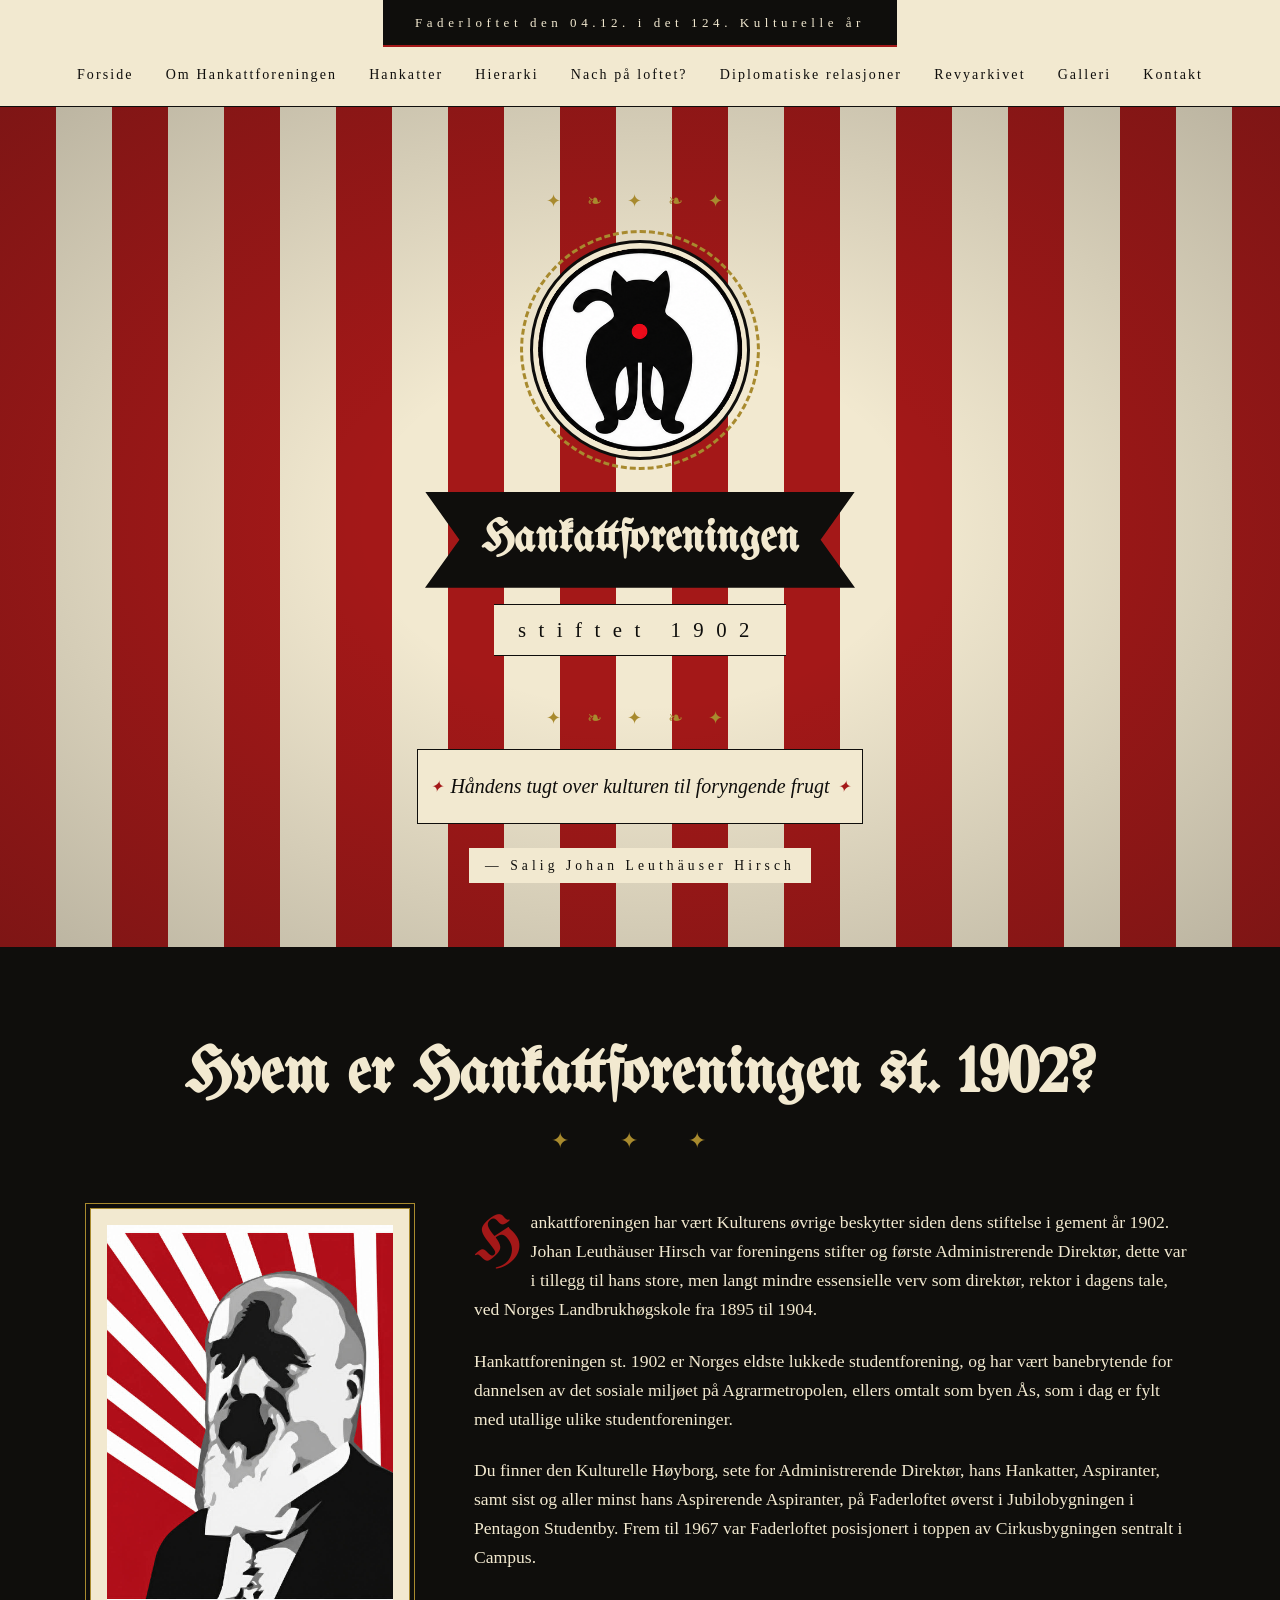
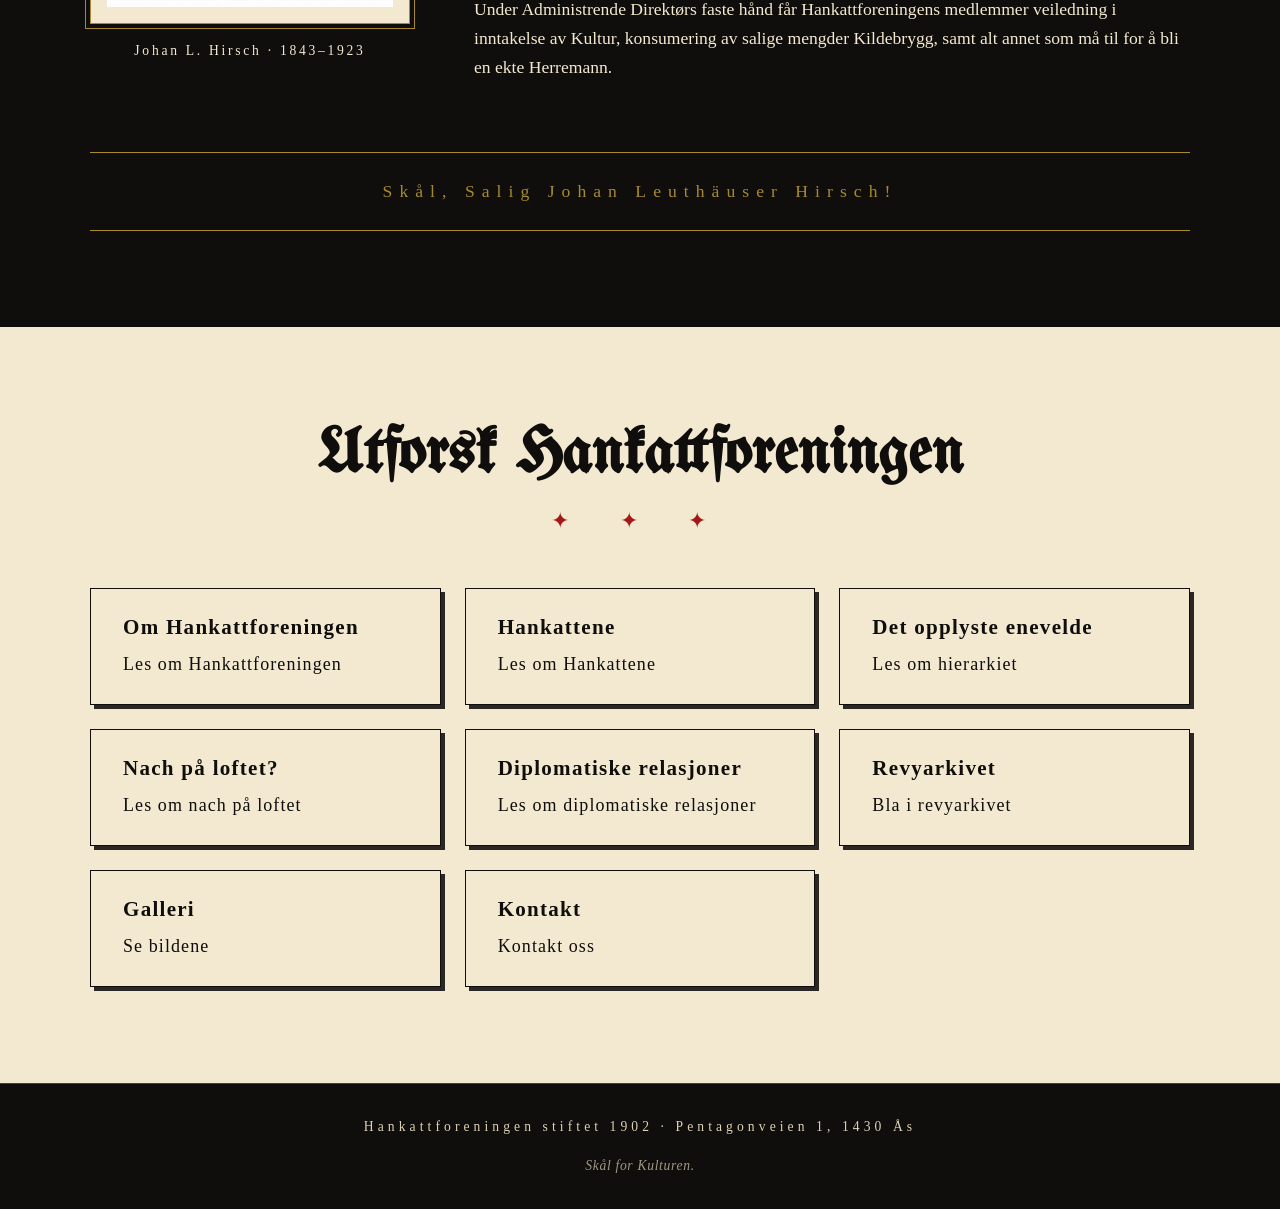
<file: index.html>
<!DOCTYPE html>
<html lang="nb">
<head>
  <meta charset="UTF-8">
  <meta name="viewport" content="width=device-width, initial-scale=1.0">
  <title>Hankattforeningen stiftet 1902</title>
  <meta name="description" content="Hankattforeningen stiftet 1902 holder til på Faderloftet (Hankattloftet) i Pentagon Studentby i Ås. Les om foreningen, Hankattene og nach på loftet.">
  <link rel="icon" type="image/svg+xml" href="images/favicon.svg">
  <link rel="preconnect" href="https://fonts.googleapis.com">
  <link rel="preconnect" href="https://fonts.gstatic.com" crossorigin>
  <link href="https://fonts.googleapis.com/css2?family=UnifrakturMaguntia&family=IM+Fell+English:ital@0;1&family=IM+Fell+English+SC&display=swap" rel="stylesheet">
  <link rel="stylesheet" href="css/style.css">
</head>
<body>
  <header>
    <div class="top-ribbon">Faderloftet den <span data-live-date></span>. i det <span data-cultural-year></span>. Kulturelle år</div>
    <nav class="archaic" aria-label="Hovednavigasjon">
      <a href="index.html">Forside</a>
      <a href="om-hankattforeningen.html">Om Hankattforeningen</a>
      <a href="hankatter.html">Hankatter</a>
      <a href="hierarki.html">Hierarki</a>
      <a href="nach-pa-loftet.html">Nach på loftet?</a>
      <a href="treenighet.html">Diplomatiske relasjoner</a>
      <a href="revyarkivet.html">Revyarkivet</a>
      <a href="galleri.html">Galleri</a>
      <a href="kontakt.html">Kontakt</a>
    </nav>
  </header>

  <main>
    <section class="hero stripes">
      <div class="circus-ornament">✦ ❧ ✦ ❧ ✦</div>
      <div class="circus-frame">
        <img class="circus-emblem" src="images/bareræva.png" alt="Katteræva – Hankattforeningens logo" width="552" height="487">
      </div>
      <h1 class="circus-banner">Hankattforeningen</h1>
      <div class="hero-est">stiftet 1902</div>
      <div class="circus-ornament">✦ ❧ ✦ ❧ ✦</div>
      <div class="hero-motto">Håndens tugt over kulturen til foryngende frugt</div>
      <div class="hero-attrib">— Salig Johan Leuthäuser Hirsch</div>
    </section>

    <section class="content section-dark">
      <div class="container">
        <h2 class="headline">Hvem er Hankattforeningen st. 1902?</h2>
        <div class="ornament">✦ ✦ ✦</div>
        <div class="about-grid">
          <div>
            <div class="hirsch-frame">
              <div class="hirsch-portrait"><img src="images/Hirsch-logo.jpeg" alt="Portrett av Johan L. Hirsch"></div>
            </div>
            <div class="hirsch-caption" style="color: var(--paper);">Johan L. Hirsch · 1843–1923</div>
          </div>

          <div class="about-text">
            <p class="first-letter">Hankattforeningen har vært Kulturens øvrige beskytter siden dens stiftelse i gement år 1902. Johan Leuthäuser Hirsch var foreningens stifter og første Administrerende Direktør, dette var i tillegg til hans store, men langt mindre essensielle verv som direktør, rektor i dagens tale, ved Norges Landbrukhøgskole fra 1895 til 1904.</p>

            <p>Hankattforeningen st. 1902 er Norges eldste lukkede studentforening, og har vært banebrytende for dannelsen av det sosiale miljøet på Agrarmetropolen, ellers omtalt som byen Ås, som i dag er fylt med utallige ulike studentforeninger.</p>

            <p>Du finner den Kulturelle Høyborg, sete for Administrerende Direktør, hans Hankatter, Aspiranter, samt sist og aller minst hans Aspirerende Aspiranter, på Faderloftet øverst i Jubilobygningen i Pentagon Studentby. Frem til 1967 var Faderloftet posisjonert i toppen av Cirkusbygningen sentralt i Campus.</p>

            <p>Under Administrende Direktørs faste hånd får Hankattforeningens medlemmer veiledning i inntakelse av Kultur, konsumering av salige mengder Kildebrygg, samt alt annet som må til for å bli en ekte Herremann.</p>
          </div>
        </div>

        <div class="skol-cry">Skål, Salig Johan Leuthäuser Hirsch!</div>
      </div>
    </section>

    <section class="content">
      <div class="container">
        <h2 class="headline">Utforsk Hankattforeningen</h2>
        <div class="ornament">✦ ✦ ✦</div>
        <div class="link-grid">
          <article class="link-card">
            <h3>Om Hankattforeningen</h3>
            <a href="om-hankattforeningen.html">Les om Hankattforeningen</a>
          </article>
          <article class="link-card">
            <h3>Hankattene</h3>
            <a href="hankatter.html">Les om Hankattene</a>
          </article>

          <article class="link-card">
            <h3>Det opplyste enevelde</h3>
            <a href="hierarki.html">Les om hierarkiet</a>
          </article>

          <article class="link-card">
            <h3>Nach på loftet?</h3>
            <a href="nach-pa-loftet.html">Les om nach på loftet</a>
          </article>

          <article class="link-card">
            <h3>Diplomatiske relasjoner</h3>
            <a href="treenighet.html">Les om diplomatiske relasjoner</a>
          </article>

          <article class="link-card">
            <h3>Revyarkivet</h3>
            <a href="revyarkivet.html">Bla i revyarkivet</a>
          </article>
          <article class="link-card">
            <h3>Galleri</h3>
            <a href="galleri.html">Se bildene</a>
          </article>
          <article class="link-card">
            <h3>Kontakt</h3>
            <a href="kontakt.html">Kontakt oss</a>
          </article>
        </div>
      </div>
    </section>
  </main>

  <footer>
    Hankattforeningen stiftet 1902 · Pentagonveien 1, 1430 Ås
    <div class="stamp">Skål for Kulturen.</div>
  </footer>
  <script src="js/live-date.js"></script>
</body>
</html>
</file>
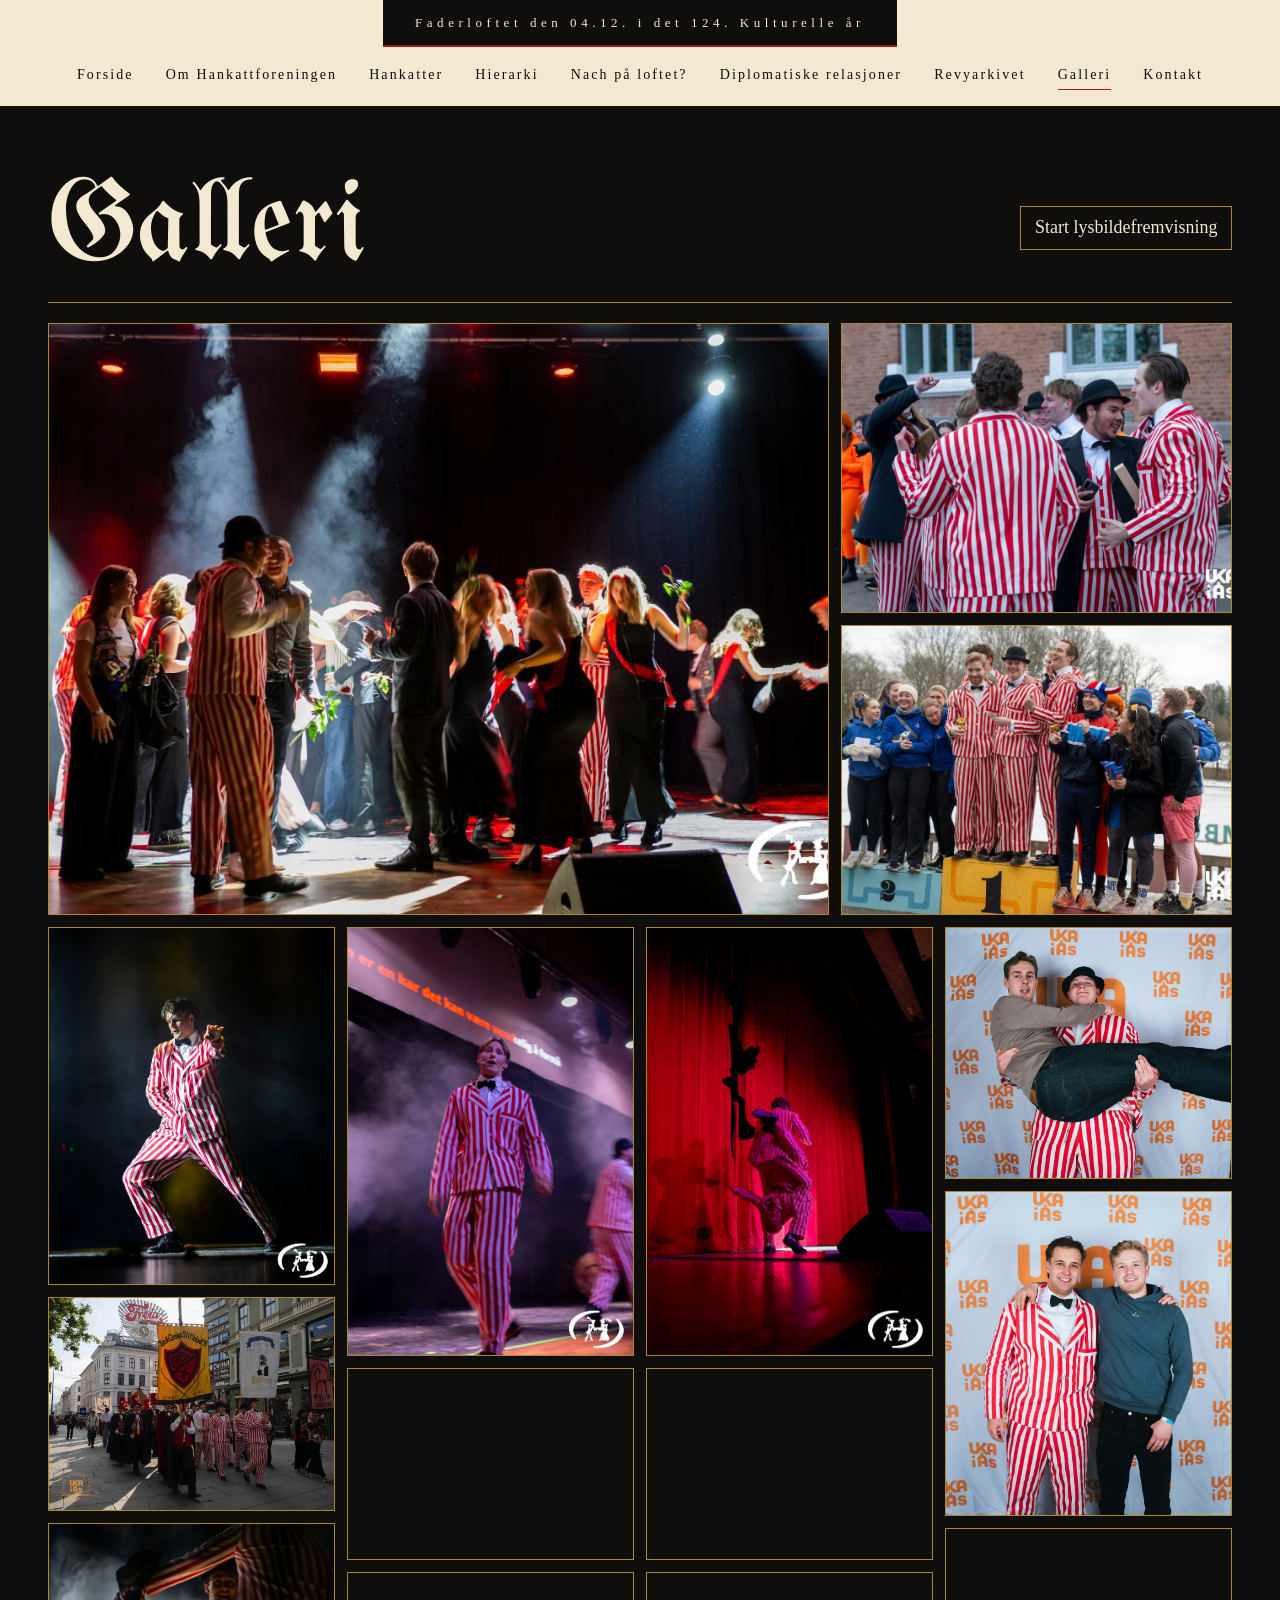
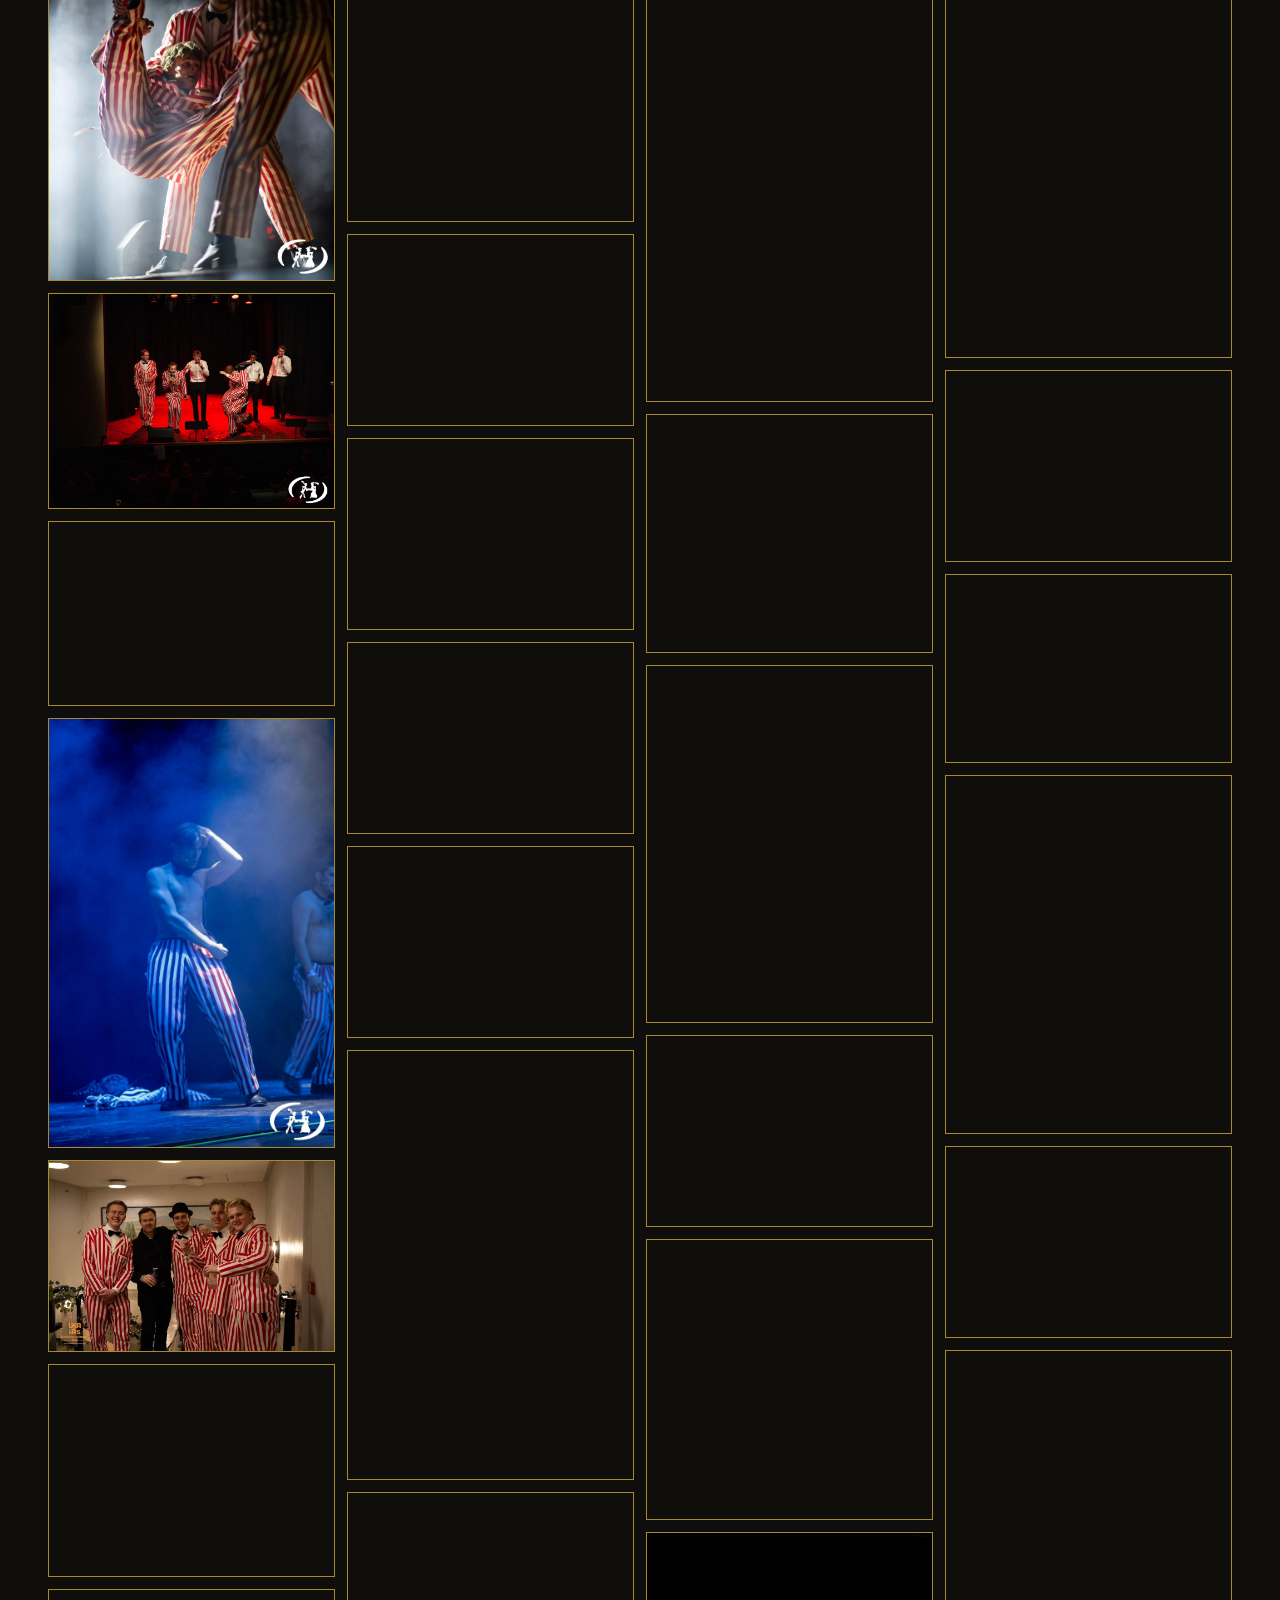
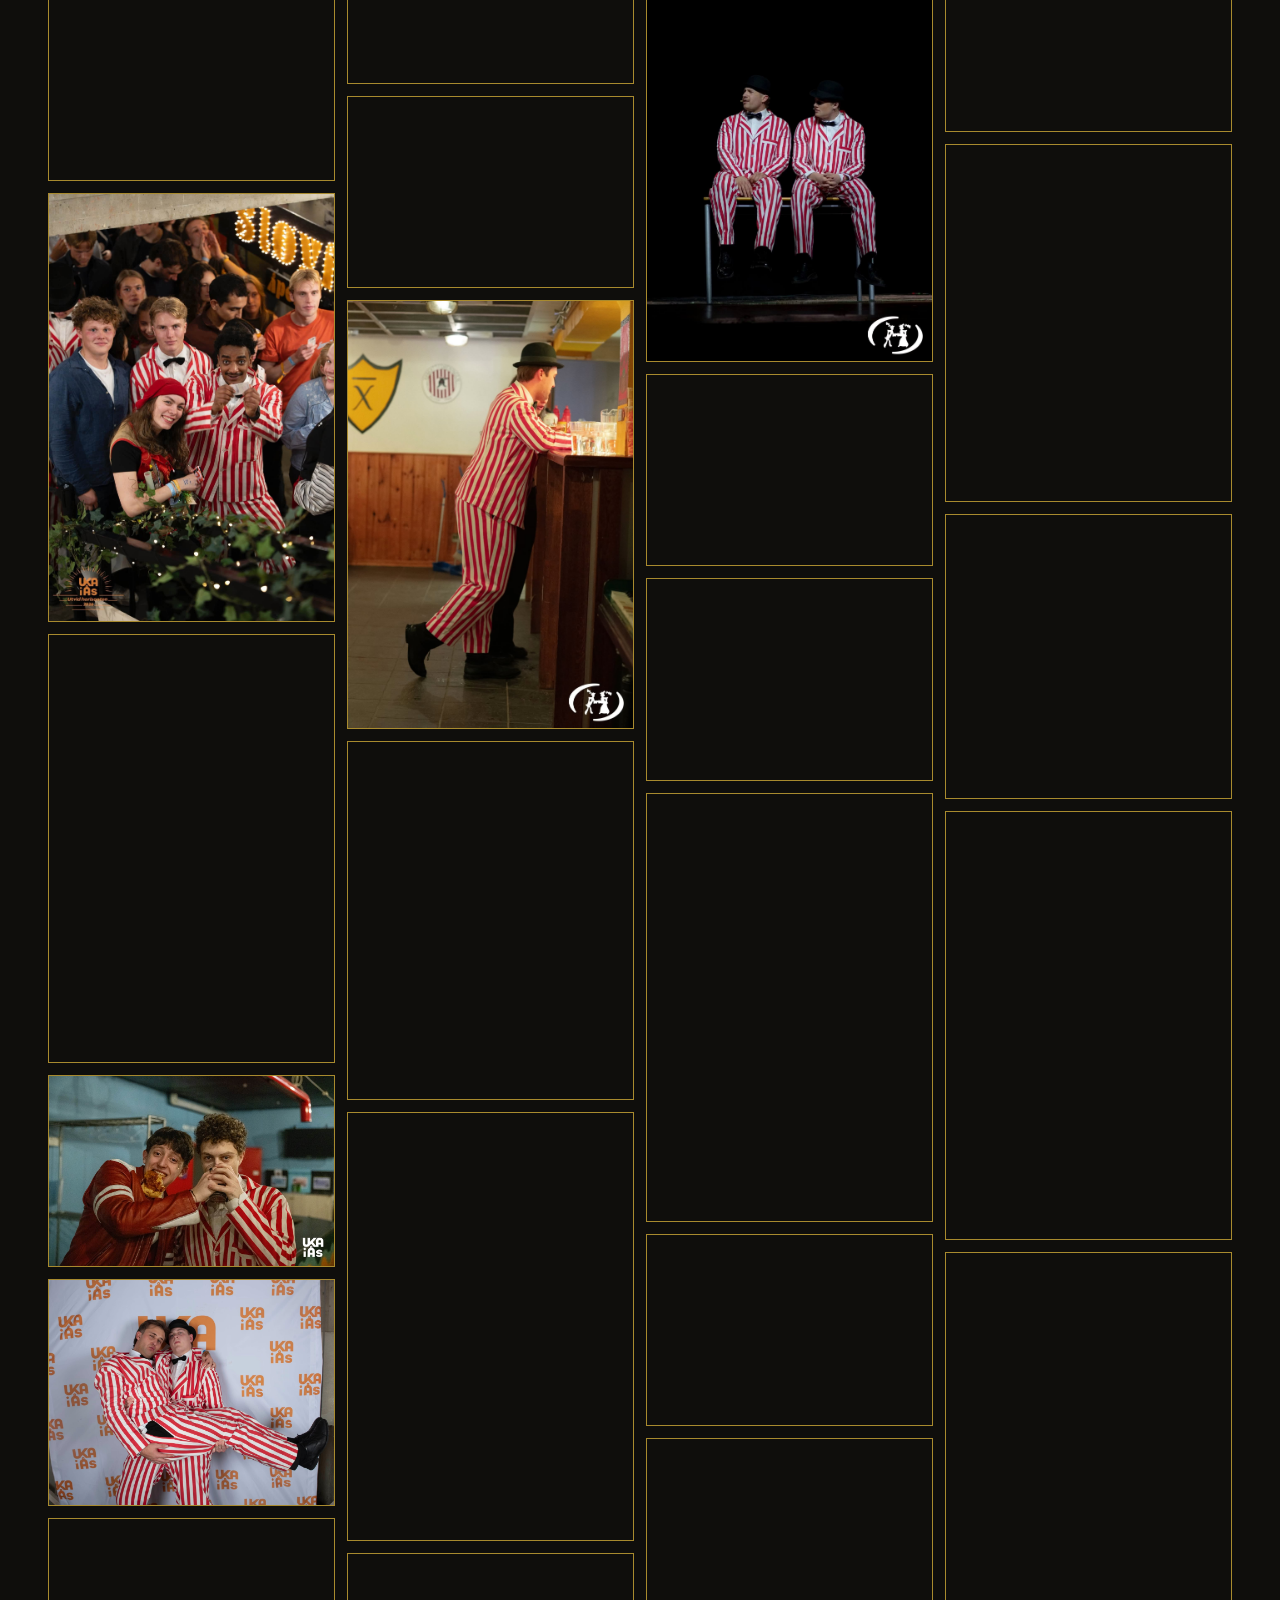
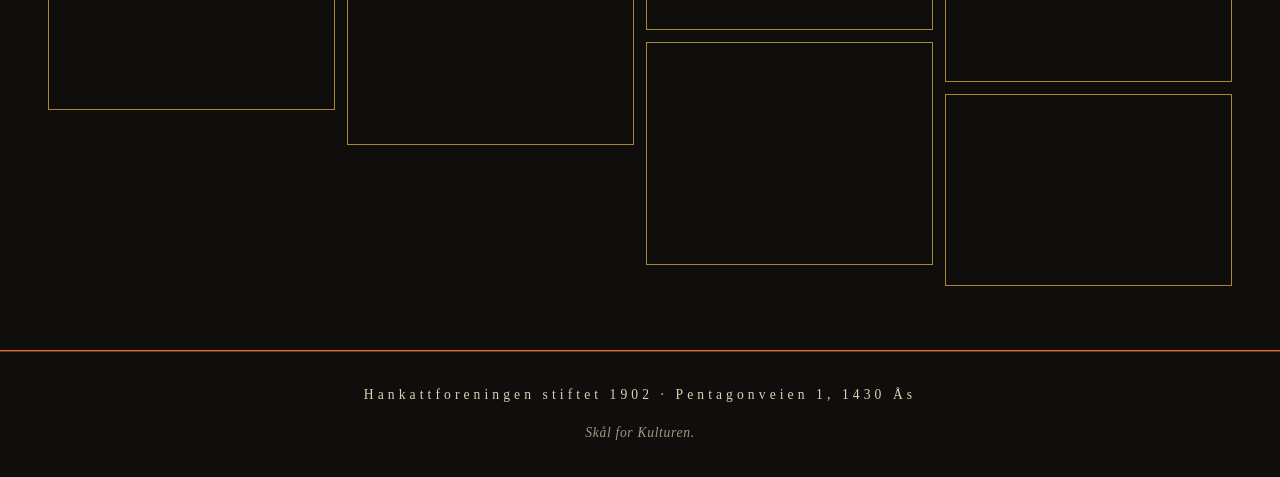
<file: galleri.html>
<!DOCTYPE html>
<html lang="nb">
<head>
  <meta charset="UTF-8">
  <meta name="viewport" content="width=device-width, initial-scale=1.0">
  <title>Galleri | Hankattforeningen stiftet 1902</title>
  <meta name="description" content="Bilder fra Hankattforeningens revyer, opptog og foreningsliv.">
  <link rel="icon" type="image/svg+xml" href="images/favicon.svg">
  <link rel="preconnect" href="https://fonts.googleapis.com">
  <link rel="preconnect" href="https://fonts.gstatic.com" crossorigin>
  <link href="https://fonts.googleapis.com/css2?family=UnifrakturMaguntia&family=IM+Fell+English:ital@0;1&family=IM+Fell+English+SC&display=swap" rel="stylesheet">
  <link rel="stylesheet" href="css/style.css">
  <link rel="stylesheet" href="css/galleri.css">
</head>
<body>
  <header>
    <div class="top-ribbon">Faderloftet den <span data-live-date></span>. i det <span data-cultural-year></span>. Kulturelle år</div>
    <nav class="archaic" aria-label="Hovednavigasjon">
      <a href="index.html">Forside</a>
      <a href="om-hankattforeningen.html">Om Hankattforeningen</a>
      <a href="hankatter.html">Hankatter</a>
      <a href="hierarki.html">Hierarki</a>
      <a href="nach-pa-loftet.html">Nach på loftet?</a>
      <a href="treenighet.html">Diplomatiske relasjoner</a>
      <a href="revyarkivet.html">Revyarkivet</a>
      <a href="galleri.html" aria-current="page">Galleri</a>
      <a href="kontakt.html">Kontakt</a>
    </nav>
  </header>

  <main class="gallery section-dark">
    <div class="gallery-inner">
      <div class="gallery-heading">
        <h1>Galleri</h1>
        <button class="gallery-button" type="button" data-start hidden>Start lysbildefremvisning</button>
      </div>
      <div class="gallery-featured">
        <a class="gallery-photo" href="images/Galleribilder/cb8c49be-0615-423b-a7ff-891c3353e102.jpg">
          <img src="images/Galleribilder/cb8c49be-0615-423b-a7ff-891c3353e102.jpg" alt="Ensemblet samlet på scenen" width="2048" height="1365" decoding="async">
        </a>
        <a class="gallery-photo" href="images/Galleribilder/03b4664c-ba17-4aca-b898-e5dd7baa9410.jpg">
          <img src="images/Galleribilder/03b4664c-ba17-4aca-b898-e5dd7baa9410.jpg" alt="Hankatter i stripete dresser samlet utendørs" width="2048" height="1366" decoding="async">
        </a>
        <a class="gallery-photo" href="images/Galleribilder/05074041-90de-4c1c-a6c5-806e0496b9ee.jpg">
          <img src="images/Galleribilder/05074041-90de-4c1c-a6c5-806e0496b9ee.jpg" alt="Gruppe på en seierspall utendørs" width="2048" height="1366" decoding="async">
        </a>
      </div>

      <div class="gallery-grid">
        <a class="gallery-photo" href="images/Galleribilder/1f2d4dac-c654-4056-af24-364c1bcc02b7.jpg">
          <img src="images/Galleribilder/1f2d4dac-c654-4056-af24-364c1bcc02b7.jpg" alt="Hankatt i et sprang på scenen" width="1638" height="2048" loading="lazy" decoding="async">
        </a>
        <a class="gallery-photo" href="images/Galleribilder/ebf2b0ca-8710-4c28-8e36-0d027affcd87.jpg">
          <img src="images/Galleribilder/ebf2b0ca-8710-4c28-8e36-0d027affcd87.jpg" alt="Opptog gjennom en bygate med en stor fane" width="2048" height="1522" loading="lazy" decoding="async">
        </a>
        <a class="gallery-photo" href="images/Galleribilder/be8384c7-2587-4085-a706-3e151e91800c.jpg">
          <img src="images/Galleribilder/be8384c7-2587-4085-a706-3e151e91800c.jpg" alt="Stripete kostyme i en dramatisk lyskjegle" width="1638" height="2048" loading="lazy" decoding="async">
        </a>
        <a class="gallery-photo" href="images/Galleribilder/4f3c7c40-c3ec-401c-a189-357311fdecac.jpg">
          <img src="images/Galleribilder/4f3c7c40-c3ec-401c-a189-357311fdecac.jpg" alt="En gruppe skuespillere i rødt scenelys" width="2048" height="1536" loading="lazy" decoding="async">
        </a>
        <a class="gallery-photo" href="images/Galleribilder/3dafded3-2a36-45f1-8116-ae96989d3a95.jpg">
          <img src="images/Galleribilder/3dafded3-2a36-45f1-8116-ae96989d3a95.jpg" alt="Hankatt med flosshatt sammen med to gjester" width="2048" height="1316" loading="lazy" decoding="async">
        </a>
        <a class="gallery-photo" href="images/Galleribilder/6003a693-6253-4734-8cd4-fd798904df94.jpg">
          <img src="images/Galleribilder/6003a693-6253-4734-8cd4-fd798904df94.jpg" alt="Hankatt i silhuett i blått lys" width="1365" height="2048" loading="lazy" decoding="async">
        </a>
        <a class="gallery-photo" href="images/Galleribilder/3a33cc15-a187-4990-92f0-28e09fd9bd7b.jpg">
          <img src="images/Galleribilder/3a33cc15-a187-4990-92f0-28e09fd9bd7b.jpg" alt="Hankatter samlet til gruppebilde innendørs" width="2048" height="1366" loading="lazy" decoding="async">
        </a>
        <a class="gallery-photo" href="images/Galleribilder/a418066f-7848-46cb-b22f-f4812567154a.jpg">
          <img src="images/Galleribilder/a418066f-7848-46cb-b22f-f4812567154a.jpg" alt="Hankatt i svart hatt foran en rød gardin" width="2048" height="1516" loading="lazy" decoding="async">
        </a>
        <a class="gallery-photo" href="images/Galleribilder/b334a3a8-06f0-4469-90bd-ee8ed136a4c4.jpg">
          <img src="images/Galleribilder/b334a3a8-06f0-4469-90bd-ee8ed136a4c4.jpg" alt="Opptog med faner og fargerike dresser" width="2048" height="1366" loading="lazy" decoding="async">
        </a>
        <a class="gallery-photo" href="images/Galleribilder/07b2c11b-b204-45cc-8e8f-0dbd259a08d1.jpg">
          <img src="images/Galleribilder/07b2c11b-b204-45cc-8e8f-0dbd259a08d1.jpg" alt="Publikum og Hankatter rundt et bord" width="1366" height="2048" loading="lazy" decoding="async">
        </a>
        <a class="gallery-photo" href="images/Galleribilder/1242cd8d-935f-473f-a362-c6317fdd45d3.jpg">
          <img src="images/Galleribilder/1242cd8d-935f-473f-a362-c6317fdd45d3.jpg" alt="Hankatter i opptog mellom bygårder" width="1366" height="2048" loading="lazy" decoding="async">
        </a>
        <a class="gallery-photo" href="images/Galleribilder/12aa3d41-29a4-4fec-90f2-241510e01c17.jpg">
          <img src="images/Galleribilder/12aa3d41-29a4-4fec-90f2-241510e01c17.jpg" alt="To Hankatter sitter tett sammen" width="2048" height="1366" loading="lazy" decoding="async">
        </a>
        <a class="gallery-photo" href="images/Galleribilder/14fbea6b-d45d-4d15-87d9-3f4fec3cfe42.jpg">
          <img src="images/Galleribilder/14fbea6b-d45d-4d15-87d9-3f4fec3cfe42.jpg" alt="To Hankatter poserer i stripete dresser" width="2048" height="1611" loading="lazy" decoding="async">
        </a>
        <a class="gallery-photo" href="images/Galleribilder/1532dc59-f610-4608-9383-afd55ac3ec0e.jpg">
          <img src="images/Galleribilder/1532dc59-f610-4608-9383-afd55ac3ec0e.jpg" alt="En rekke skuespillere i blått scenelys" width="2048" height="1366" loading="lazy" decoding="async">
        </a>
        <a class="gallery-photo" href="images/Galleribilder/1c7b0d34-9ffc-4712-952b-5dff36f7d36a.jpg">
          <img src="images/Galleribilder/1c7b0d34-9ffc-4712-952b-5dff36f7d36a.jpg" alt="Hankatt går over scenen i lilla lys" width="1365" height="2048" loading="lazy" decoding="async">
        </a>
        <a class="gallery-photo" href="images/Galleribilder/2459ae42-3cd0-4e9a-a88b-4bcbba6f7efd.jpg">
          <img src="images/Galleribilder/2459ae42-3cd0-4e9a-a88b-4bcbba6f7efd.jpg" alt="Deltakere samlet ved en utendørs løype" width="2048" height="1366" loading="lazy" decoding="async">
        </a>
        <a class="gallery-photo" href="images/Galleribilder/2c2d7a0a-6829-4911-85f3-061918ff786c.jpg">
          <img src="images/Galleribilder/2c2d7a0a-6829-4911-85f3-061918ff786c.jpg" alt="Hankatt med kostyme og rød lue i en gang" width="2048" height="1778" loading="lazy" decoding="async">
        </a>
        <a class="gallery-photo" href="images/Galleribilder/2e4ad65e-2f61-4baa-bec0-85053bd9a292.jpg">
          <img src="images/Galleribilder/2e4ad65e-2f61-4baa-bec0-85053bd9a292.jpg" alt="Hankatt sittende i et dunkelt rom" width="2048" height="1366" loading="lazy" decoding="async">
        </a>
        <a class="gallery-photo" href="images/Galleribilder/301abd50-8b6b-40ef-9b85-91f18938b768.jpg">
          <img src="images/Galleribilder/301abd50-8b6b-40ef-9b85-91f18938b768.jpg" alt="Skuespiller i rødt lys på en mørk scene" width="2048" height="1366" loading="lazy" decoding="async">
        </a>
        <a class="gallery-photo" href="images/Galleribilder/38a9698d-166e-4ac9-8d28-3d210ce7d932.jpg">
          <img src="images/Galleribilder/38a9698d-166e-4ac9-8d28-3d210ce7d932.jpg" alt="Gruppe i blått og røde striper utendørs" width="2048" height="1366" loading="lazy" decoding="async">
        </a>
        <a class="gallery-photo" href="images/Galleribilder/3bb93c59-afde-493a-b33f-fe038ae5f6ba.jpg">
          <img src="images/Galleribilder/3bb93c59-afde-493a-b33f-fe038ae5f6ba.jpg" alt="Tre Hankatter foran en logovegg" width="2048" height="1365" loading="lazy" decoding="async">
        </a>
        <a class="gallery-photo" href="images/Galleribilder/426b8cda-633e-46ad-be3c-6d8d940f8c20.jpg">
          <img src="images/Galleribilder/426b8cda-633e-46ad-be3c-6d8d940f8c20.jpg" alt="Skuespiller i blått scenelys" width="1365" height="2048" loading="lazy" decoding="async">
        </a>
        <a class="gallery-photo" href="images/Galleribilder/477d0130-5227-4909-bc74-82c3a44bffc2.jpg">
          <img src="images/Galleribilder/477d0130-5227-4909-bc74-82c3a44bffc2.jpg" alt="En gruppe skuespillere på en mørklagt scene" width="2048" height="1366" loading="lazy" decoding="async">
        </a>
        <a class="gallery-photo" href="images/Galleribilder/4d0bc349-d487-442f-bd50-b5567d40bde0.jpg">
          <img src="images/Galleribilder/4d0bc349-d487-442f-bd50-b5567d40bde0.jpg" alt="Hankatter på rekke i snøen" width="2048" height="1366" loading="lazy" decoding="async">
        </a>
        <a class="gallery-photo" href="images/Galleribilder/53a67ba6-a52c-4128-b549-af25ced4297e.jpg">
          <img src="images/Galleribilder/53a67ba6-a52c-4128-b549-af25ced4297e.jpg" alt="Hankatt lener seg over en disk" width="1365" height="2048" loading="lazy" decoding="async">
        </a>
        <a class="gallery-photo" href="images/Galleribilder/5f276752-c0d8-400b-8785-bb85f463408d.jpg">
          <img src="images/Galleribilder/5f276752-c0d8-400b-8785-bb85f463408d.jpg" alt="Hankatt med stor hatt under blått scenelys" width="1638" height="2048" loading="lazy" decoding="async">
        </a>
        <a class="gallery-photo" href="images/Galleribilder/6553e7cc-669d-49d4-919e-747742ede48c.jpg">
          <img src="images/Galleribilder/6553e7cc-669d-49d4-919e-747742ede48c.jpg" alt="Skuespillere i en smal lyskjegle" width="1365" height="2048" loading="lazy" decoding="async">
        </a>
        <a class="gallery-photo" href="images/Galleribilder/69b64239-2367-4564-bb46-29dcb3711949.jpg">
          <img src="images/Galleribilder/69b64239-2367-4564-bb46-29dcb3711949.jpg" alt="To skuespillere foran en grønn bakgrunn" width="2048" height="1366" loading="lazy" decoding="async">
        </a>
        <a class="gallery-photo" href="images/Galleribilder/6de17961-00c2-4744-b895-b4de0db2d6fe.jpg">
          <img src="images/Galleribilder/6de17961-00c2-4744-b895-b4de0db2d6fe.jpg" alt="Skuespiller foran en rød scenegardin" width="1365" height="2048" loading="lazy" decoding="async">
        </a>
        <a class="gallery-photo" href="images/Galleribilder/7c02890b-3bfa-4d1e-b2e9-72b55162a5fc.jpg">
          <img src="images/Galleribilder/7c02890b-3bfa-4d1e-b2e9-72b55162a5fc.jpg" alt="To Hankatter foran en murbygning om vinteren" width="2048" height="1366" loading="lazy" decoding="async">
        </a>
        <a class="gallery-photo" href="images/Galleribilder/855a22b1-61ab-46c5-82b0-e60bb14721da.jpg">
          <img src="images/Galleribilder/855a22b1-61ab-46c5-82b0-e60bb14721da.jpg" alt="Hankatt på scenen med rødt og blått lys" width="1365" height="2048" loading="lazy" decoding="async">
        </a>
        <a class="gallery-photo" href="images/Galleribilder/8722812a-33be-43cc-bd6c-d3315d2bbaa2.jpg">
          <img src="images/Galleribilder/8722812a-33be-43cc-bd6c-d3315d2bbaa2.jpg" alt="To Hankatter foran en lys logovegg" width="2048" height="1700" loading="lazy" decoding="async">
        </a>
        <a class="gallery-photo" href="images/Galleribilder/98db08d1-0e5e-46f9-8c85-dcd3284cb62f.jpg">
          <img src="images/Galleribilder/98db08d1-0e5e-46f9-8c85-dcd3284cb62f.jpg" alt="Hankatt foran et rødt sceneteppe" width="1638" height="2048" loading="lazy" decoding="async">
        </a>
        <a class="gallery-photo" href="images/Galleribilder/9c1c7fd3-5022-4ef5-8e33-35553a30645c.jpg">
          <img src="images/Galleribilder/9c1c7fd3-5022-4ef5-8e33-35553a30645c.jpg" alt="Hankatter på lange lag-ski" width="2048" height="1366" loading="lazy" decoding="async">
        </a>
        <a class="gallery-photo" href="images/Galleribilder/a7a7c107-46eb-46d6-aa0b-8215edaa570c.jpg">
          <img src="images/Galleribilder/a7a7c107-46eb-46d6-aa0b-8215edaa570c.jpg" alt="To Hankatter i stripete dresser utendørs" width="2048" height="2008" loading="lazy" decoding="async">
        </a>
        <a class="gallery-photo" href="images/Galleribilder/acf706b3-b5fe-41e0-ab35-9c912583eace.jpg">
          <img src="images/Galleribilder/acf706b3-b5fe-41e0-ab35-9c912583eace.jpg" alt="To Hankatter sittende sammen på scenen" width="1365" height="2048" loading="lazy" decoding="async">
        </a>
        <a class="gallery-photo" href="images/Galleribilder/ae2115f8-cbc9-4cd5-8ddd-d2d95ca43910.jpg">
          <img src="images/Galleribilder/ae2115f8-cbc9-4cd5-8ddd-d2d95ca43910.jpg" alt="Skuespillere med store rekvisitter i rødt lys" width="2048" height="1366" loading="lazy" decoding="async">
        </a>
        <a class="gallery-photo" href="images/Galleribilder/af9b5f7f-fda6-485e-bb4b-b841fa7adf9b.jpg">
          <img src="images/Galleribilder/af9b5f7f-fda6-485e-bb4b-b841fa7adf9b.jpg" alt="Hankatt løftes foran en logovegg" width="2048" height="1442" loading="lazy" decoding="async">
        </a>
        <a class="gallery-photo" href="images/Galleribilder/bc03c563-b638-46ef-b6c7-13858efdd547.jpg">
          <img src="images/Galleribilder/bc03c563-b638-46ef-b6c7-13858efdd547.jpg" alt="Skuespiller med stor hatt i blått lys" width="1365" height="2048" loading="lazy" decoding="async">
        </a>
        <a class="gallery-photo" href="images/Galleribilder/c1c3fb06-af94-4a2f-b035-60821892f966.jpg">
          <img src="images/Galleribilder/c1c3fb06-af94-4a2f-b035-60821892f966.jpg" alt="Skuespillere på hver sin side av en røykfylt scene" width="2048" height="1365" loading="lazy" decoding="async">
        </a>
        <a class="gallery-photo" href="images/Galleribilder/c2e86375-ef8c-4919-87c9-fe1cc84ac91a.jpg">
          <img src="images/Galleribilder/c2e86375-ef8c-4919-87c9-fe1cc84ac91a.jpg" alt="Hankatter balanserer på lag-ski" width="2048" height="1366" loading="lazy" decoding="async">
        </a>
        <a class="gallery-photo" href="images/Galleribilder/c4998bfa-6dbc-403e-9b50-c54076c363e4.jpg">
          <img src="images/Galleribilder/c4998bfa-6dbc-403e-9b50-c54076c363e4.jpg" alt="Hankatt ved et bord omgitt av gjester" width="2048" height="1583" loading="lazy" decoding="async">
        </a>
        <a class="gallery-photo" href="images/Galleribilder/c4f06fd7-fb89-451c-884c-f93da9f1e3b3.jpg">
          <img src="images/Galleribilder/c4f06fd7-fb89-451c-884c-f93da9f1e3b3.jpg" alt="En person løftes foran en logovegg" width="2048" height="1801" loading="lazy" decoding="async">
        </a>
        <a class="gallery-photo" href="images/Galleribilder/c55b3be4-80da-4b63-a403-7af87b1244aa.jpg">
          <img src="images/Galleribilder/c55b3be4-80da-4b63-a403-7af87b1244aa.jpg" alt="Hankatt og gjest poserer foran en logovegg" width="1807" height="2048" loading="lazy" decoding="async">
        </a>
        <a class="gallery-photo" href="images/Galleribilder/d1a2625c-dd5a-4e41-9d2a-7e603176b3aa.jpg">
          <img src="images/Galleribilder/d1a2625c-dd5a-4e41-9d2a-7e603176b3aa.jpg" alt="En gruppe på en mørk scene i rødt lys" width="1365" height="2048" loading="lazy" decoding="async">
        </a>
        <a class="gallery-photo" href="images/Galleribilder/d553fd64-c9c2-44ff-a056-4f4f6212a0bd.jpg">
          <img src="images/Galleribilder/d553fd64-c9c2-44ff-a056-4f4f6212a0bd.jpg" alt="Skuespillere rundt en opplyst kulisse" width="2048" height="1365" loading="lazy" decoding="async">
        </a>
        <a class="gallery-photo" href="images/Galleribilder/d8f2e389-df26-45a4-958e-6feb06ccbc67.jpg">
          <img src="images/Galleribilder/d8f2e389-df26-45a4-958e-6feb06ccbc67.jpg" alt="Opptog med faner sett fra siden" width="2048" height="1348" loading="lazy" decoding="async">
        </a>
        <a class="gallery-photo" href="images/Galleribilder/db980aca-1f37-415c-8c24-ad0e51d5272d.jpg">
          <img src="images/Galleribilder/db980aca-1f37-415c-8c24-ad0e51d5272d.jpg" alt="Hankatt med utstrakt arm på scenen" width="1638" height="2048" loading="lazy" decoding="async">
        </a>
        <a class="gallery-photo" href="images/Galleribilder/dc9b1143-a7ca-4541-937f-d6e5632dc8f7.jpg">
          <img src="images/Galleribilder/dc9b1143-a7ca-4541-937f-d6e5632dc8f7.jpg" alt="Hankatter og tilskuere ved vinterløypa" width="2048" height="1366" loading="lazy" decoding="async">
        </a>
        <a class="gallery-photo" href="images/Galleribilder/e3bd20ed-4145-4d46-9430-c1a8552d0bd6.jpg">
          <img src="images/Galleribilder/e3bd20ed-4145-4d46-9430-c1a8552d0bd6.jpg" alt="Hankatter blant publikum i en full sal" width="1536" height="2048" loading="lazy" decoding="async">
        </a>
        <a class="gallery-photo" href="images/Galleribilder/e6e50abf-38b6-4139-bc62-daeee89e15fe.jpg">
          <img src="images/Galleribilder/e6e50abf-38b6-4139-bc62-daeee89e15fe.jpg" alt="Skuespillere i kostyme på en mørk scene" width="1638" height="2048" loading="lazy" decoding="async">
        </a>
        <a class="gallery-photo" href="images/Galleribilder/ebc3a85b-3193-44d7-a7f6-a989c622de84.jpg">
          <img src="images/Galleribilder/ebc3a85b-3193-44d7-a7f6-a989c622de84.jpg" alt="To personer med høye hatter i et opptog" width="2048" height="2030" loading="lazy" decoding="async">
        </a>
        <a class="gallery-photo" href="images/Galleribilder/ef94e19f-9b2e-4023-88bc-6f5cda4e6e64.jpg">
          <img src="images/Galleribilder/ef94e19f-9b2e-4023-88bc-6f5cda4e6e64.jpg" alt="Skuespiller i rosa lys foran sceneteppet" width="1365" height="2048" loading="lazy" decoding="async">
        </a>
        <a class="gallery-photo" href="images/Galleribilder/f7a2f4b6-3fb1-4b37-b561-6c3f2de2e4fe.jpg">
          <img src="images/Galleribilder/f7a2f4b6-3fb1-4b37-b561-6c3f2de2e4fe.jpg" alt="Hankatt i rødt scenelys" width="1365" height="2048" loading="lazy" decoding="async">
        </a>
        <a class="gallery-photo" href="images/Galleribilder/f9321cd9-3243-44a2-8018-a64ce64b0008.jpg">
          <img src="images/Galleribilder/f9321cd9-3243-44a2-8018-a64ce64b0008.jpg" alt="Hankatt ved en sti i skogen" width="2048" height="1366" loading="lazy" decoding="async">
        </a>
      </div>
    </div>

    <dialog class="gallery-viewer" aria-label="Bildevisning">
      <button class="gallery-button gallery-close" type="button" data-close autofocus>Lukk ×</button>
      <img class="gallery-full-image" alt="">
      <div class="gallery-controls">
        <button class="gallery-button gallery-arrow" type="button" data-previous aria-label="Forrige bilde">‹</button>
        <span class="gallery-position" aria-live="polite"></span>
        <button class="gallery-button gallery-arrow" type="button" data-next aria-label="Neste bilde">›</button>
        <button class="gallery-button" type="button" data-play>Spill av</button>
      </div>
    </dialog>
  </main>

  <footer>
    Hankattforeningen stiftet 1902 · Pentagonveien 1, 1430 Ås
    <div class="stamp">Skål for Kulturen.</div>
  </footer>
  <script src="js/live-date.js"></script>
  <script src="js/galleri.js"></script>
</body>
</html>
</file>
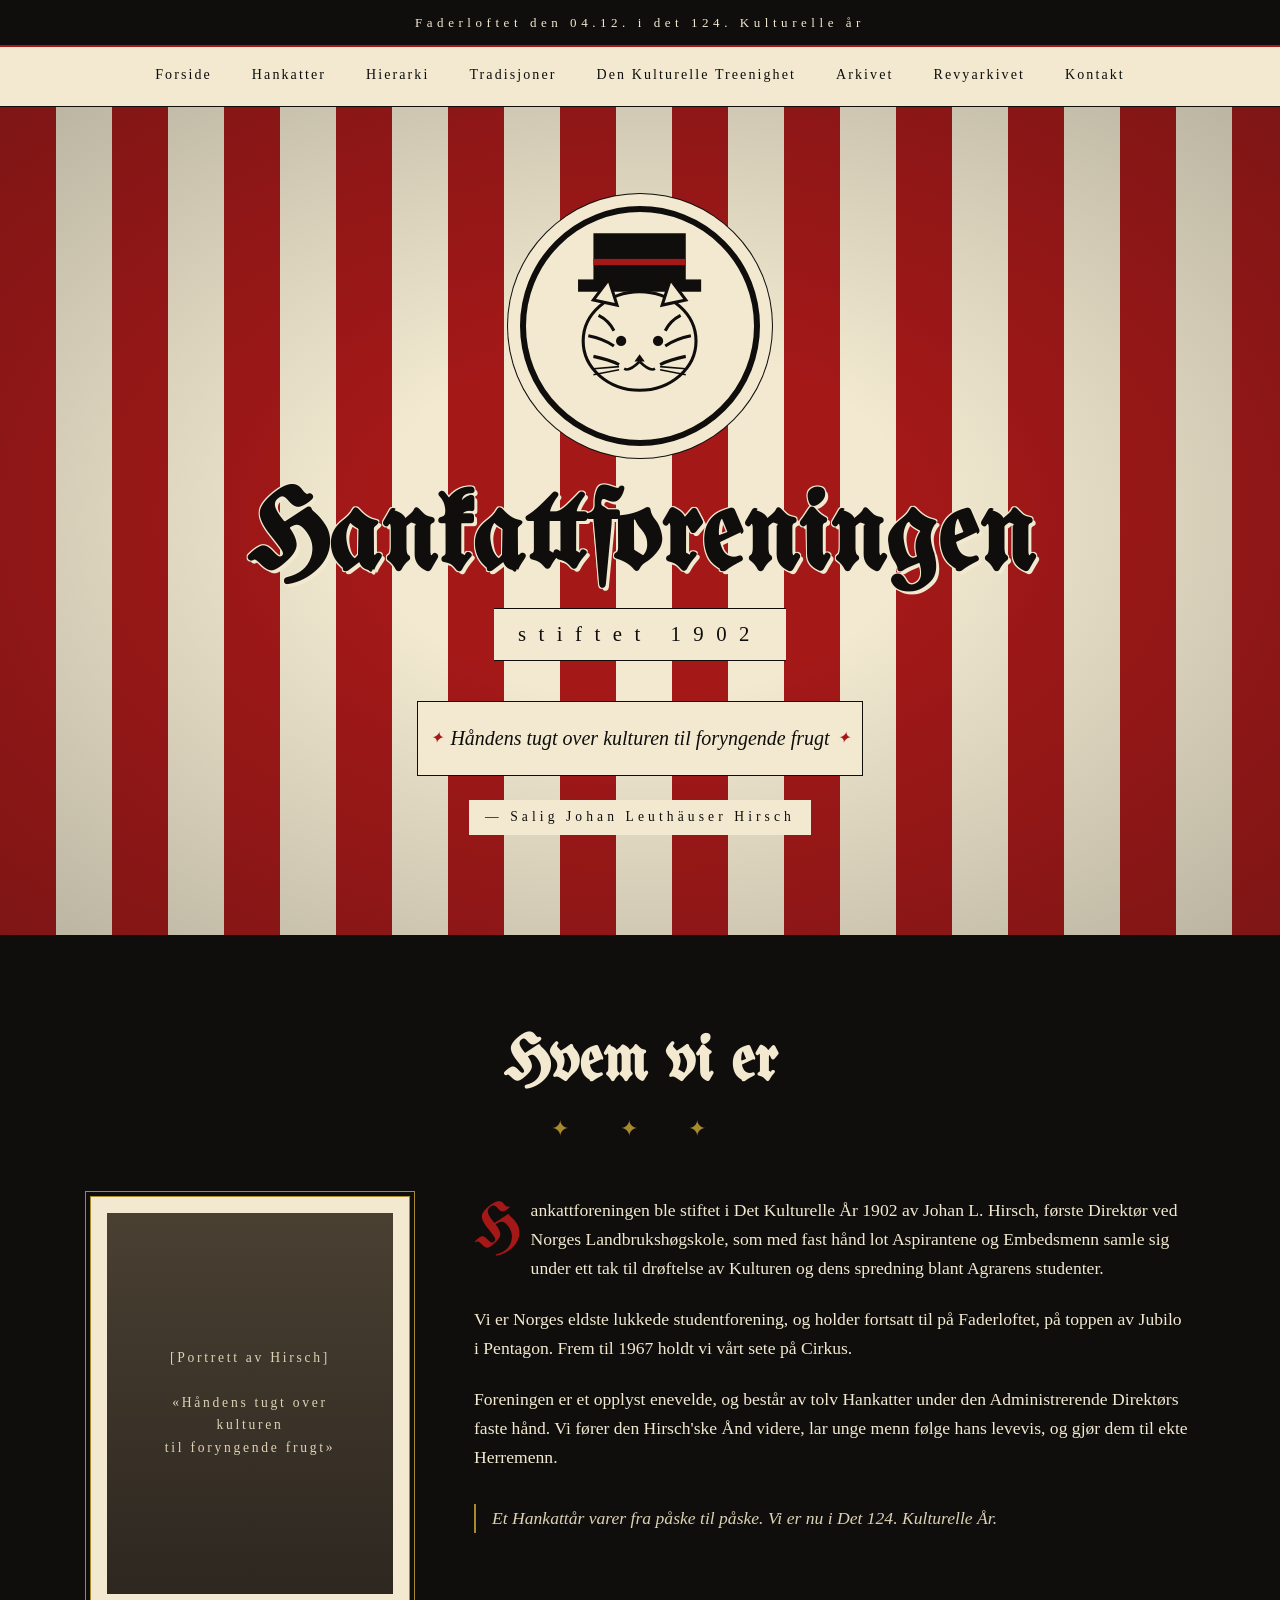
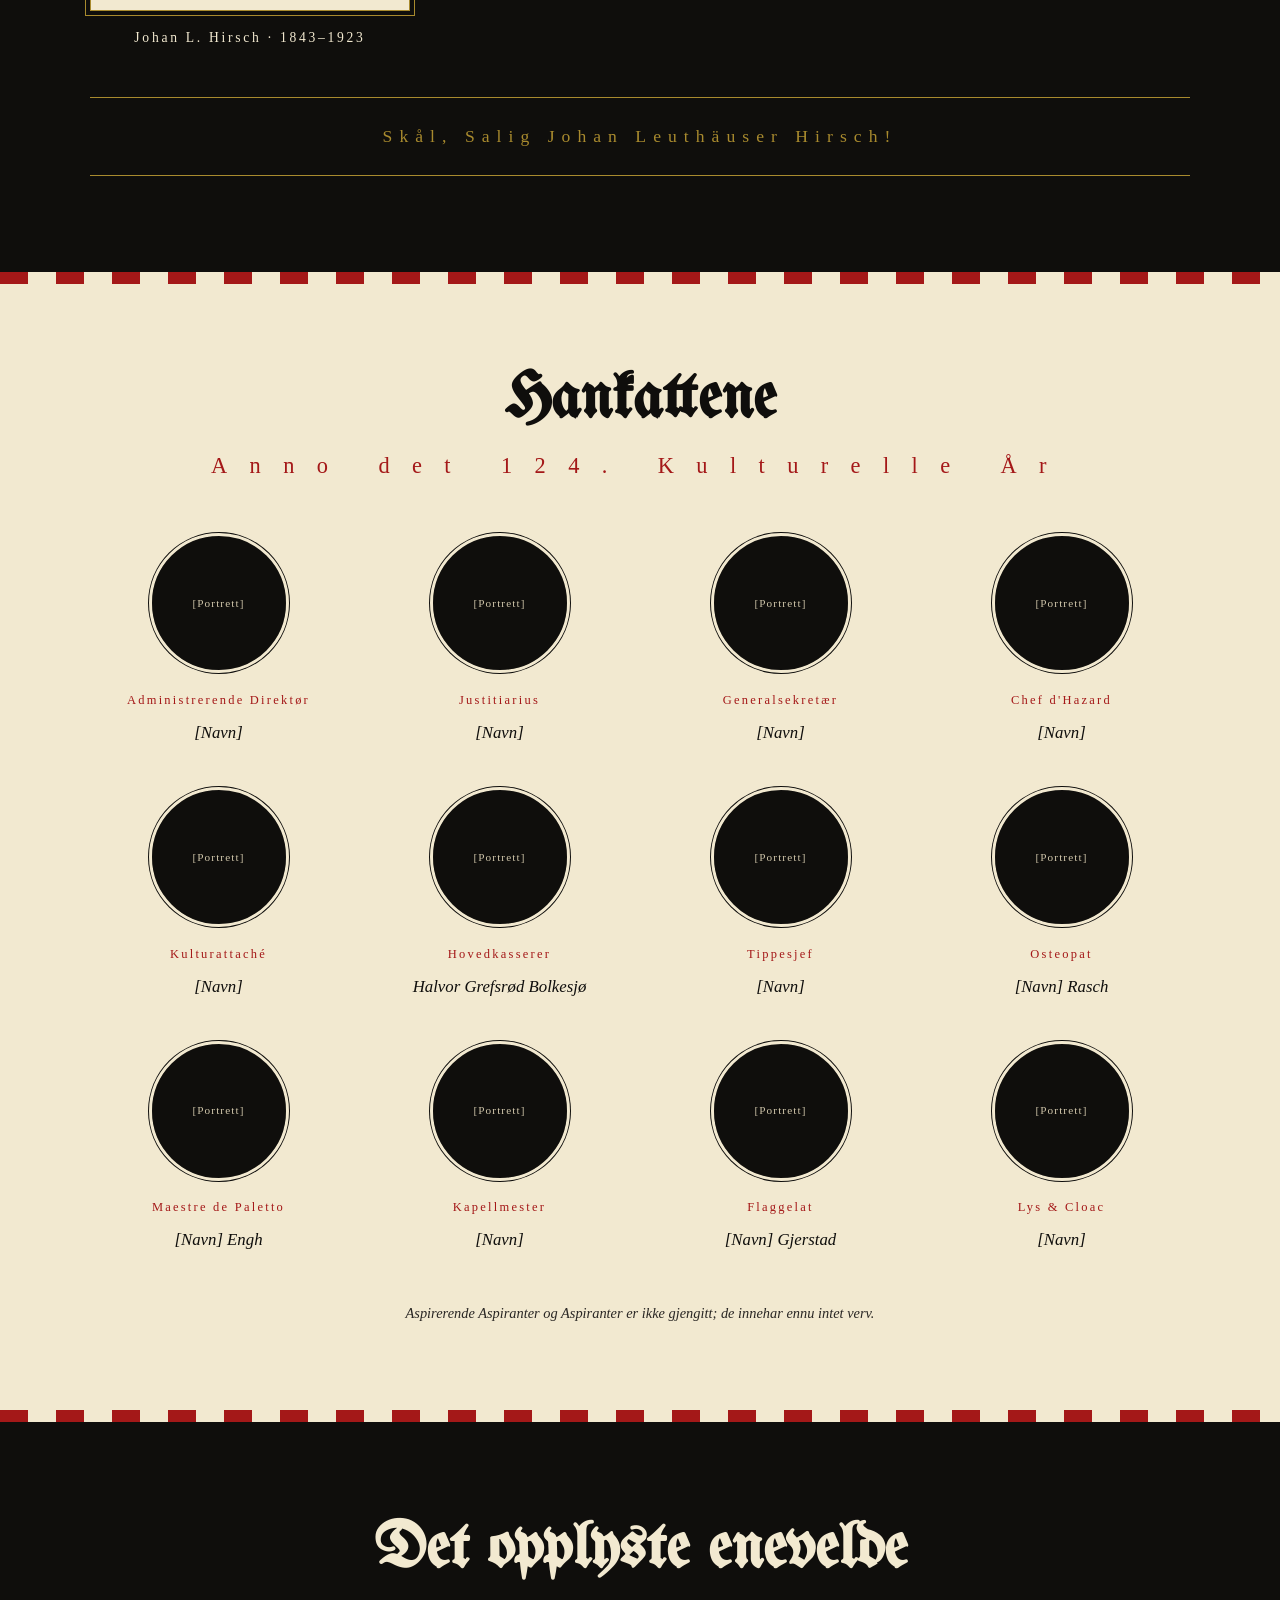
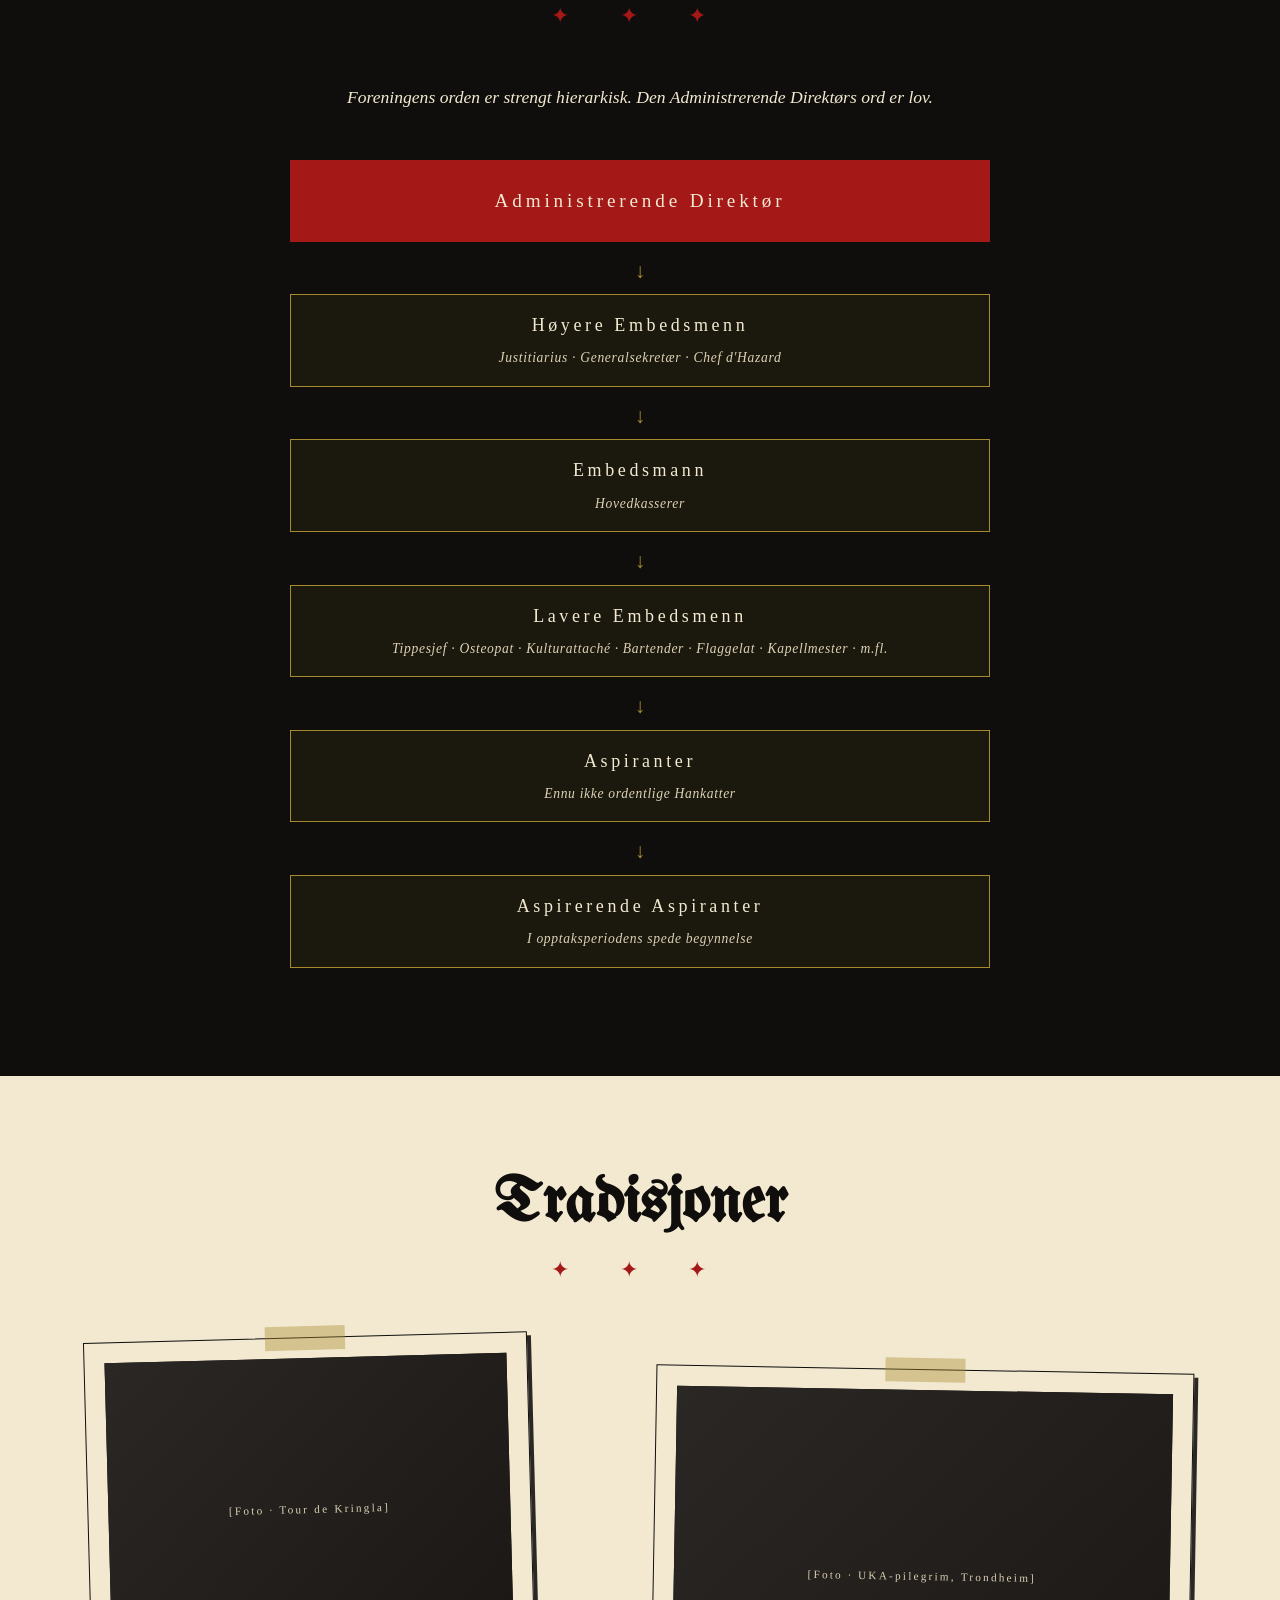
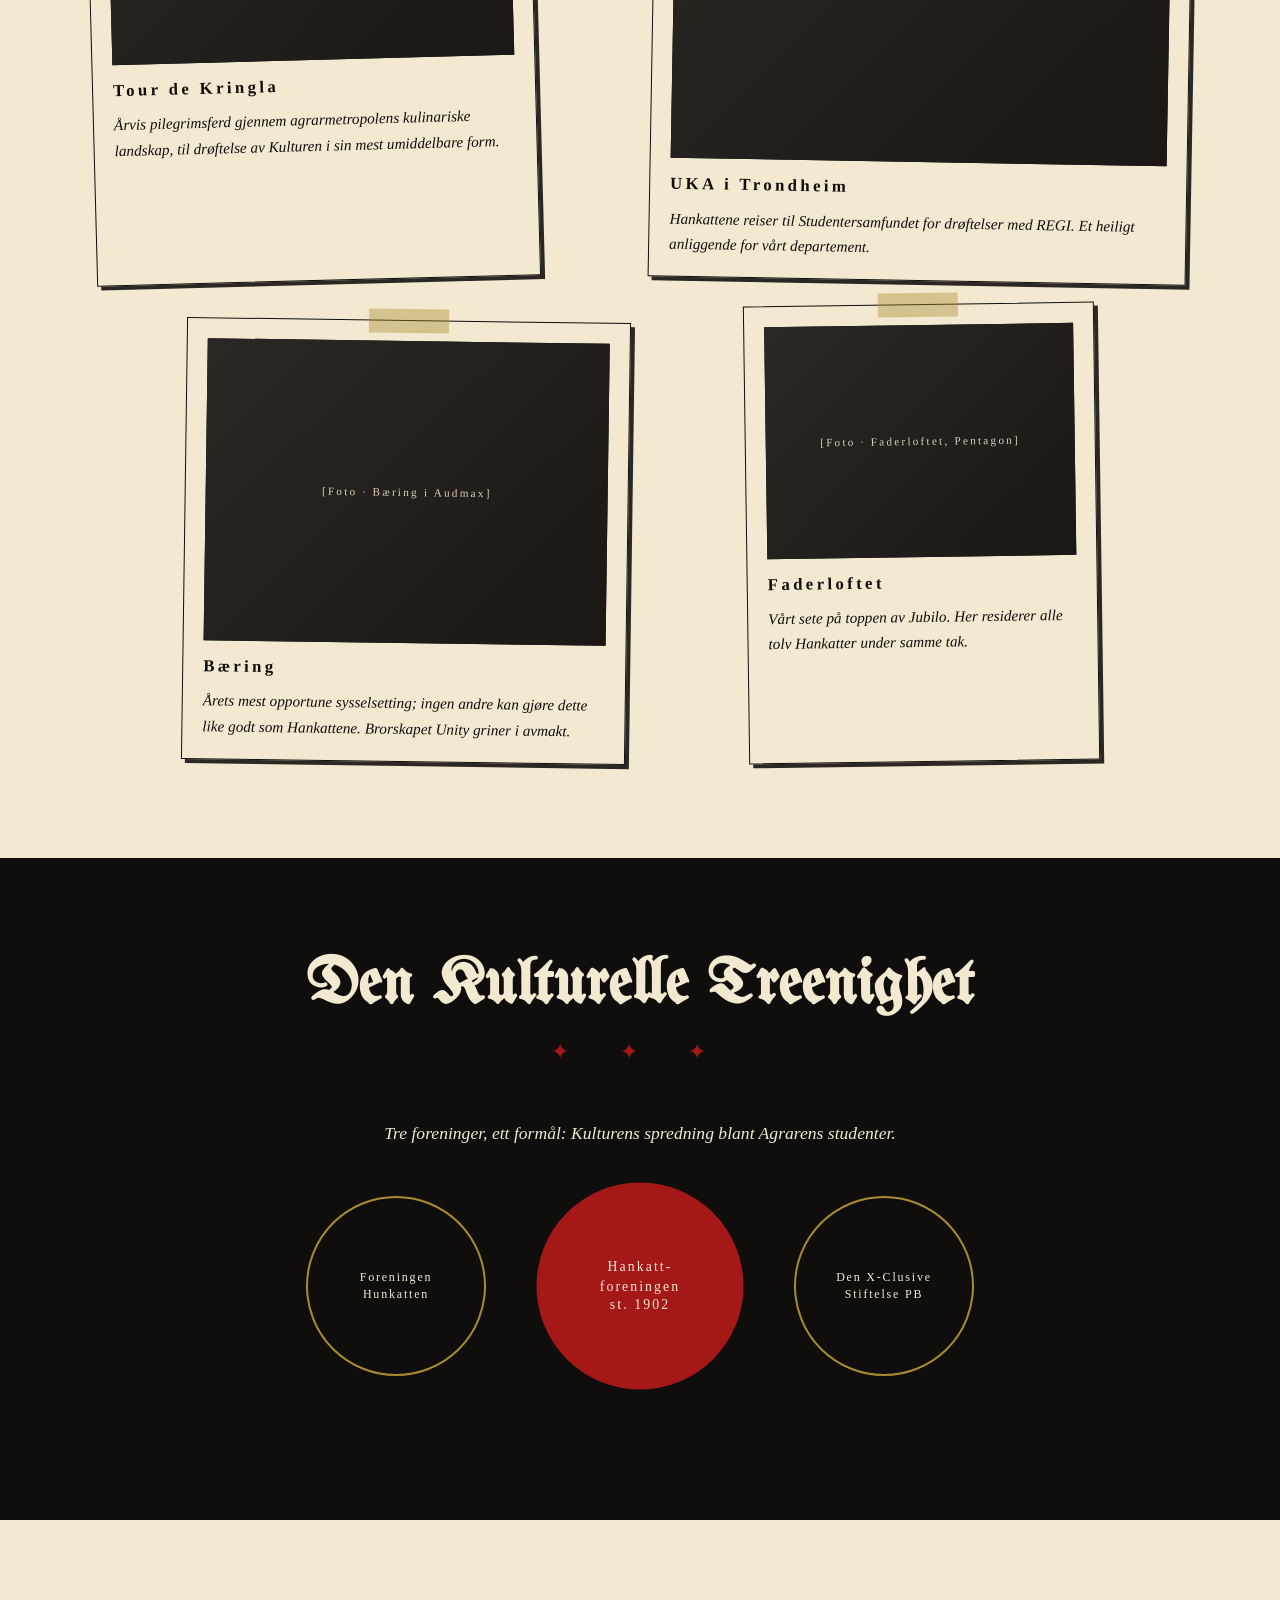
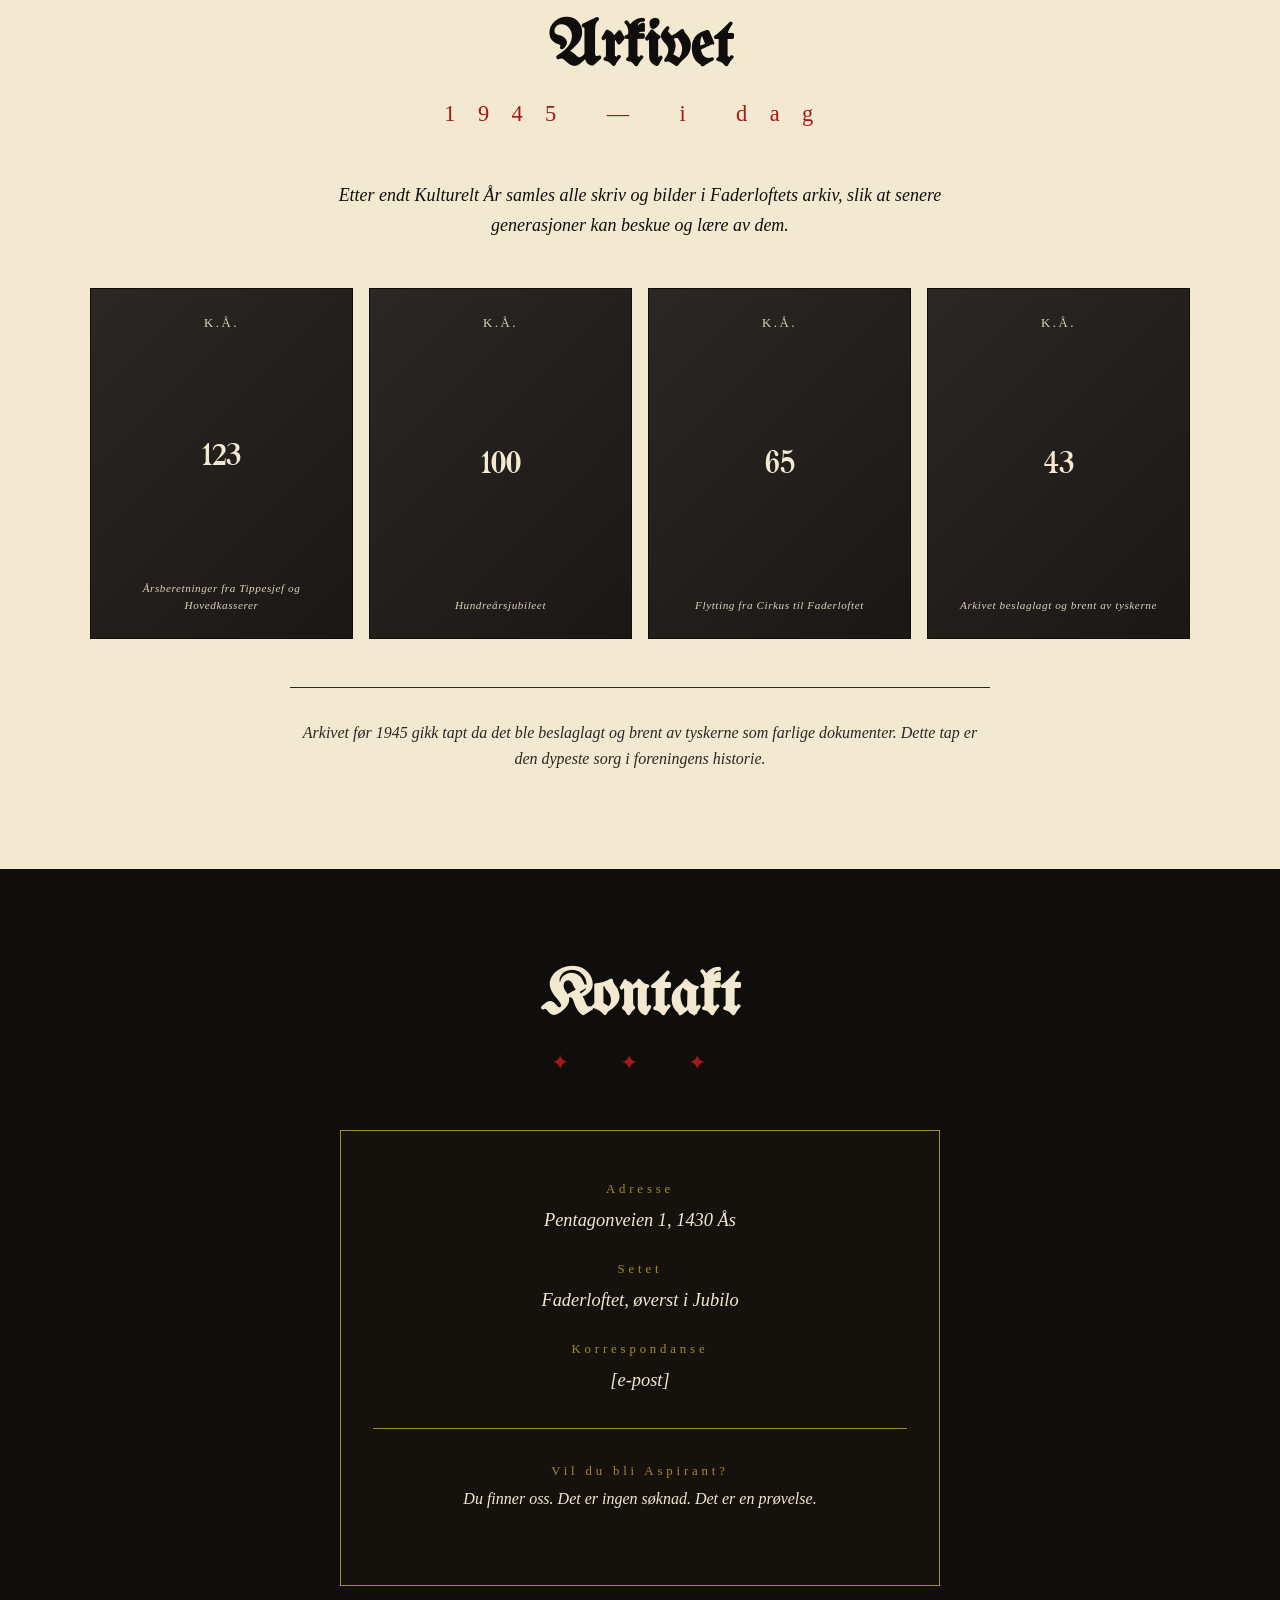
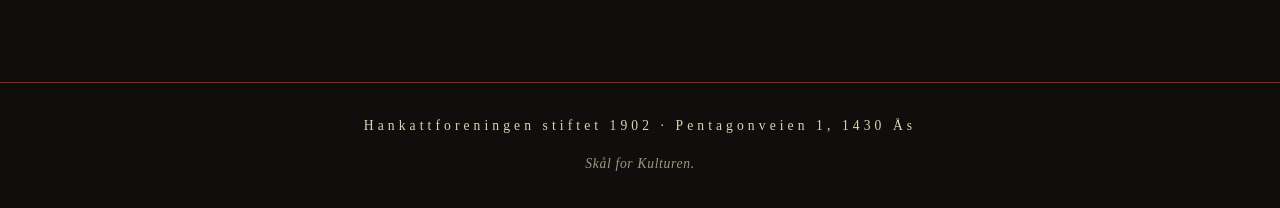
<file: hankatt-mockup.html>
<!DOCTYPE html>
<html lang="nb">
<head>
<meta charset="UTF-8">
<meta name="viewport" content="width=device-width, initial-scale=1.0">
<title>Hankattforeningen stiftet 1902</title>
<link rel="preconnect" href="https://fonts.googleapis.com">
<link rel="preconnect" href="https://fonts.gstatic.com" crossorigin>
<link href="https://fonts.googleapis.com/css2?family=UnifrakturMaguntia&family=IM+Fell+English:ital@0;1&family=IM+Fell+English+SC&family=Cormorant+Garamond:wght@400;500;600;700&family=Special+Elite&display=swap" rel="stylesheet">
<style>
  :root {
    --red: #A41818;
    --red-deep: #5C1313;
    --paper: #F2E9D0;
    --paper-dim: #DDD2B5;
    --ink: #0F0E0C;
    --ink-soft: #2A2724;
    --gold: #A88A2E;
  }

  * { box-sizing: border-box; margin: 0; padding: 0; }

  html { scroll-behavior: smooth; }

  body {
    font-family: 'IM Fell English', Georgia, serif;
    color: var(--ink);
    background: var(--paper);
    line-height: 1.65;
    font-size: 18px;
    overflow-x: hidden;
  }

  /* === STRIPE BACKGROUND === */
  .stripes {
    background: repeating-linear-gradient(
      to right,
      var(--red) 0,
      var(--red) 56px,
      var(--paper) 56px,
      var(--paper) 112px
    );
    position: relative;
  }

  .stripes::before {
    content: '';
    position: absolute;
    inset: 0;
    background: 
      radial-gradient(ellipse at center, transparent 30%, rgba(15,14,12,0.25) 100%);
    pointer-events: none;
  }

  /* === TOP RIBBON / NAV === */
  .top-ribbon {
    background: var(--ink);
    color: var(--paper);
    font-family: 'IM Fell English SC', serif;
    font-size: 13px;
    letter-spacing: 0.35em;
    padding: 0.75rem 2rem;
    text-align: center;
    border-bottom: 2px solid var(--red);
  }

  nav.archaic {
    background: var(--paper);
    border-bottom: 1px solid var(--ink);
    padding: 1rem 2rem;
    display: flex;
    justify-content: center;
    gap: 2.5rem;
    flex-wrap: wrap;
    font-family: 'IM Fell English SC', serif;
    letter-spacing: 0.15em;
    font-size: 14px;
  }

  nav.archaic a {
    color: var(--ink);
    text-decoration: none;
    border-bottom: 1px solid transparent;
    padding-bottom: 2px;
    transition: border-color 0.2s;
  }

  nav.archaic a:hover { border-bottom-color: var(--red); }

  /* === HERO === */
  .hero {
    min-height: 92vh;
    display: flex;
    flex-direction: column;
    align-items: center;
    justify-content: center;
    text-align: center;
    padding: 4rem 2rem;
    position: relative;
  }

  .hero > * { position: relative; z-index: 2; }

  .hero-logo {
    width: 240px;
    height: 240px;
    border-radius: 50%;
    background: var(--paper);
    border: 6px solid var(--ink);
    box-shadow: 0 0 0 12px var(--paper), 0 0 0 13px var(--ink);
    margin-bottom: 2.5rem;
    display: flex;
    align-items: center;
    justify-content: center;
    overflow: hidden;
  }

  .hero-logo svg { width: 90%; height: 90%; }

  .hero h1 {
    font-family: 'UnifrakturMaguntia', serif;
    font-size: clamp(3.5rem, 9vw, 7rem);
    color: var(--ink);
    line-height: 0.95;
    margin-bottom: 1rem;
    text-shadow: 
      3px 3px 0 var(--paper),
      -1px -1px 0 var(--paper),
      1px -1px 0 var(--paper),
      -1px 1px 0 var(--paper);
  }

  .hero-est {
    font-family: 'IM Fell English SC', serif;
    font-size: 1.3rem;
    letter-spacing: 0.6em;
    color: var(--ink);
    margin-bottom: 2.5rem;
    background: var(--paper);
    padding: 0.5rem 1.5rem;
    display: inline-block;
    border-top: 1px solid var(--ink);
    border-bottom: 1px solid var(--ink);
  }

  .hero-motto {
    font-style: italic;
    font-size: 1.25rem;
    max-width: 580px;
    background: var(--paper);
    border: 1px solid var(--ink);
    padding: 1.25rem 2rem;
    position: relative;
  }

  .hero-motto::before, .hero-motto::after {
    content: '✦';
    position: absolute;
    top: 50%;
    transform: translateY(-50%);
    color: var(--red);
    font-size: 1rem;
  }

  .hero-motto::before { left: 0.7rem; }
  .hero-motto::after { right: 0.7rem; }

  .hero-attrib {
    font-family: 'IM Fell English SC', serif;
    font-size: 0.85rem;
    letter-spacing: 0.3em;
    margin-top: 1.5rem;
    color: var(--ink);
    background: var(--paper);
    padding: 0.4rem 1rem;
  }

  /* === SECTION BASE === */
  section.content {
    padding: 6rem 2rem;
  }

  .section-dark {
    background: var(--ink);
    color: var(--paper);
  }

  .container { max-width: 1100px; margin: 0 auto; }

  h2.headline {
    font-family: 'UnifrakturMaguntia', serif;
    font-size: clamp(2.5rem, 5vw, 4rem);
    text-align: center;
    margin-bottom: 1rem;
    line-height: 1;
  }

  .ornament {
    text-align: center;
    margin-bottom: 3rem;
    font-size: 1.4rem;
    color: var(--red);
    letter-spacing: 1em;
  }

  .section-dark .ornament { color: var(--gold); }

  /* === ABOUT === */
  .about-grid {
    display: grid;
    grid-template-columns: 320px 1fr;
    gap: 4rem;
    align-items: start;
  }

  .hirsch-frame {
    background: var(--paper);
    padding: 1rem;
    border: 1px solid var(--gold);
    box-shadow: 0 0 0 4px var(--ink), 0 0 0 5px var(--gold);
  }

  .hirsch-portrait {
    aspect-ratio: 3/4;
    background: linear-gradient(180deg, #4a4032 0%, #2d2720 100%);
    display: flex;
    align-items: center;
    justify-content: center;
    color: var(--paper-dim);
    font-family: 'IM Fell English SC', serif;
    font-size: 0.85rem;
    letter-spacing: 0.2em;
    text-align: center;
    padding: 2rem;
  }

  .hirsch-caption {
    margin-top: 1rem;
    text-align: center;
    font-family: 'IM Fell English SC', serif;
    letter-spacing: 0.2em;
    font-size: 0.85rem;
    color: var(--ink);
  }

  .about-text p {
    margin-bottom: 1.4rem;
    font-size: 1.1rem;
  }

  .about-text .first-letter::first-letter {
    font-family: 'UnifrakturMaguntia', serif;
    font-size: 4rem;
    float: left;
    line-height: 0.9;
    margin: 0.4rem 0.6rem 0 0;
    color: var(--red);
  }

  .skol-cry {
    text-align: center;
    margin-top: 3rem;
    padding: 1.5rem;
    border-top: 1px solid var(--gold);
    border-bottom: 1px solid var(--gold);
    font-family: 'IM Fell English SC', serif;
    font-size: 1.1rem;
    letter-spacing: 0.4em;
    color: var(--gold);
  }

  /* === MEMBERS / FADERLOFTET === */
  .members-section {
    background: var(--paper);
    position: relative;
  }

  .members-section::before {
    content: '';
    position: absolute;
    top: 0; left: 0; right: 0;
    height: 12px;
    background: repeating-linear-gradient(
      to right,
      var(--red) 0, var(--red) 28px,
      var(--paper) 28px, var(--paper) 56px
    );
  }

  .members-section::after {
    content: '';
    position: absolute;
    bottom: 0; left: 0; right: 0;
    height: 12px;
    background: repeating-linear-gradient(
      to right,
      var(--red) 0, var(--red) 28px,
      var(--paper) 28px, var(--paper) 56px
    );
  }

  .members-grid {
    display: grid;
    grid-template-columns: repeat(auto-fill, minmax(220px, 1fr));
    gap: 2.5rem 1.5rem;
  }

  .member {
    text-align: center;
    position: relative;
  }

  .member-portrait {
    width: 140px;
    height: 140px;
    margin: 0 auto 0.75rem;
    background: var(--ink);
    border-radius: 50%;
    display: flex;
    align-items: center;
    justify-content: center;
    color: var(--paper-dim);
    font-family: 'IM Fell English SC', serif;
    letter-spacing: 0.1em;
    font-size: 0.7rem;
    border: 3px solid var(--paper);
    box-shadow: 0 0 0 1px var(--ink);
    overflow: hidden;
    position: relative;
  }

  .member-portrait::after {
    content: '';
    position: absolute;
    inset: 0;
    background: radial-gradient(ellipse at top, transparent 30%, rgba(15,14,12,0.5) 100%);
  }

  .member-title {
    font-family: 'IM Fell English SC', serif;
    font-size: 0.78rem;
    letter-spacing: 0.18em;
    color: var(--red);
    margin-bottom: 0.25rem;
    min-height: 2.4em;
    display: flex;
    align-items: center;
    justify-content: center;
  }

  .member-name {
    font-style: italic;
    font-size: 1.05rem;
  }

  .members-disclaimer {
    text-align: center;
    margin-top: 3rem;
    font-style: italic;
    color: var(--ink-soft);
    font-size: 0.9rem;
  }

  /* === HIERARCHY === */
  .hierarchy {
    background: var(--ink);
    color: var(--paper);
    padding: 6rem 2rem;
    text-align: center;
  }

  .hierarchy-tree {
    margin: 3rem auto 0;
    max-width: 700px;
  }

  .h-level {
    padding: 1rem;
    margin-bottom: 0.75rem;
    border: 1px solid var(--gold);
    background: rgba(168,138,46,0.08);
    font-family: 'IM Fell English SC', serif;
    letter-spacing: 0.2em;
  }

  .h-level.top {
    background: var(--red);
    border-color: var(--red);
    color: var(--paper);
    font-size: 1.2rem;
    padding: 1.5rem;
  }

  .h-level small {
    display: block;
    font-family: 'IM Fell English', serif;
    letter-spacing: 0.05em;
    font-style: italic;
    font-size: 0.85rem;
    color: var(--paper-dim);
    margin-top: 0.4rem;
    text-transform: none;
  }

  .h-level.top small { color: rgba(242,233,208,0.8); }

  .h-arrow {
    color: var(--gold);
    margin: 0.4rem 0;
    font-size: 1.3rem;
  }

  /* === TRADITIONS / SCRAPBOOK === */
  .traditions {
    background: var(--paper);
    padding: 6rem 2rem;
    position: relative;
  }

  .scrapbook {
    display: grid;
    grid-template-columns: repeat(12, 1fr);
    gap: 1.5rem;
    margin-top: 3rem;
  }

  .scrap {
    background: var(--paper);
    border: 1px solid var(--ink);
    padding: 1.25rem;
    box-shadow: 4px 4px 0 var(--ink-soft);
    position: relative;
  }

  .scrap-1 { grid-column: 1 / 6; transform: rotate(-1.5deg); }
  .scrap-2 { grid-column: 7 / 13; transform: rotate(1deg); margin-top: 2rem; }
  .scrap-3 { grid-column: 2 / 7; transform: rotate(0.8deg); margin-top: 1rem; }
  .scrap-4 { grid-column: 8 / 12; transform: rotate(-0.8deg); }

  .scrap-img {
    aspect-ratio: 4/3;
    background: var(--ink);
    margin-bottom: 0.75rem;
    background-image: linear-gradient(135deg, #2a2724 0%, #1a1714 100%);
    display: flex;
    align-items: center;
    justify-content: center;
    color: var(--paper-dim);
    font-family: 'IM Fell English SC', serif;
    font-size: 0.7rem;
    letter-spacing: 0.2em;
    text-align: center;
    padding: 1rem;
  }

  .scrap h3 {
    font-family: 'IM Fell English SC', serif;
    letter-spacing: 0.2em;
    font-size: 1.05rem;
    margin-bottom: 0.5rem;
  }

  .scrap p {
    font-size: 0.95rem;
    font-style: italic;
  }

  .scrap-tape {
    position: absolute;
    width: 80px;
    height: 24px;
    background: rgba(168,138,46,0.4);
    top: -12px;
    left: 50%;
    transform: translateX(-50%);
  }

  /* === TRINITY === */
  .trinity {
    background: var(--ink);
    color: var(--paper);
    padding: 6rem 2rem;
    text-align: center;
  }

  .trinity-graphic {
    display: flex;
    justify-content: center;
    align-items: center;
    gap: 4rem;
    margin: 3rem 0;
    flex-wrap: wrap;
  }

  .trinity-circle {
    width: 180px;
    height: 180px;
    border: 2px solid var(--gold);
    border-radius: 50%;
    display: flex;
    flex-direction: column;
    align-items: center;
    justify-content: center;
    padding: 1rem;
    font-family: 'IM Fell English SC', serif;
    letter-spacing: 0.15em;
    font-size: 0.75rem;
    line-height: 1.4;
  }

  .trinity-circle.center {
    background: var(--red);
    border-color: var(--red);
    transform: scale(1.15);
    color: var(--paper);
  }

  /* === ARCHIVE === */
  .archive {
    background: var(--paper);
    padding: 6rem 2rem;
  }

  .archive-grid {
    display: grid;
    grid-template-columns: repeat(auto-fit, minmax(200px, 1fr));
    gap: 1rem;
    margin-top: 3rem;
  }

  .archive-card {
    aspect-ratio: 3/4;
    background: linear-gradient(135deg, #2a2724, #1a1714);
    color: var(--paper-dim);
    padding: 1.5rem 1rem;
    text-align: center;
    display: flex;
    flex-direction: column;
    justify-content: space-between;
    border: 1px solid var(--ink);
    font-family: 'IM Fell English SC', serif;
    letter-spacing: 0.2em;
    font-size: 0.8rem;
  }

  .archive-card .year {
    font-size: 2rem;
    font-family: 'UnifrakturMaguntia', serif;
    color: var(--paper);
    letter-spacing: 0;
  }

  .archive-card .desc {
    font-style: italic;
    font-size: 0.7rem;
    text-transform: none;
    letter-spacing: 0.05em;
    line-height: 1.5;
    color: var(--paper-dim);
  }

  .archive-note {
    text-align: center;
    margin-top: 3rem;
    font-style: italic;
    font-size: 1rem;
    max-width: 700px;
    margin-left: auto;
    margin-right: auto;
    color: var(--ink-soft);
    border-top: 1px solid var(--ink-soft);
    padding-top: 2rem;
  }

  /* === KONTAKT === */
  .contact {
    background: var(--ink);
    color: var(--paper);
    padding: 6rem 2rem;
    text-align: center;
  }

  .contact-card {
    max-width: 600px;
    margin: 3rem auto 0;
    border: 1px solid var(--gold);
    padding: 3rem 2rem;
    background: rgba(168,138,46,0.04);
  }

  .contact-row {
    margin-bottom: 1.5rem;
  }

  .contact-label {
    font-family: 'IM Fell English SC', serif;
    letter-spacing: 0.3em;
    font-size: 0.8rem;
    color: var(--gold);
    margin-bottom: 0.3rem;
  }

  .contact-value {
    font-size: 1.15rem;
    font-style: italic;
  }

  /* === FOOTER === */
  footer {
    background: var(--ink);
    color: var(--paper-dim);
    padding: 2rem;
    text-align: center;
    font-size: 0.85rem;
    border-top: 1px solid var(--red);
    font-family: 'IM Fell English SC', serif;
    letter-spacing: 0.3em;
  }

  footer .stamp {
    margin-top: 1rem;
    font-style: italic;
    letter-spacing: 0.05em;
    font-family: 'IM Fell English', serif;
    color: var(--paper-dim);
    opacity: 0.7;
  }

  /* === RESPONSIVE === */
  @media (max-width: 768px) {
    nav.archaic { gap: 1.2rem; font-size: 12px; }
    .about-grid { grid-template-columns: 1fr; gap: 2rem; }
    .hirsch-frame { max-width: 280px; margin: 0 auto; }
    .scrapbook { grid-template-columns: 1fr; }
    .scrap-1, .scrap-2, .scrap-3, .scrap-4 { 
      grid-column: 1; 
      transform: none; 
      margin-top: 0;
    }
    .stripes {
      background: repeating-linear-gradient(
        to right,
        var(--red) 0, var(--red) 32px,
        var(--paper) 32px, var(--paper) 64px
      );
    }
  }
</style>
</head>
<body>

<!-- ===== TOP RIBBON ===== -->
<div class="top-ribbon">Faderloftet den <span data-live-date></span>. i det <span data-cultural-year></span>. Kulturelle år</div>

<!-- ===== NAV ===== -->
<nav class="archaic">
  <a href="#forside">Forside</a>
  <a href="#hankatter">Hankatter</a>
  <a href="#hierarki">Hierarki</a>
  <a href="#tradisjoner">Tradisjoner</a>
  <a href="#treenighet">Den Kulturelle Treenighet</a>
  <a href="#arkiv">Arkivet</a>
  <a href="revyarkivet.html">Revyarkivet</a>
  <a href="#kontakt">Kontakt</a>
</nav>

<!-- ===== HERO ===== -->
<section id="forside" class="hero stripes">
  <div class="hero-logo">
    <!-- Tiger logo SVG silhouette -->
    <svg viewBox="0 0 200 200" xmlns="http://www.w3.org/2000/svg">
      <!-- top hat -->
      <rect x="55" y="10" width="90" height="55" fill="#0F0E0C"/>
      <rect x="40" y="55" width="120" height="12" fill="#0F0E0C"/>
      <rect x="55" y="35" width="90" height="6" fill="#A41818"/>
      <!-- tiger head simplified -->
      <ellipse cx="100" cy="115" rx="55" ry="48" fill="#F2E9D0"/>
      <ellipse cx="100" cy="115" rx="55" ry="48" fill="none" stroke="#0F0E0C" stroke-width="3"/>
      <!-- stripes on face -->
      <path d="M 60 90 Q 70 95 75 105" stroke="#0F0E0C" stroke-width="3" fill="none"/>
      <path d="M 50 110 Q 65 113 75 120" stroke="#0F0E0C" stroke-width="3" fill="none"/>
      <path d="M 55 130 Q 70 133 80 138" stroke="#0F0E0C" stroke-width="3" fill="none"/>
      <path d="M 140 90 Q 130 95 125 105" stroke="#0F0E0C" stroke-width="3" fill="none"/>
      <path d="M 150 110 Q 135 113 125 120" stroke="#0F0E0C" stroke-width="3" fill="none"/>
      <path d="M 145 130 Q 130 133 120 138" stroke="#0F0E0C" stroke-width="3" fill="none"/>
      <!-- ears -->
      <polygon points="55,75 70,55 78,80" fill="#F2E9D0" stroke="#0F0E0C" stroke-width="3"/>
      <polygon points="145,75 130,55 122,80" fill="#F2E9D0" stroke="#0F0E0C" stroke-width="3"/>
      <!-- eyes -->
      <circle cx="82" cy="115" r="5" fill="#0F0E0C"/>
      <circle cx="118" cy="115" r="5" fill="#0F0E0C"/>
      <!-- nose -->
      <polygon points="100,128 95,135 105,135" fill="#0F0E0C"/>
      <!-- whiskers -->
      <line x1="80" y1="140" x2="55" y2="142" stroke="#0F0E0C" stroke-width="1.5"/>
      <line x1="80" y1="143" x2="55" y2="148" stroke="#0F0E0C" stroke-width="1.5"/>
      <line x1="120" y1="140" x2="145" y2="142" stroke="#0F0E0C" stroke-width="1.5"/>
      <line x1="120" y1="143" x2="145" y2="148" stroke="#0F0E0C" stroke-width="1.5"/>
      <!-- mouth -->
      <path d="M 100 135 Q 90 145 85 142 M 100 135 Q 110 145 115 142" stroke="#0F0E0C" stroke-width="2.5" fill="none"/>
    </svg>
  </div>
  <h1>Hankattforeningen</h1>
  <div class="hero-est">stiftet 1902</div>
  <div class="hero-motto">
    Håndens tugt over kulturen til foryngende frugt
  </div>
  <div class="hero-attrib">— Salig Johan Leuthäuser Hirsch</div>
</section>

<!-- ===== OM OSS ===== -->
<section id="om" class="content section-dark">
  <div class="container">
    <h2 class="headline">Hvem vi er</h2>
    <div class="ornament">✦ ✦ ✦</div>

    <div class="about-grid">
      <div>
        <div class="hirsch-frame">
          <div class="hirsch-portrait">
            [Portrett av Hirsch]<br><br>«Håndens tugt over kulturen<br>til foryngende frugt»
          </div>
        </div>
        <div class="hirsch-caption" style="color: var(--paper);">
          Johan L. Hirsch · 1843–1923
        </div>
      </div>

      <div class="about-text">
        <p class="first-letter">Hankattforeningen ble stiftet i Det Kulturelle År 1902 av Johan L. Hirsch, første Direktør ved Norges Landbrukshøgskole, som med fast hånd lot Aspirantene og Embedsmenn samle sig under ett tak til drøftelse av Kulturen og dens spredning blant Agrarens studenter.</p>

        <p>Vi er Norges eldste lukkede studentforening, og holder fortsatt til på Faderloftet, på toppen av Jubilo i Pentagon. Frem til 1967 holdt vi vårt sete på Cirkus.</p>

        <p>Foreningen er et opplyst enevelde, og består av tolv Hankatter under den Administrerende Direktørs faste hånd. Vi fører den Hirsch'ske Ånd videre, lar unge menn følge hans levevis, og gjør dem til ekte Herremenn.</p>

        <p style="font-style: italic; color: var(--paper-dim); border-left: 2px solid var(--gold); padding-left: 1rem; margin-top: 2rem;">
          Et Hankattår varer fra påske til påske. Vi er nu i Det 124. Kulturelle År.
        </p>
      </div>
    </div>

    <div class="skol-cry">
      Skål, Salig Johan Leuthäuser Hirsch!
    </div>
  </div>
</section>

<!-- ===== HANKATTENE ===== -->
<section id="hankatter" class="content members-section">
  <div class="container">
    <h2 class="headline">Hankattene</h2>
    <div class="ornament">Anno det 124. Kulturelle År</div>

    <div class="members-grid">
      <div class="member">
        <div class="member-portrait">[Portrett]</div>
        <div class="member-title">Administrerende Direktør</div>
        <div class="member-name">[Navn]</div>
      </div>
      <div class="member">
        <div class="member-portrait">[Portrett]</div>
        <div class="member-title">Justitiarius</div>
        <div class="member-name">[Navn]</div>
      </div>
      <div class="member">
        <div class="member-portrait">[Portrett]</div>
        <div class="member-title">Generalsekretær</div>
        <div class="member-name">[Navn]</div>
      </div>
      <div class="member">
        <div class="member-portrait">[Portrett]</div>
        <div class="member-title">Chef d'Hazard</div>
        <div class="member-name">[Navn]</div>
      </div>
      <div class="member">
        <div class="member-portrait">[Portrett]</div>
        <div class="member-title">Kulturattaché</div>
        <div class="member-name">[Navn]</div>
      </div>
      <div class="member">
        <div class="member-portrait">[Portrett]</div>
        <div class="member-title">Hovedkasserer</div>
        <div class="member-name">Halvor Grefsrød Bolkesjø</div>
      </div>
      <div class="member">
        <div class="member-portrait">[Portrett]</div>
        <div class="member-title">Tippesjef</div>
        <div class="member-name">[Navn]</div>
      </div>
      <div class="member">
        <div class="member-portrait">[Portrett]</div>
        <div class="member-title">Osteopat</div>
        <div class="member-name">[Navn] Rasch</div>
      </div>
      <div class="member">
        <div class="member-portrait">[Portrett]</div>
        <div class="member-title">Maestre de Paletto</div>
        <div class="member-name">[Navn] Engh</div>
      </div>
      <div class="member">
        <div class="member-portrait">[Portrett]</div>
        <div class="member-title">Kapellmester</div>
        <div class="member-name">[Navn]</div>
      </div>
      <div class="member">
        <div class="member-portrait">[Portrett]</div>
        <div class="member-title">Flaggelat</div>
        <div class="member-name">[Navn] Gjerstad</div>
      </div>
      <div class="member">
        <div class="member-portrait">[Portrett]</div>
        <div class="member-title">Lys & Cloac</div>
        <div class="member-name">[Navn]</div>
      </div>
    </div>

    <div class="members-disclaimer">
      Aspirerende Aspiranter og Aspiranter er ikke gjengitt; de innehar ennu intet verv.
    </div>
  </div>
</section>

<!-- ===== HIERARKI ===== -->
<section id="hierarki" class="hierarchy">
  <div class="container">
    <h2 class="headline">Det opplyste enevelde</h2>
    <div class="ornament">✦ ✦ ✦</div>
    <p style="max-width: 600px; margin: 0 auto; font-style: italic; font-size: 1.1rem;">
      Foreningens orden er strengt hierarkisk. Den Administrerende Direktørs ord er lov.
    </p>

    <div class="hierarchy-tree">
      <div class="h-level top">
        Administrerende Direktør
      </div>
      <div class="h-arrow">↓</div>
      <div class="h-level">
        Høyere Embedsmenn
        <small>Justitiarius · Generalsekretær · Chef d'Hazard</small>
      </div>
      <div class="h-arrow">↓</div>
      <div class="h-level">
        Embedsmann
        <small>Hovedkasserer</small>
      </div>
      <div class="h-arrow">↓</div>
      <div class="h-level">
        Lavere Embedsmenn
        <small>Tippesjef · Osteopat · Kulturattaché · Bartender · Flaggelat · Kapellmester · m.fl.</small>
      </div>
      <div class="h-arrow">↓</div>
      <div class="h-level">
        Aspiranter
        <small>Ennu ikke ordentlige Hankatter</small>
      </div>
      <div class="h-arrow">↓</div>
      <div class="h-level">
        Aspirerende Aspiranter
        <small>I opptaksperiodens spede begynnelse</small>
      </div>
    </div>
  </div>
</section>

<!-- ===== TRADISJONER ===== -->
<section id="tradisjoner" class="traditions">
  <div class="container">
    <h2 class="headline">Tradisjoner</h2>
    <div class="ornament">✦ ✦ ✦</div>

    <div class="scrapbook">
      <div class="scrap scrap-1">
        <div class="scrap-tape"></div>
        <div class="scrap-img">[Foto · Tour de Kringla]</div>
        <h3>Tour de Kringla</h3>
        <p>Årvis pilegrimsferd gjennem agrarmetropolens kulinariske landskap, til drøftelse av Kulturen i sin mest umiddelbare form.</p>
      </div>

      <div class="scrap scrap-2">
        <div class="scrap-tape"></div>
        <div class="scrap-img">[Foto · UKA-pilegrim, Trondheim]</div>
        <h3>UKA i Trondheim</h3>
        <p>Hankattene reiser til Studentersamfundet for drøftelser med REGI. Et heiligt anliggende for vårt departement.</p>
      </div>

      <div class="scrap scrap-3">
        <div class="scrap-tape"></div>
        <div class="scrap-img">[Foto · Bæring i Audmax]</div>
        <h3>Bæring</h3>
        <p>Årets mest opportune sysselsetting; ingen andre kan gjøre dette like godt som Hankattene. Brorskapet Unity griner i avmakt.</p>
      </div>

      <div class="scrap scrap-4">
        <div class="scrap-tape"></div>
        <div class="scrap-img">[Foto · Faderloftet, Pentagon]</div>
        <h3>Faderloftet</h3>
        <p>Vårt sete på toppen av Jubilo. Her residerer alle tolv Hankatter under samme tak.</p>
      </div>
    </div>
  </div>
</section>

<!-- ===== TREENIGHET ===== -->
<section id="treenighet" class="trinity">
  <div class="container">
    <h2 class="headline">Den Kulturelle Treenighet</h2>
    <div class="ornament">✦ ✦ ✦</div>
    <p style="max-width: 620px; margin: 0 auto; font-style: italic; font-size: 1.1rem;">
      Tre foreninger, ett formål: Kulturens spredning blant Agrarens studenter.
    </p>

    <div class="trinity-graphic">
      <div class="trinity-circle">
        Foreningen<br>Hunkatten
      </div>
      <div class="trinity-circle center">
        Hankatt-<br>foreningen<br>st.&nbsp;1902
      </div>
      <div class="trinity-circle">
        Den X-Clusive<br>Stiftelse PB
      </div>
    </div>
  </div>
</section>

<!-- ===== ARKIV ===== -->
<section id="arkiv" class="archive">
  <div class="container">
    <h2 class="headline">Arkivet</h2>
    <div class="ornament">1945 — i dag</div>

    <p style="text-align: center; max-width: 700px; margin: 0 auto 2rem; font-style: italic;">
      Etter endt Kulturelt År samles alle skriv og bilder i Faderloftets arkiv, slik at senere generasjoner kan beskue og lære av dem.
    </p>

    <div class="archive-grid">
      <div class="archive-card">
        <div>K.Å.</div>
        <div class="year">123</div>
        <div class="desc">Årsberetninger fra Tippesjef og Hovedkasserer</div>
      </div>
      <div class="archive-card">
        <div>K.Å.</div>
        <div class="year">100</div>
        <div class="desc">Hundreårsjubileet</div>
      </div>
      <div class="archive-card">
        <div>K.Å.</div>
        <div class="year">65</div>
        <div class="desc">Flytting fra Cirkus til Faderloftet</div>
      </div>
      <div class="archive-card">
        <div>K.Å.</div>
        <div class="year">43</div>
        <div class="desc">Arkivet beslaglagt og brent av tyskerne</div>
      </div>
    </div>

    <p class="archive-note">
      Arkivet før 1945 gikk tapt da det ble beslaglagt og brent av tyskerne som farlige dokumenter. Dette tap er den dypeste sorg i foreningens historie.
    </p>
  </div>
</section>

<!-- ===== KONTAKT ===== -->
<section id="kontakt" class="contact">
  <div class="container">
    <h2 class="headline">Kontakt</h2>
    <div class="ornament">✦ ✦ ✦</div>

    <div class="contact-card">
      <div class="contact-row">
        <div class="contact-label">Adresse</div>
        <div class="contact-value">Pentagonveien 1, 1430 Ås</div>
      </div>
      <div class="contact-row">
        <div class="contact-label">Setet</div>
        <div class="contact-value">Faderloftet, øverst i Jubilo</div>
      </div>
      <div class="contact-row">
        <div class="contact-label">Korrespondanse</div>
        <div class="contact-value">[e-post]</div>
      </div>
      <div class="contact-row" style="margin-top: 2rem; padding-top: 2rem; border-top: 1px solid var(--gold);">
        <div class="contact-label">Vil du bli Aspirant?</div>
        <div class="contact-value" style="font-size: 1rem;">Du finner oss. Det er ingen søknad. Det er en prøvelse.</div>
      </div>
    </div>
  </div>
</section>

<!-- ===== FOOTER ===== -->
<footer>
  Hankattforeningen stiftet 1902 · Pentagonveien 1, 1430 Ås
  <div class="stamp">Skål for Kulturen.</div>
</footer>

  <script src="js/live-date.js"></script>
</body>
</html>
</file>
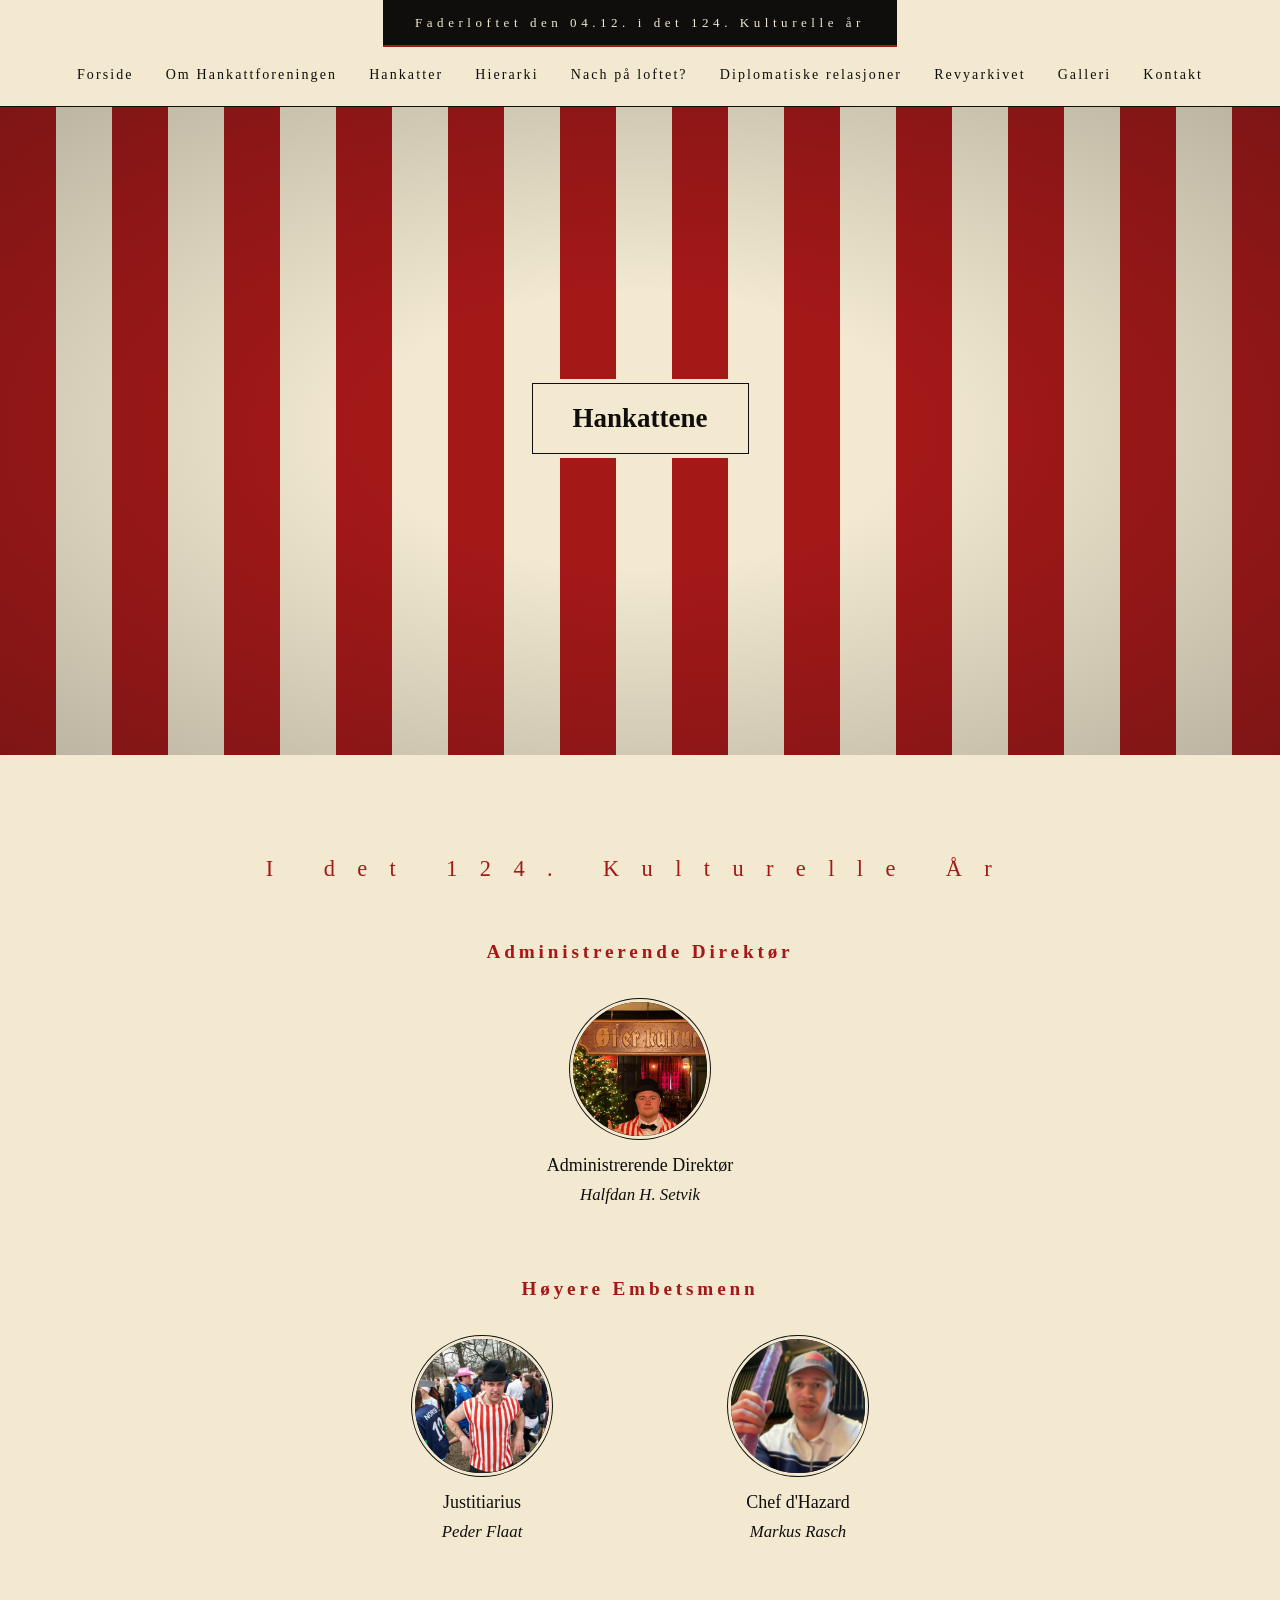
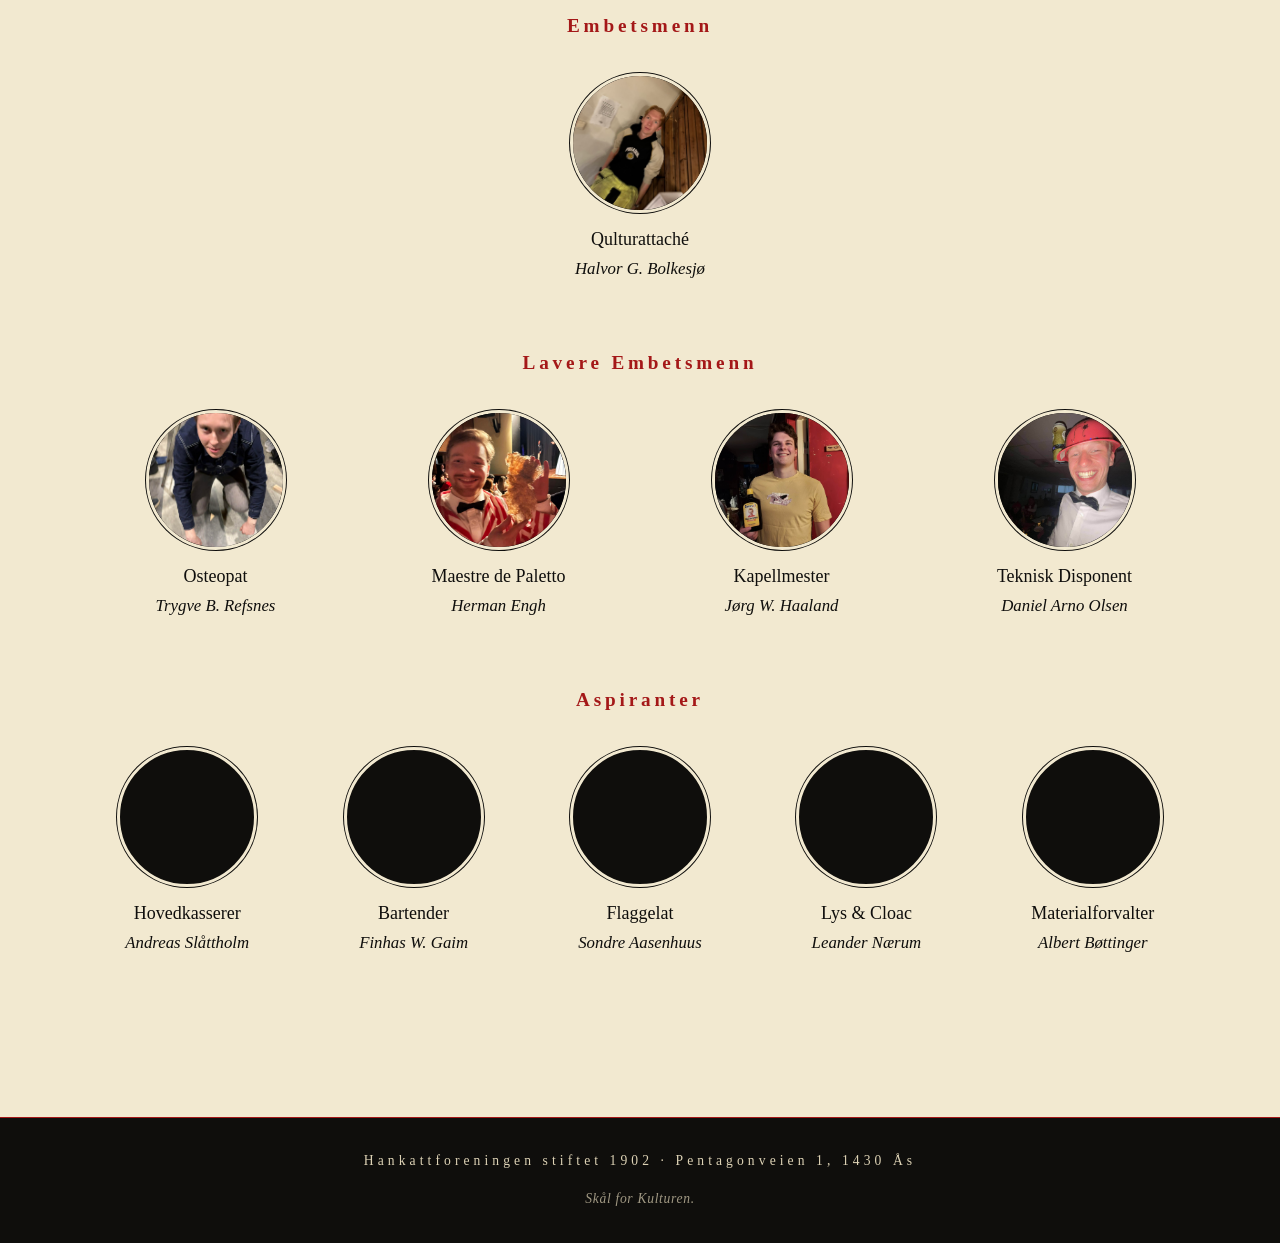
<file: hankatter.html>
<!DOCTYPE html>
<html lang="nb">
<head>
  <meta charset="UTF-8">
  <meta name="viewport" content="width=device-width, initial-scale=1.0">
  <title>Hankattene – Hankattforeningen stiftet 1902</title>
  <link rel="icon" type="image/svg+xml" href="images/favicon.svg">
  <link rel="preconnect" href="https://fonts.googleapis.com">
  <link rel="preconnect" href="https://fonts.gstatic.com" crossorigin>
  <link href="https://fonts.googleapis.com/css2?family=UnifrakturMaguntia&family=IM+Fell+English:ital@0;1&family=IM+Fell+English+SC&display=swap" rel="stylesheet">
  <link rel="stylesheet" href="css/style.css">
</head>
<body>
  <header>
    <div class="top-ribbon">Faderloftet den <span data-live-date></span>. i det <span data-cultural-year></span>. Kulturelle år</div>
    <nav class="archaic" aria-label="Hovednavigasjon">
      <a href="index.html">Forside</a>
      <a href="om-hankattforeningen.html">Om Hankattforeningen</a>
      <a href="hankatter.html">Hankatter</a>
      <a href="hierarki.html">Hierarki</a>
      <a href="nach-pa-loftet.html">Nach på loftet?</a>
      <a href="treenighet.html">Diplomatiske relasjoner</a>
      <a href="revyarkivet.html">Revyarkivet</a>
      <a href="galleri.html">Galleri</a>
      <a href="kontakt.html">Kontakt</a>
    </nav>
  </header>

  <main>
    <section class="hero stripes">
      <h1 class="page-hero-title">Hankattene</h1>
    </section>

    <section class="content members-section">
      <div class="container">
        <div class="ornament">I det 124. Kulturelle År</div>

        <div class="member-group">
          <h3 class="group-title">Administrerende Direktør</h3>
          <div class="group-grid single">
            <div class="member">
              <div class="member-portrait"><img loading="lazy" decoding="async" width="140" height="140" src="images/AD.jpeg" alt="Administrerende Direktør"></div>
              <div class="member-title">Administrerende Direktør</div>
              <div class="member-name">Halfdan H. Setvik</div>
            </div>
          </div>
        </div>

        <div class="member-group">
          <h3 class="group-title">Høyere Embetsmenn</h3>
          <div class="group-grid two">
            <div class="member">
              <div class="member-portrait"><img loading="lazy" decoding="async" width="140" height="140" src="images/FInansrådmann.jpg" alt="Justitiarius"></div>
              <div class="member-title">Justitiarius</div>
              <div class="member-name">Peder Flaat</div>
            </div>
            <div class="member">
              <div class="member-portrait"><img loading="lazy" decoding="async" width="140" height="140" src="images/Osteopat.jpeg" alt="Chef d'Hazard"></div>
              <div class="member-title">Chef d'Hazard</div>
              <div class="member-name">Markus Rasch</div>
            </div>
          </div>
        </div>

        <div class="member-group">
          <h3 class="group-title">Embetsmenn</h3>
          <div class="group-grid single">
            <div class="member">
              <div class="member-portrait"><img loading="lazy" decoding="async" width="140" height="140" src="images/Tippesjef3.JPG" alt="Qulturattaché"></div>
              <div class="member-title">Qulturattaché</div>
              <div class="member-name">Halvor G. Bolkesjø</div>
            </div>
          </div>
        </div>

        <div class="member-group">
          <h3 class="group-title">Lavere Embetsmenn</h3>
          <div class="group-grid">
            <div class="member">
              <div class="member-portrait"><img loading="lazy" decoding="async" width="140" height="140" src="images/Materialforvaltar.jpg" alt="Osteopat"></div>
              <div class="member-title">Osteopat</div>
              <div class="member-name">Trygve B. Refsnes</div>
            </div>
            <div class="member">
              <div class="member-portrait"><img loading="lazy" decoding="async" width="140" height="140" src="images/Maestro-de-paletto.jpeg" alt="Maestre de Paletto"></div>
              <div class="member-title">Maestre de Paletto</div>
              <div class="member-name">Herman Engh</div>
            </div>
            <div class="member">
              <div class="member-portrait"><img loading="lazy" decoding="async" width="140" height="140" src="images/Bartender.jpg" alt="Kapellmester"></div>
              <div class="member-title">Kapellmester</div>
              <div class="member-name">Jørg W. Haaland</div>
            </div>
            <div class="member">
              <div class="member-portrait"><img loading="lazy" decoding="async" width="140" height="140" src="images/Lys&Cloac.jpeg" alt="Teknisk Disponent"></div>
              <div class="member-title">Teknisk Disponent</div>
              <div class="member-name">Daniel Arno Olsen</div>
            </div>
          </div>
        </div>

        <div class="member-group">
          <h3 class="group-title">Aspiranter</h3>
          <div class="group-grid five">
            <div class="member">
              <div class="member-portrait"><img loading="lazy" decoding="async" width="140" height="140" src="images/Aspasp1.JPG" alt="Hovedkasserer"></div>
              <div class="member-title">Hovedkasserer</div>
              <div class="member-name">Andreas Slåttholm</div>
            </div>
            <div class="member">
              <div class="member-portrait"><img loading="lazy" decoding="async" width="140" height="140" src="images/Kjøletekniker.jpg" alt="Bartender"></div>
              <div class="member-title">Bartender</div>
              <div class="member-name">Finhas W. Gaim</div>
            </div>
            <div class="member">
              <div class="member-portrait"><img loading="lazy" decoding="async" width="140" height="140" class="face-top" src="images/lys&cloac1.PNG" alt="Flaggelat"></div>
              <div class="member-title">Flaggelat</div>
              <div class="member-name">Sondre Aasenhuus</div>
            </div>
            <div class="member">
              <div class="member-portrait"><img loading="lazy" decoding="async" width="140" height="140" src="images/Aspasp2.JPG" alt="Lys & Cloac"></div>
              <div class="member-title">Lys & Cloac</div>
              <div class="member-name">Leander Nærum</div>
            </div>
            <div class="member">
              <div class="member-portrait"><img loading="lazy" decoding="async" width="140" height="140" src="images/Aspasp3.JPG" alt="Materialforvalter"></div>
              <div class="member-title">Materialforvalter</div>
              <div class="member-name">Albert Bøttinger</div>
            </div>
          </div>
          <!-- MAL for tomt portrett (kopier denne inn i group-grid ved nytt medlem uten bilde ennå):
          <div class="member">
            <div class="member-portrait">[Portrett]</div>
            <div class="member-title">[Tittel]</div>
            <div class="member-name">[Navn]</div>
          </div>
          -->
        </div>

      </div>
    </section>
  </main>

  <footer>
    Hankattforeningen stiftet 1902 · Pentagonveien 1, 1430 Ås
    <div class="stamp">Skål for Kulturen.</div>
  </footer>
  <script src="js/live-date.js"></script>
</body>
</html>
</file>
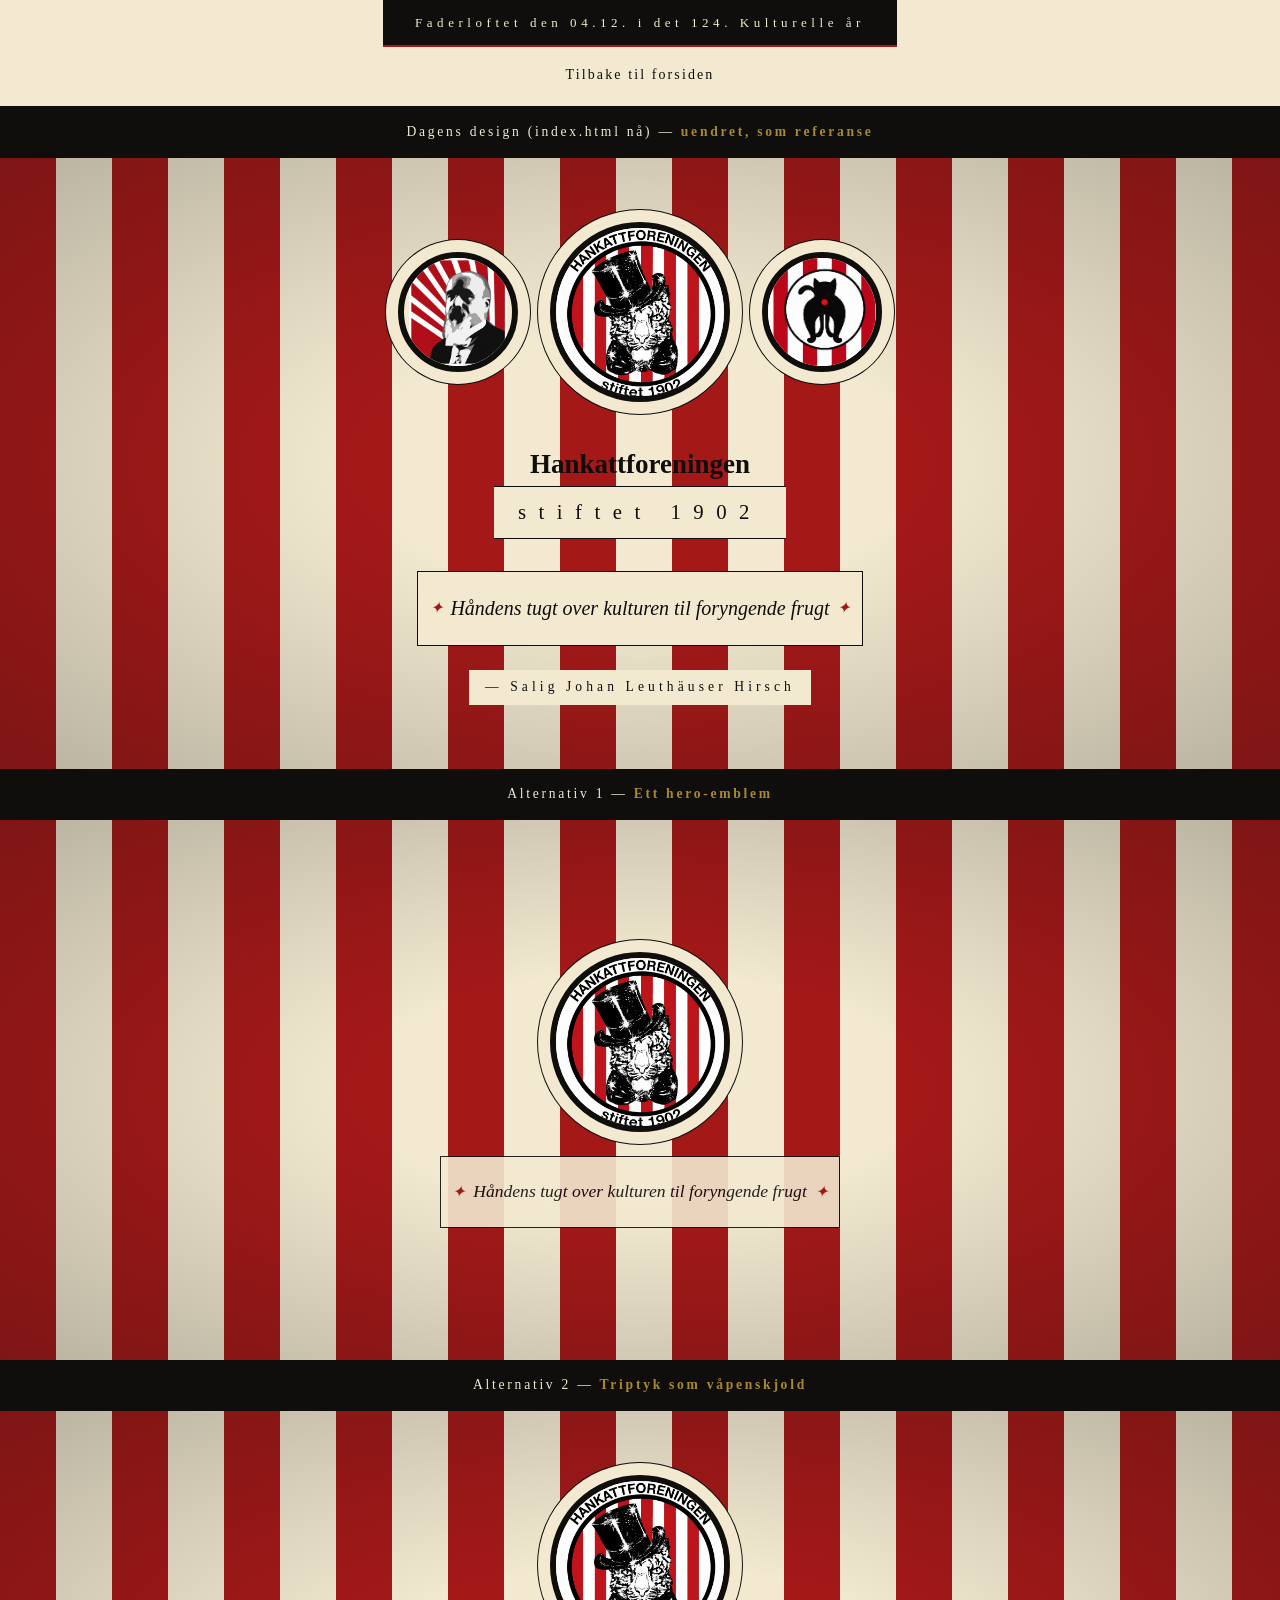
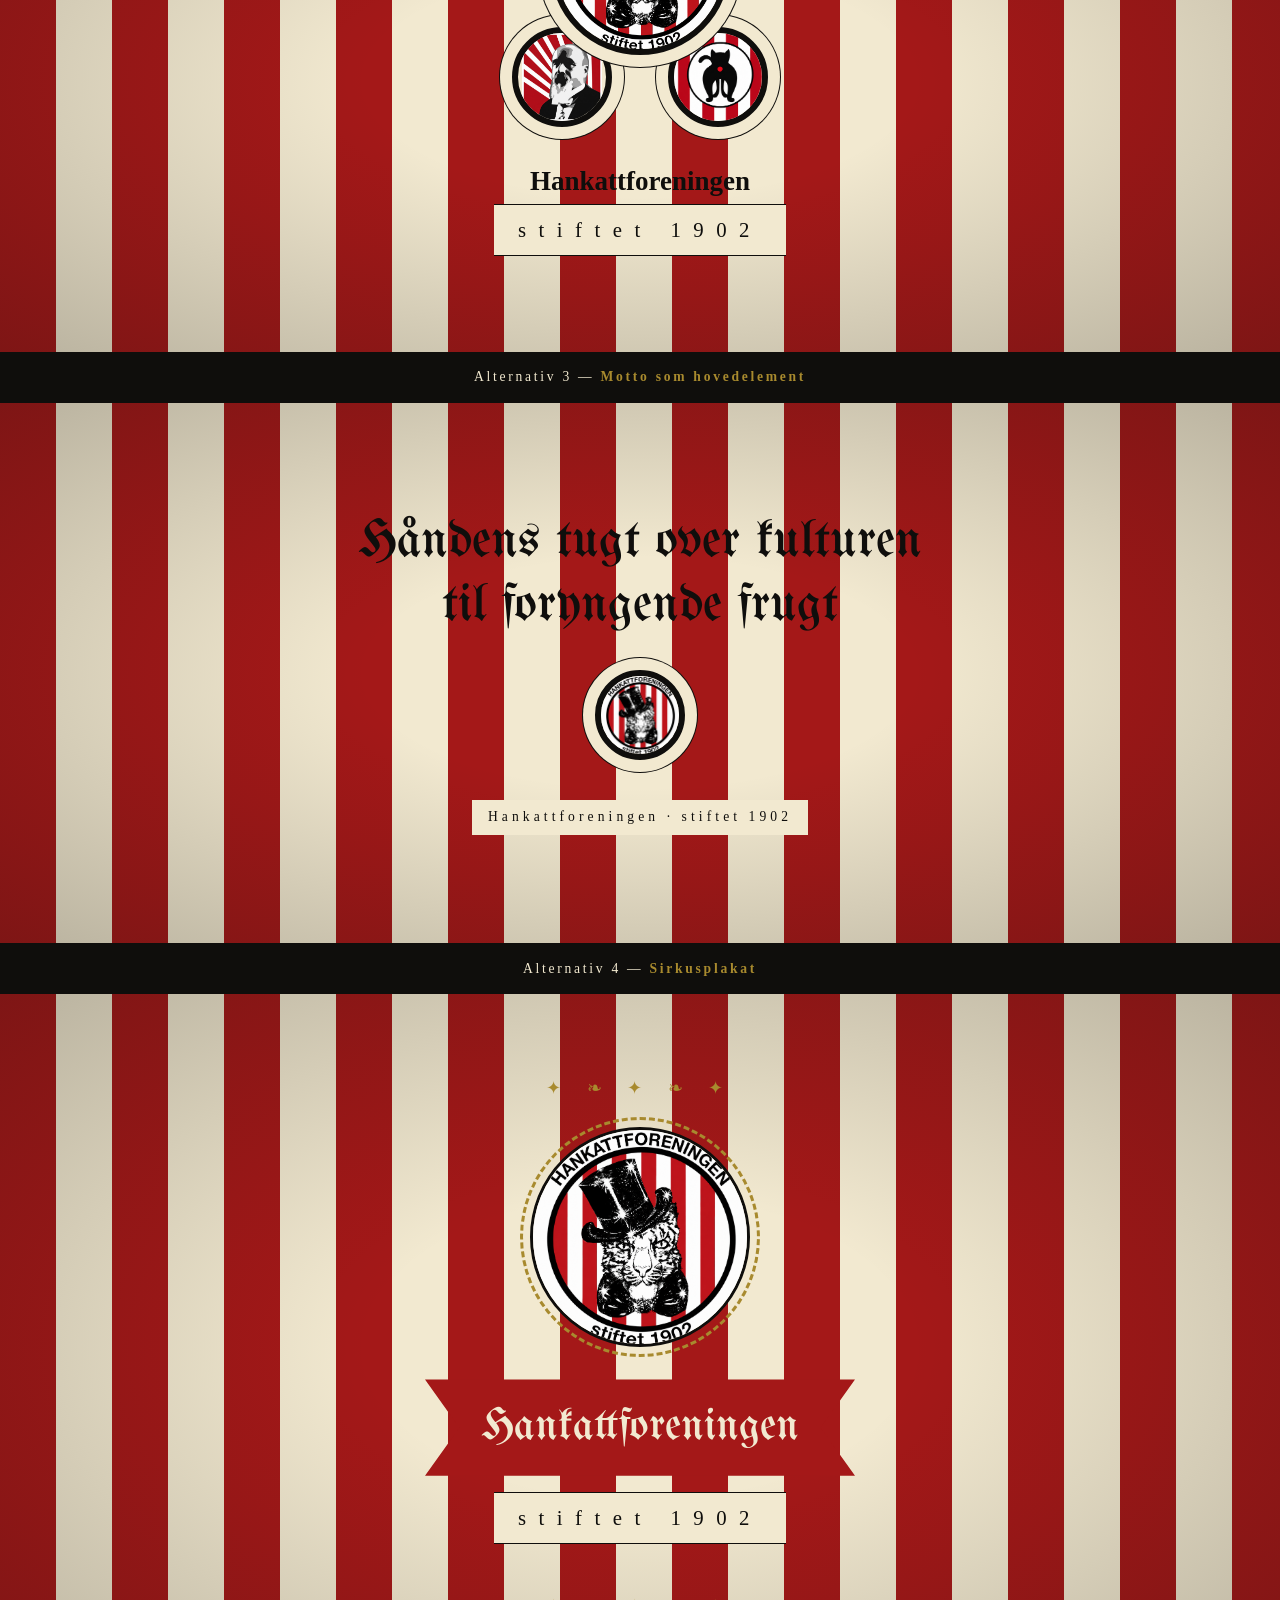
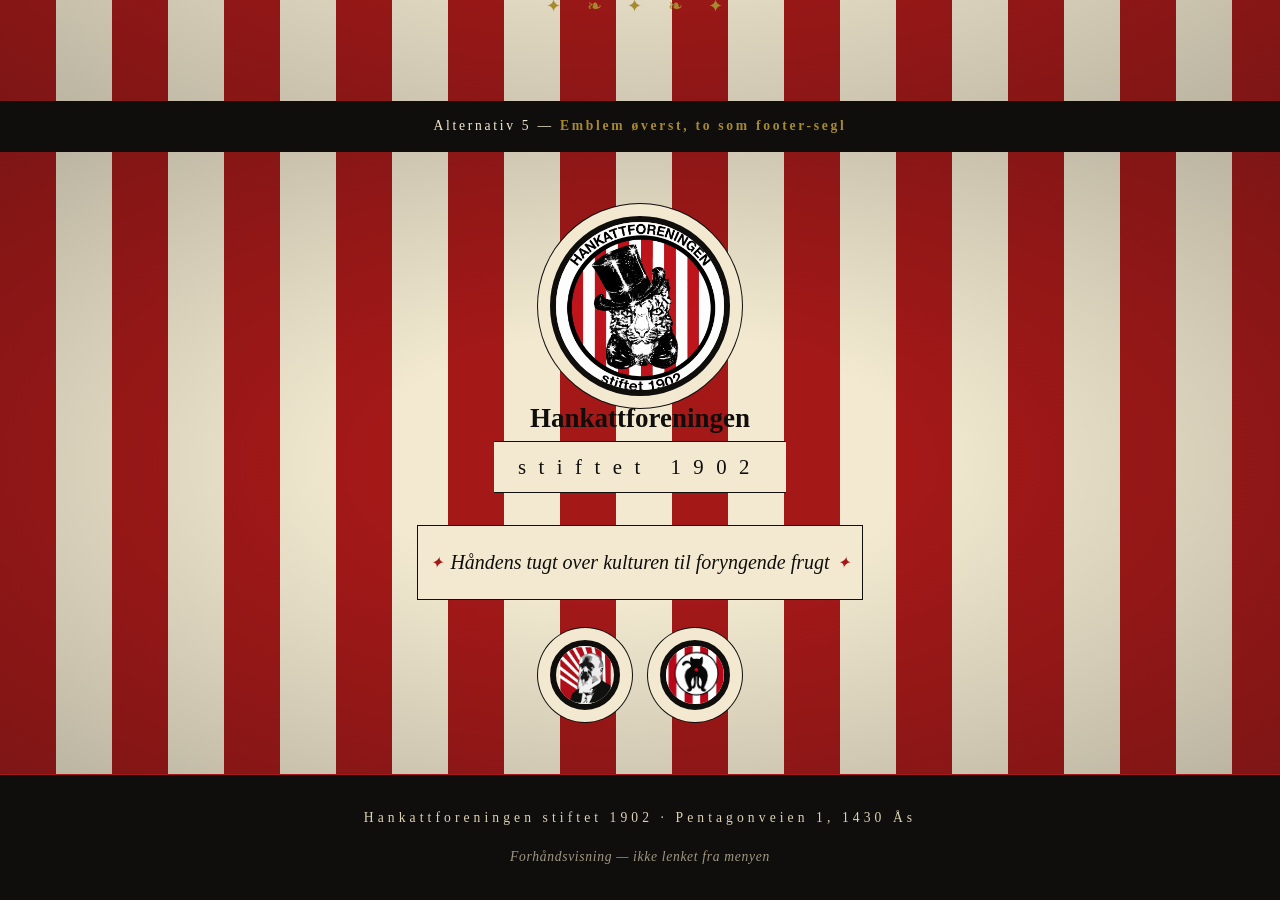
<file: hero-alternativer.html>
<!DOCTYPE html>
<html lang="nb">
<head>
  <meta charset="UTF-8">
  <meta name="viewport" content="width=device-width, initial-scale=1.0">
  <title>Hero-alternativer (forhåndsvisning) – Hankattforeningen</title>
  <link rel="preconnect" href="https://fonts.googleapis.com">
  <link rel="preconnect" href="https://fonts.gstatic.com" crossorigin>
  <link href="https://fonts.googleapis.com/css2?family=UnifrakturMaguntia&family=IM+Fell+English:ital@0;1&family=IM+Fell+English+SC&display=swap" rel="stylesheet">
  <link rel="stylesheet" href="css/style.css">
  <style>
    /* Kun for denne forhåndsvisningssiden — påvirker ikke resten av nettstedet */
    .preview-label {
      background: var(--ink);
      color: var(--paper);
      font-family: 'IM Fell English SC', serif;
      letter-spacing: 0.2em;
      font-size: 0.85rem;
      text-align: center;
      padding: 0.9rem 1rem;
    }
    .preview-label strong { color: var(--gold); }
    .hero.preview-hero { min-height: 60vh; }

    /* Alt 1: Ett hero-emblem */
    .v1-emblem { width: 280px; height: 280px; margin-bottom: 1.5rem; }
    .v1-motto { font-style: italic; font-size: 1.1rem; max-width: 520px; opacity: 0.9; }

    /* Alt 2: Triptyk som våpenskjold */
    .triptych { display: flex; flex-direction: column; align-items: center; margin-bottom: 2rem; }
    .triptych-top { width: 190px; height: 190px; margin-bottom: -1.75rem; z-index: 3; }
    .triptych-row { display: flex; gap: 3.5rem; }
    .triptych-side { width: 100px; height: 100px; }

    /* Alt 3: Motto som hovedelement */
    .v3-motto {
      font-family: 'UnifrakturMaguntia', serif;
      font-size: clamp(2rem, 5vw, 3.3rem);
      line-height: 1.2;
      max-width: 760px;
      margin-bottom: 2rem;
    }
    .v3-seal { width: 90px; height: 90px; margin-bottom: 1rem; }

    /* Alt 4: Sirkusplakat */
    .circus-ornament { color: var(--gold); letter-spacing: 0.6em; font-size: 1.1rem; margin: 1rem 0; }
    .circus-frame {
      width: 220px; height: 220px; border-radius: 50%;
      background: var(--paper);
      border: 3px solid var(--ink);
      outline: 3px dashed var(--gold);
      outline-offset: 7px;
      display: flex; align-items: center; justify-content: center;
      overflow: hidden;
      margin: 0.5rem 0 2rem;
    }
    .circus-frame img { width: 100%; height: 100%; object-fit: contain; }
    .circus-banner {
      background: var(--red);
      color: var(--paper);
      font-family: 'UnifrakturMaguntia', serif;
      font-size: clamp(1.8rem, 4vw, 2.8rem);
      padding: 0.7rem 3.5rem;
      clip-path: polygon(0 0, 100% 0, 92% 50%, 100% 100%, 0 100%, 8% 50%);
      margin-bottom: 1rem;
    }

    /* Alt 5: Emblem øverst, to som footer-segl */
    .v5-seals { display: flex; gap: 2.5rem; margin-top: 2.5rem; }
    .v5-seal { width: 70px; height: 70px; }
  </style>
</head>
<body>
  <header>
    <div class="top-ribbon">Faderloftet den <span data-live-date></span>. i det <span data-cultural-year></span>. Kulturelle år</div>
    <nav class="archaic" aria-label="Hovednavigasjon">
      <a href="index.html">Tilbake til forsiden</a>
    </nav>
  </header>

  <main>

    <div class="preview-label">Dagens design (index.html nå) — <strong>uendret, som referanse</strong></div>
    <section class="hero stripes preview-hero">
      <div class="hero-logo-row">
        <div class="hero-logo-item">
          <img src="images/Hirsch-logo.jpeg" alt="Hirsch logo">
        </div>
        <div class="hero-logo-item center">
          <img src="images/Tiger-logo-bedre.png" alt="Tiger logo bedre">
        </div>
        <div class="hero-logo-item">
          <img class="zoom-fit" src="images/Katteræva-logo.png" alt="Hankattræva logo">
        </div>
      </div>
      <h1>Hankattforeningen</h1>
      <div class="hero-est">stiftet 1902</div>
      <div class="hero-motto">Håndens tugt over kulturen til foryngende frugt</div>
      <div class="hero-attrib">— Salig Johan Leuthäuser Hirsch</div>
    </section>

    <div class="preview-label">Alternativ 1 — <strong>Ett hero-emblem</strong></div>
    <section class="hero stripes preview-hero">
      <div class="hero-logo-item center v1-emblem">
        <img src="images/Tiger-logo-bedre.png" alt="Tiger logo — Hankattforeningen stiftet 1902">
      </div>
      <div class="hero-motto v1-motto">Håndens tugt over kulturen til foryngende frugt</div>
    </section>

    <div class="preview-label">Alternativ 2 — <strong>Triptyk som våpenskjold</strong></div>
    <section class="hero stripes preview-hero">
      <div class="triptych">
        <div class="hero-logo-item center triptych-top">
          <img src="images/Tiger-logo-bedre.png" alt="Tiger logo">
        </div>
        <div class="triptych-row">
          <div class="hero-logo-item triptych-side">
            <img src="images/Hirsch-logo.jpeg" alt="Hirsch logo">
          </div>
          <div class="hero-logo-item triptych-side">
            <img class="zoom-fit" src="images/Katteræva-logo.png" alt="Hankattræva logo">
          </div>
        </div>
      </div>
      <h1>Hankattforeningen</h1>
      <div class="hero-est">stiftet 1902</div>
    </section>

    <div class="preview-label">Alternativ 3 — <strong>Motto som hovedelement</strong></div>
    <section class="hero stripes preview-hero">
      <div class="v3-motto">Håndens tugt over kulturen<br>til foryngende frugt</div>
      <div class="hero-logo-item v3-seal">
        <img src="images/Tiger-logo-bedre.png" alt="Tiger logo">
      </div>
      <div class="hero-attrib">Hankattforeningen · stiftet 1902</div>
    </section>

    <div class="preview-label">Alternativ 4 — <strong>Sirkusplakat</strong></div>
    <section class="hero stripes preview-hero">
      <div class="circus-ornament">✦ ❧ ✦ ❧ ✦</div>
      <div class="circus-frame">
        <img src="images/Tiger-logo-bedre.png" alt="Tiger logo">
      </div>
      <div class="circus-banner">Hankattforeningen</div>
      <div class="hero-est">stiftet 1902</div>
      <div class="circus-ornament">✦ ❧ ✦ ❧ ✦</div>
    </section>

    <div class="preview-label">Alternativ 5 — <strong>Emblem øverst, to som footer-segl</strong></div>
    <section class="hero stripes preview-hero">
      <div class="hero-logo-item center">
        <img src="images/Tiger-logo-bedre.png" alt="Tiger logo">
      </div>
      <h1>Hankattforeningen</h1>
      <div class="hero-est">stiftet 1902</div>
      <div class="hero-motto">Håndens tugt over kulturen til foryngende frugt</div>
      <div class="v5-seals">
        <div class="hero-logo-item v5-seal">
          <img src="images/Hirsch-logo.jpeg" alt="Hirsch logo">
        </div>
        <div class="hero-logo-item v5-seal">
          <img class="zoom-fit" src="images/Katteræva-logo.png" alt="Hankattræva logo">
        </div>
      </div>
    </section>

  </main>

  <footer>
    Hankattforeningen stiftet 1902 · Pentagonveien 1, 1430 Ås
    <div class="stamp">Forhåndsvisning — ikke lenket fra menyen</div>
  </footer>
  <script src="js/live-date.js"></script>
</body>
</html>
</file>
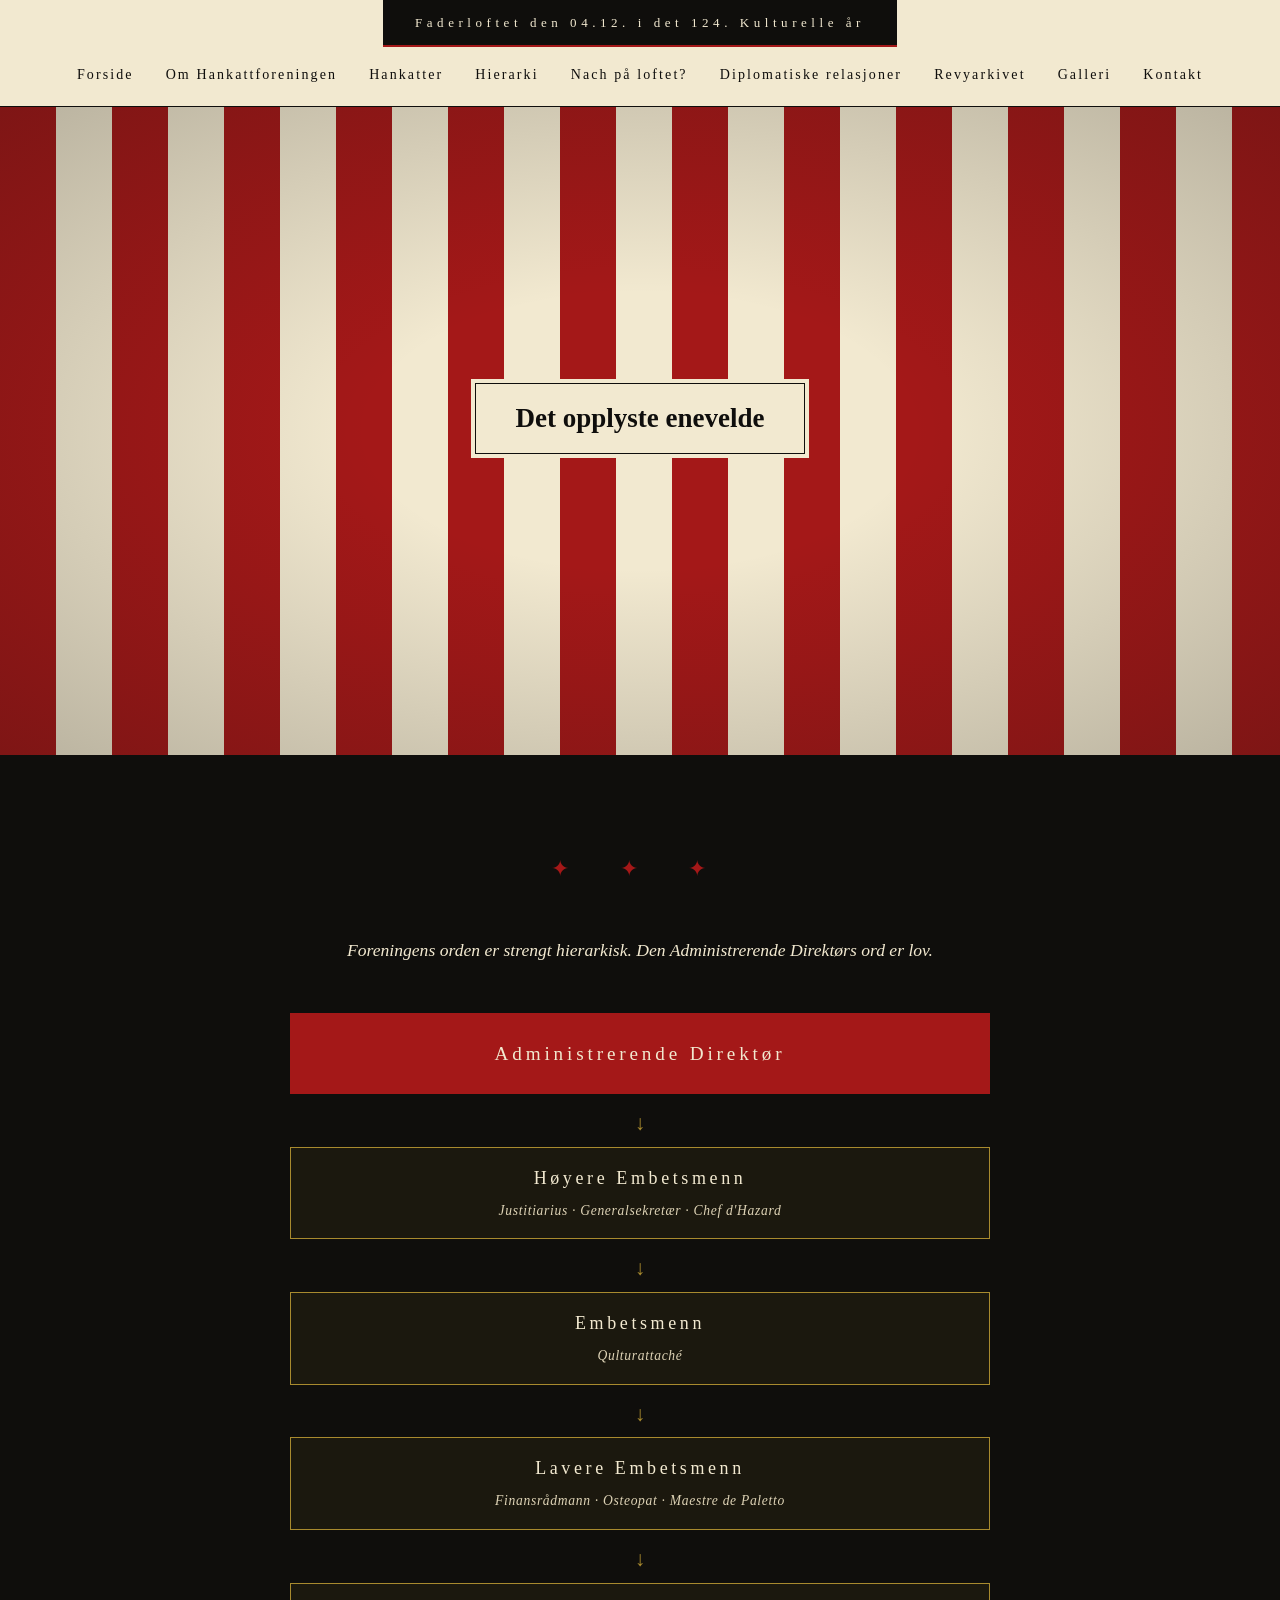
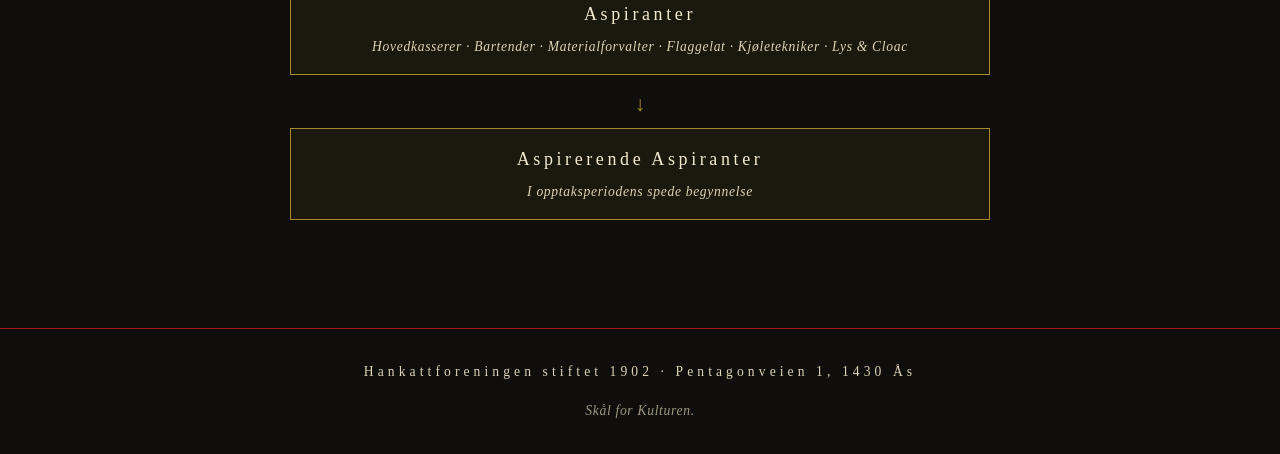
<file: hierarki.html>
<!DOCTYPE html>
<html lang="nb">
<head>
  <meta charset="UTF-8">
  <meta name="viewport" content="width=device-width, initial-scale=1.0">
  <title>Hierarki – Hankattforeningen stiftet 1902</title>
  <link rel="icon" type="image/svg+xml" href="images/favicon.svg">
  <link rel="preconnect" href="https://fonts.googleapis.com">
  <link rel="preconnect" href="https://fonts.gstatic.com" crossorigin>
  <link href="https://fonts.googleapis.com/css2?family=UnifrakturMaguntia&family=IM+Fell+English:ital@0;1&family=IM+Fell+English+SC&display=swap" rel="stylesheet">
  <link rel="stylesheet" href="css/style.css">
</head>
<body>
  <header>
    <div class="top-ribbon">Faderloftet den <span data-live-date></span>. i det <span data-cultural-year></span>. Kulturelle år</div>
    <nav class="archaic" aria-label="Hovednavigasjon">
      <a href="index.html">Forside</a>
      <a href="om-hankattforeningen.html">Om Hankattforeningen</a>
      <a href="hankatter.html">Hankatter</a>
      <a href="hierarki.html">Hierarki</a>
      <a href="nach-pa-loftet.html">Nach på loftet?</a>
      <a href="treenighet.html">Diplomatiske relasjoner</a>
      <a href="revyarkivet.html">Revyarkivet</a>
      <a href="galleri.html">Galleri</a>
      <a href="kontakt.html">Kontakt</a>
    </nav>
  </header>

  <main>
    <section class="hero stripes">
      <h1 class="page-hero-title">Det opplyste enevelde</h1>
    </section>

    <section class="hierarchy">
      <div class="container">
        <div class="ornament">✦ ✦ ✦</div>
        <p style="max-width: 600px; margin: 0 auto; font-style: italic; font-size: 1.1rem;">Foreningens orden er strengt hierarkisk. Den Administrerende Direktørs ord er lov.</p>

        <div class="hierarchy-tree">
          <div class="h-level top">Administrerende Direktør</div>
          <div class="h-arrow">↓</div>
          <div class="h-level">Høyere Embetsmenn<small>Justitiarius · Generalsekretær · Chef d'Hazard</small></div>
          <div class="h-arrow">↓</div>
          <div class="h-level">Embetsmenn<small>Qulturattaché</small></div>
          <div class="h-arrow">↓</div>
          <div class="h-level">Lavere Embetsmenn<small>Finansrådmann · Osteopat · Maestre de Paletto</small></div>
          <div class="h-arrow">↓</div>
          <div class="h-level">Aspiranter<small>Hovedkasserer · Bartender · Materialforvalter · Flaggelat · Kjøletekniker · Lys & Cloac</small></div>
          <div class="h-arrow">↓</div>
          <div class="h-level">Aspirerende Aspiranter<small>I opptaksperiodens spede begynnelse</small></div>
        </div>
      </div>
    </section>
  </main>

  <footer>
    Hankattforeningen stiftet 1902 · Pentagonveien 1, 1430 Ås
    <div class="stamp">Skål for Kulturen.</div>
  </footer>
  <script src="js/live-date.js"></script>
</body>
</html>
</file>
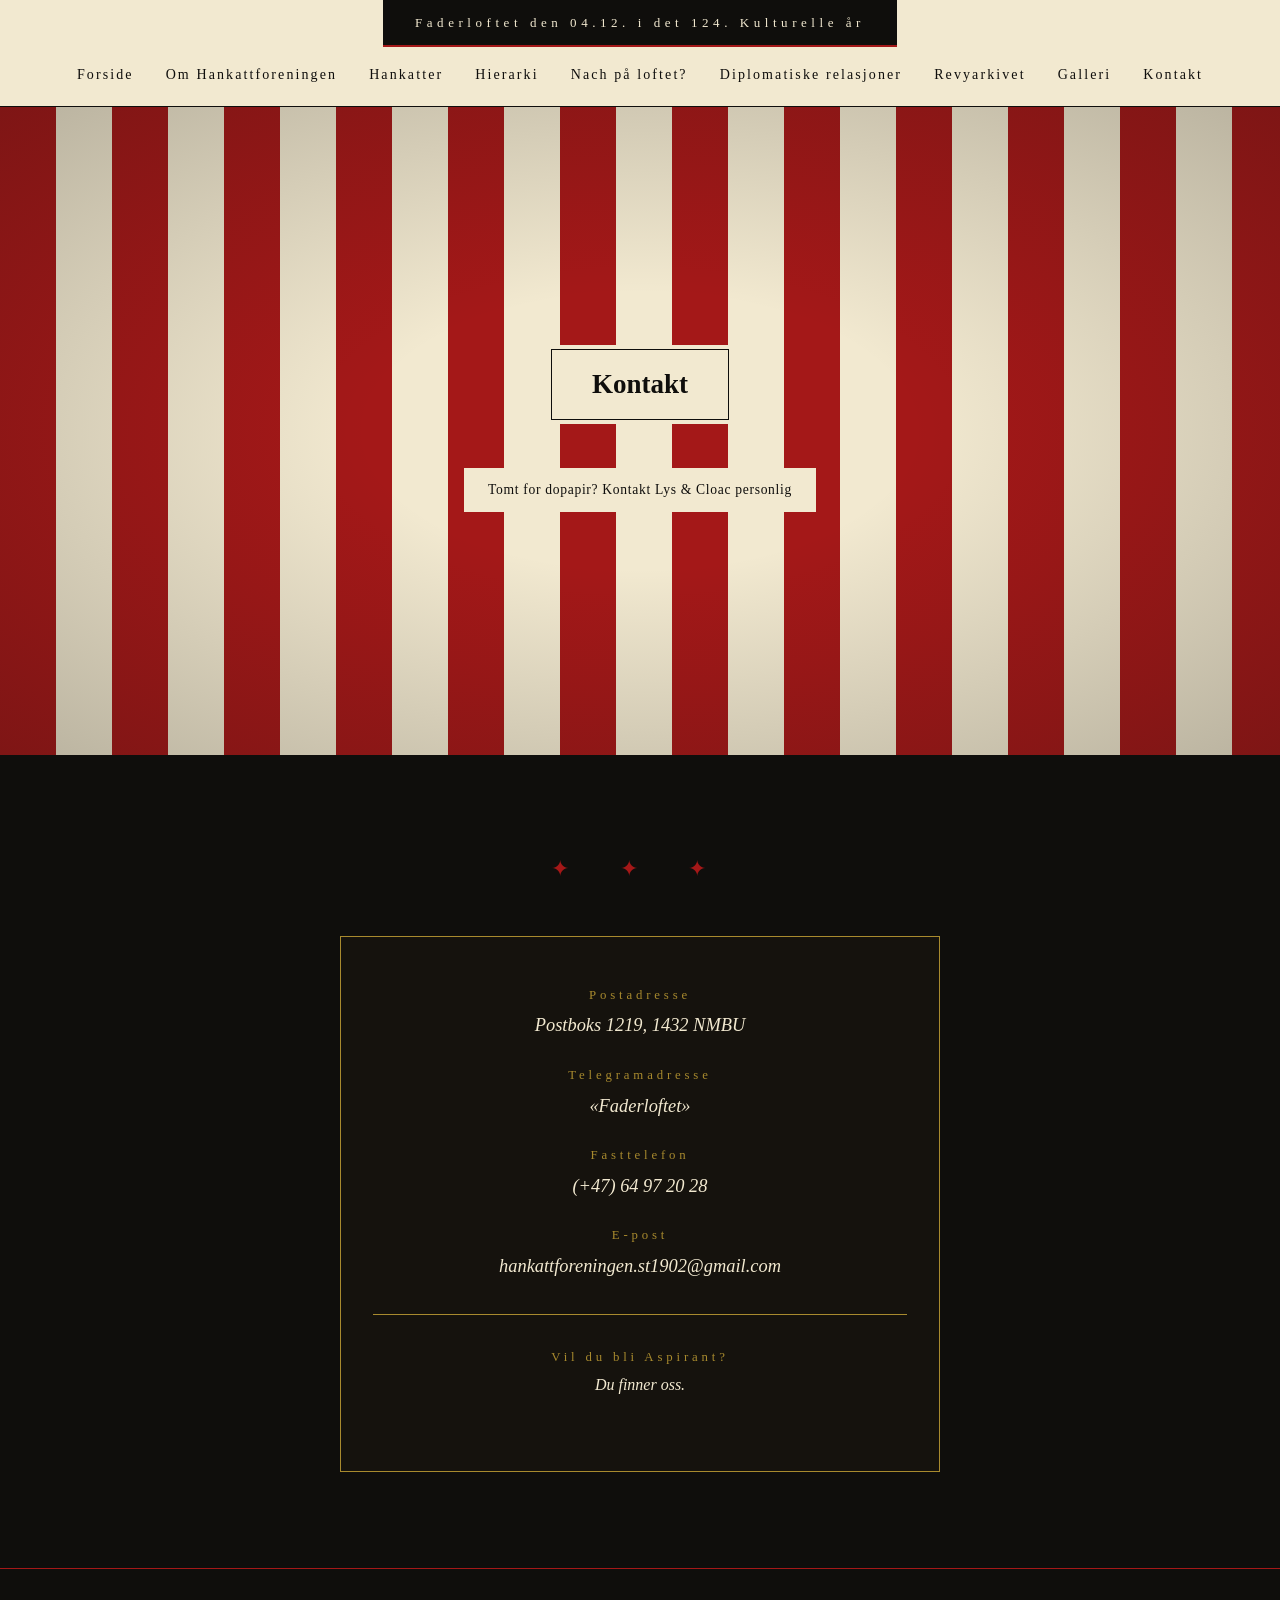
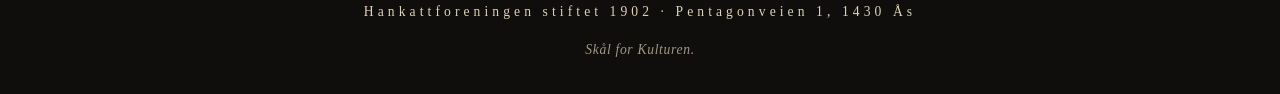
<file: kontakt.html>
<!DOCTYPE html>
<html lang="nb">
<head>
  <meta charset="UTF-8">
  <meta name="viewport" content="width=device-width, initial-scale=1.0">
  <title>Kontakt – Hankattforeningen stiftet 1902</title>
  <link rel="icon" type="image/svg+xml" href="images/favicon.svg">
  <link rel="preconnect" href="https://fonts.googleapis.com">
  <link rel="preconnect" href="https://fonts.gstatic.com" crossorigin>
  <link href="https://fonts.googleapis.com/css2?family=UnifrakturMaguntia&family=IM+Fell+English:ital@0;1&family=IM+Fell+English+SC&display=swap" rel="stylesheet">
  <link rel="stylesheet" href="css/style.css">
</head>
<body>
  <header>
    <div class="top-ribbon">Faderloftet den <span data-live-date></span>. i det <span data-cultural-year></span>. Kulturelle år</div>
    <nav class="archaic" aria-label="Hovednavigasjon">
      <a href="index.html">Forside</a>
      <a href="om-hankattforeningen.html">Om Hankattforeningen</a>
      <a href="hankatter.html">Hankatter</a>
      <a href="hierarki.html">Hierarki</a>
      <a href="nach-pa-loftet.html">Nach på loftet?</a>
      <a href="treenighet.html">Diplomatiske relasjoner</a>
      <a href="revyarkivet.html">Revyarkivet</a>
      <a href="galleri.html">Galleri</a>
      <a href="kontakt.html">Kontakt</a>
    </nav>
  </header>

  <main>
    <section class="hero stripes">
      <h1 class="page-hero-title">Kontakt</h1>
      <div class="hero-attrib long">Tomt for dopapir? Kontakt Lys &amp; Cloac personlig</div>
    </section>

    <section class="contact">
      <div class="container">
        <div class="ornament">✦ ✦ ✦</div>

        <div class="contact-card">
          <div class="contact-row">
            <div class="contact-label">Postadresse</div>
            <div class="contact-value">Postboks 1219, 1432 NMBU</div>
          </div>
          <div class="contact-row">
            <div class="contact-label">Telegramadresse</div>
            <div class="contact-value">«Faderloftet»</div>
          </div>
          <div class="contact-row">
            <div class="contact-label">Fasttelefon</div>
            <div class="contact-value">(+47) 64 97 20 28</div>
          </div>
          <div class="contact-row">
            <div class="contact-label">E-post</div>
            <div class="contact-value">hankattforeningen.st1902@gmail.com</div>
          </div>
          <div class="contact-row" style="margin-top: 2rem; padding-top: 2rem; border-top: 1px solid var(--gold);">
            <div class="contact-label">Vil du bli Aspirant?</div>
            <div class="contact-value" style="font-size: 1rem;">Du finner oss.</div>
          </div>
        </div>
      </div>
    </section>
  </main>

  <footer>
    Hankattforeningen stiftet 1902 · Pentagonveien 1, 1430 Ås
    <div class="stamp">Skål for Kulturen.</div>
  </footer>
  <script src="js/live-date.js"></script>
</body>
</html>
</file>
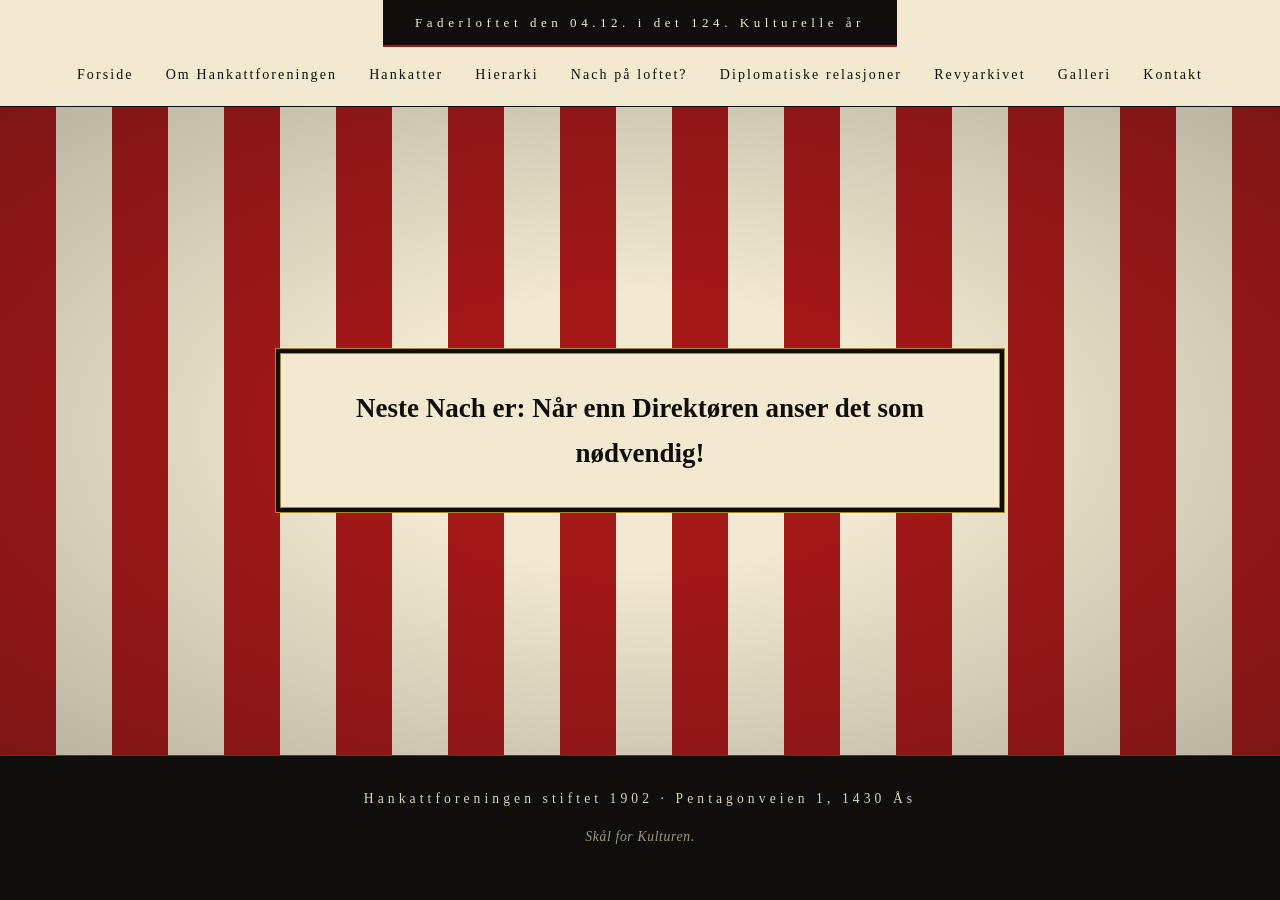
<file: nach-pa-loftet.html>
<!DOCTYPE html>
<html lang="nb">
<head>
  <meta charset="UTF-8">
  <meta name="viewport" content="width=device-width, initial-scale=1.0">
  <title>Nach på loftet? – Hankattforeningen stiftet 1902</title>
  <link rel="icon" type="image/svg+xml" href="images/favicon.svg">
  <link rel="preconnect" href="https://fonts.googleapis.com">
  <link rel="preconnect" href="https://fonts.gstatic.com" crossorigin>
  <link href="https://fonts.googleapis.com/css2?family=UnifrakturMaguntia&family=IM+Fell+English:ital@0;1&family=IM+Fell+English+SC&display=swap" rel="stylesheet">
  <link rel="stylesheet" href="css/style.css">
</head>
<body>
  <header>
    <div class="top-ribbon">Faderloftet den <span data-live-date></span>. i det <span data-cultural-year></span>. Kulturelle år</div>
    <nav class="archaic" aria-label="Hovednavigasjon">
      <a href="index.html">Forside</a>
      <a href="om-hankattforeningen.html">Om Hankattforeningen</a>
      <a href="hankatter.html">Hankatter</a>
      <a href="hierarki.html">Hierarki</a>
      <a href="nach-pa-loftet.html">Nach på loftet?</a>
      <a href="treenighet.html">Diplomatiske relasjoner</a>
      <a href="revyarkivet.html">Revyarkivet</a>
      <a href="galleri.html">Galleri</a>
      <a href="kontakt.html">Kontakt</a>
    </nav>
  </header>

  <main>
    <section class="hero stripes">
      <div class="text-frame">
        <h1>Neste Nach er: Når enn Direktøren anser det som nødvendig!</h1>
      </div>
    </section>
  </main>

  <footer>
    Hankattforeningen stiftet 1902 · Pentagonveien 1, 1430 Ås
    <div class="stamp">Skål for Kulturen.</div>
  </footer>
  <script src="js/live-date.js"></script>
</body>
</html>
</file>
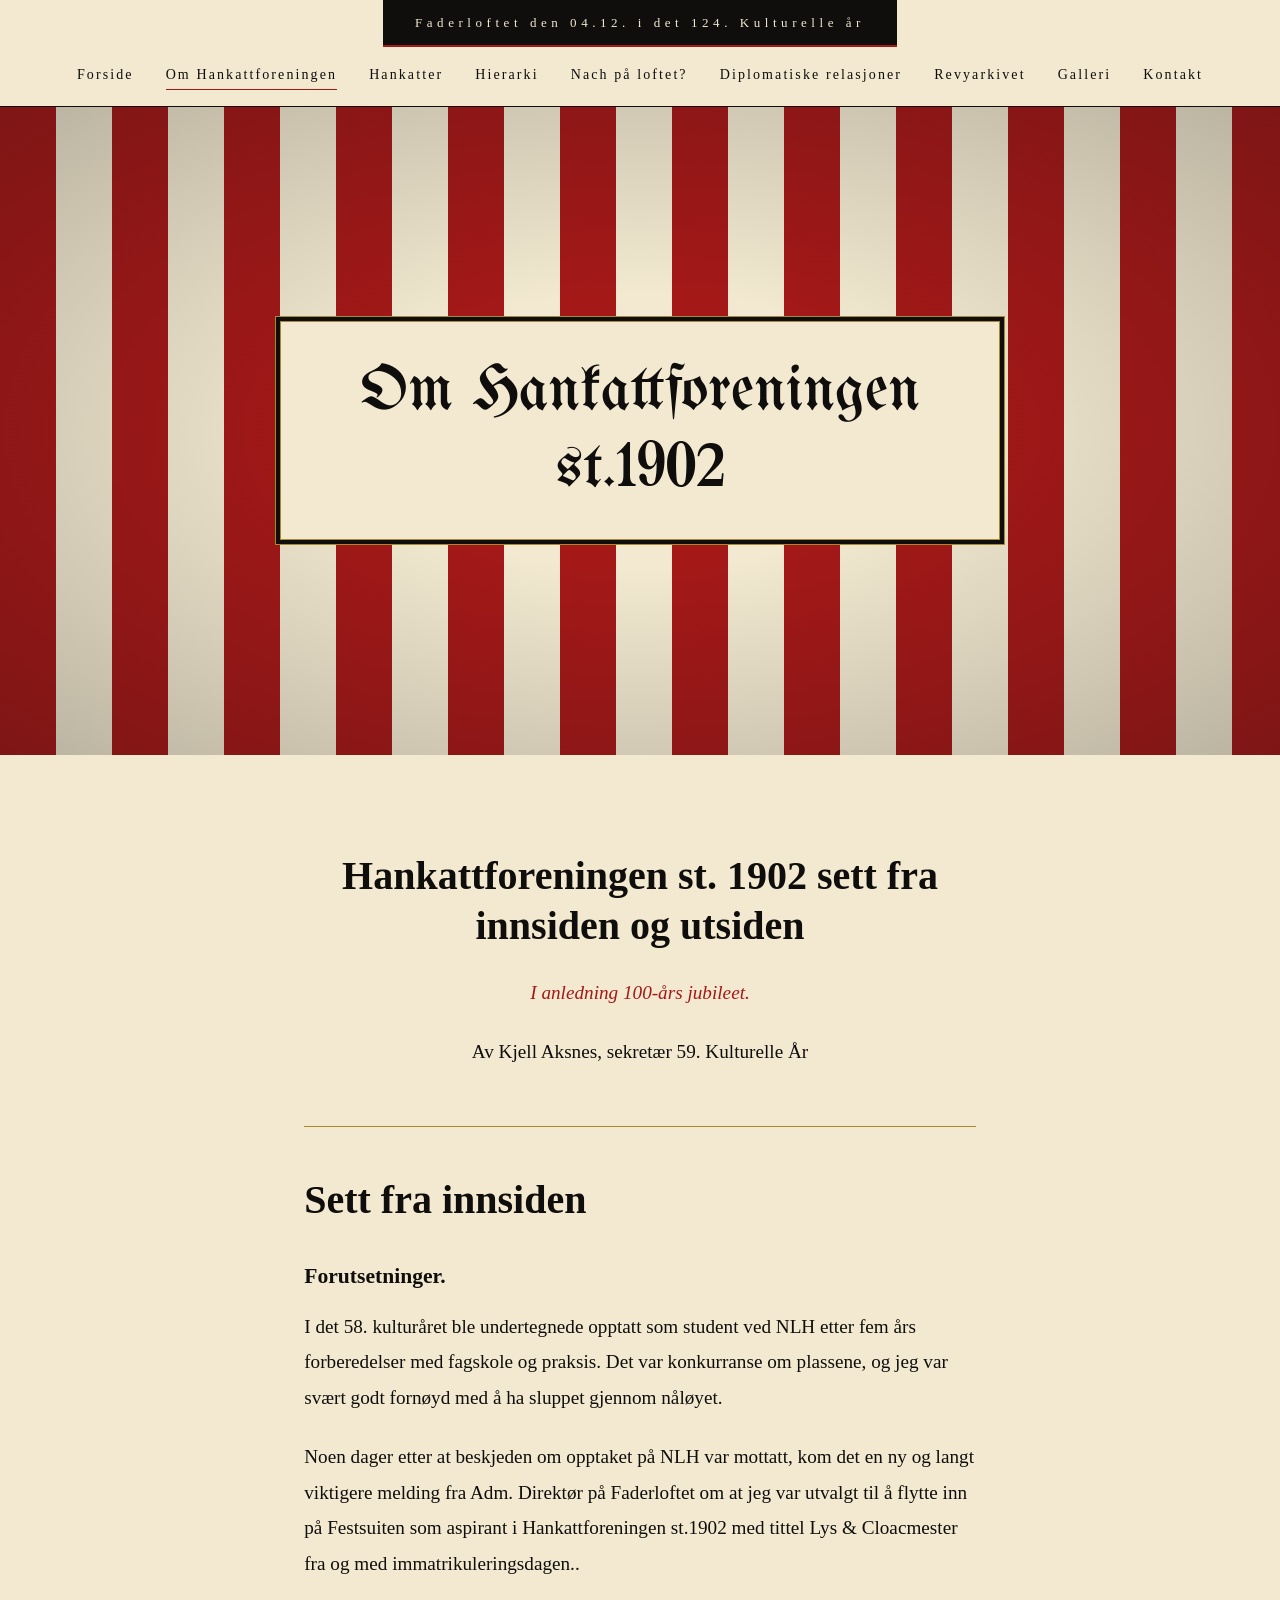
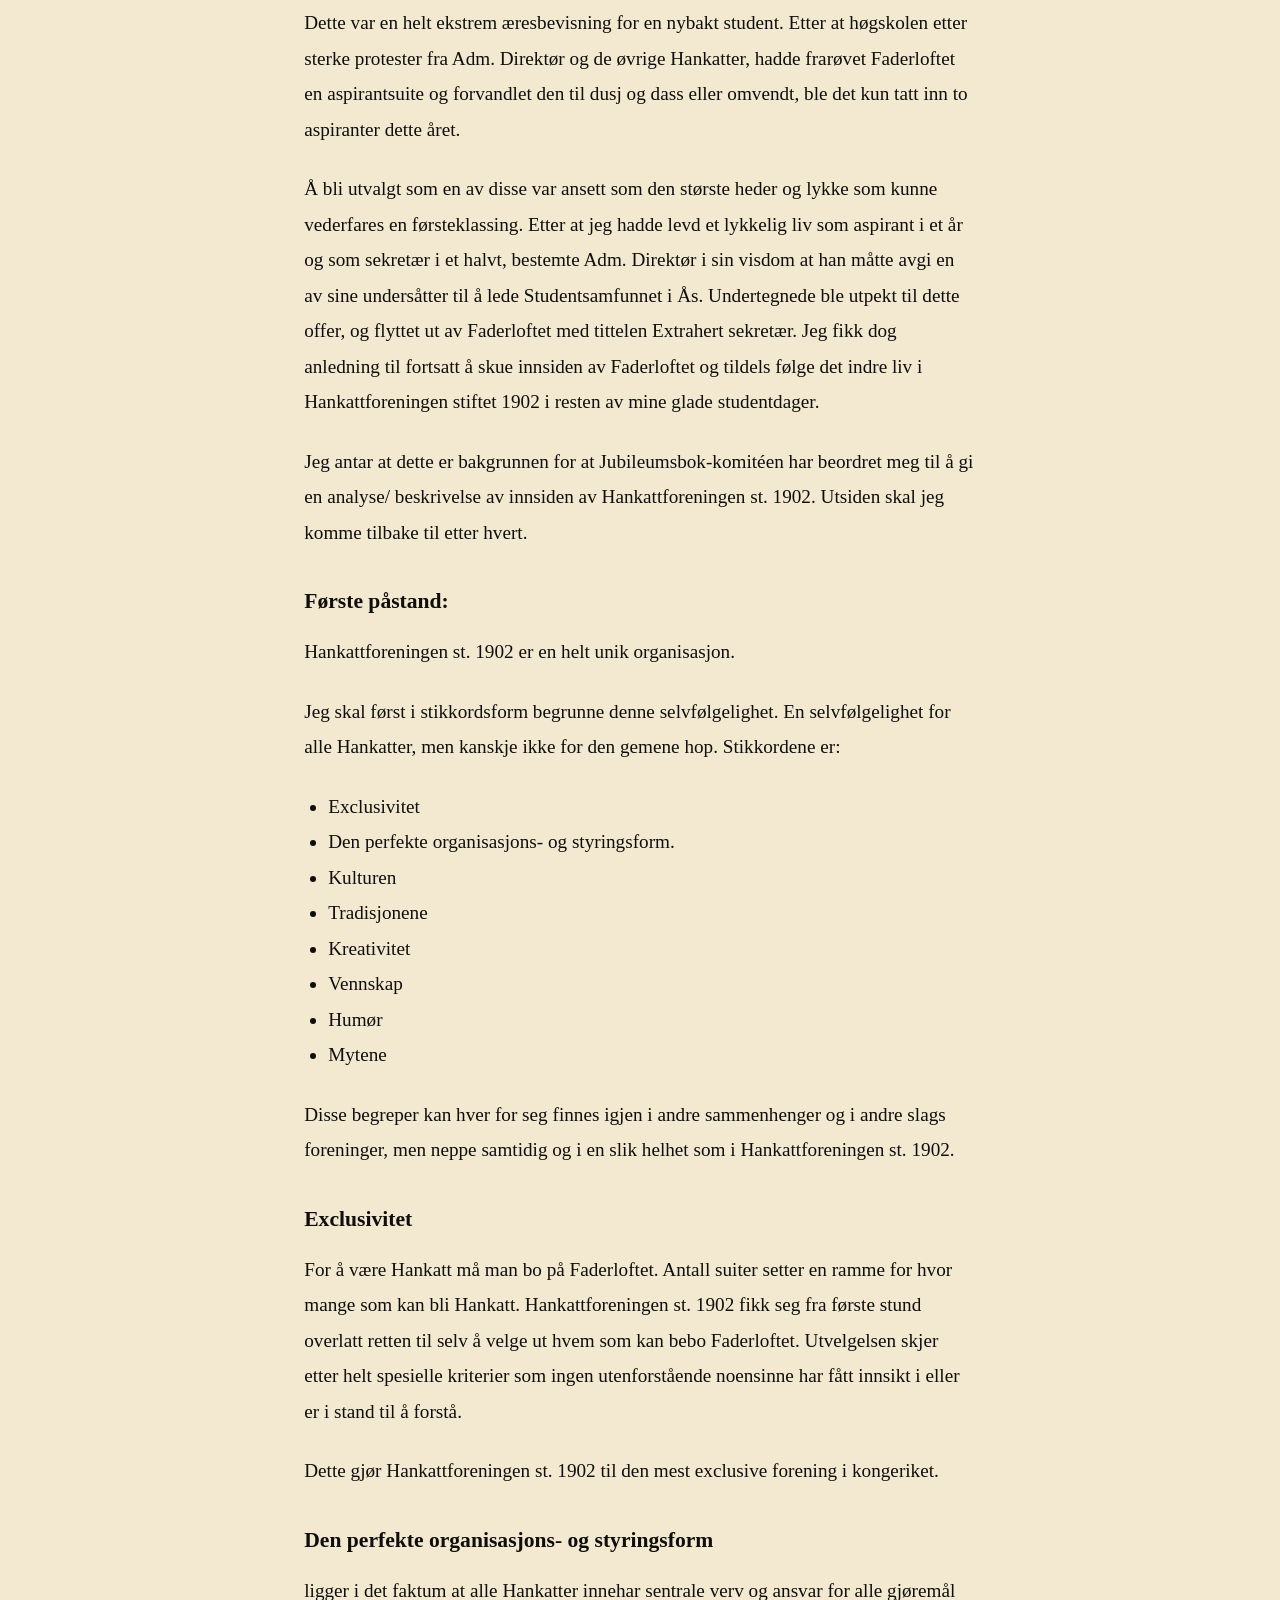
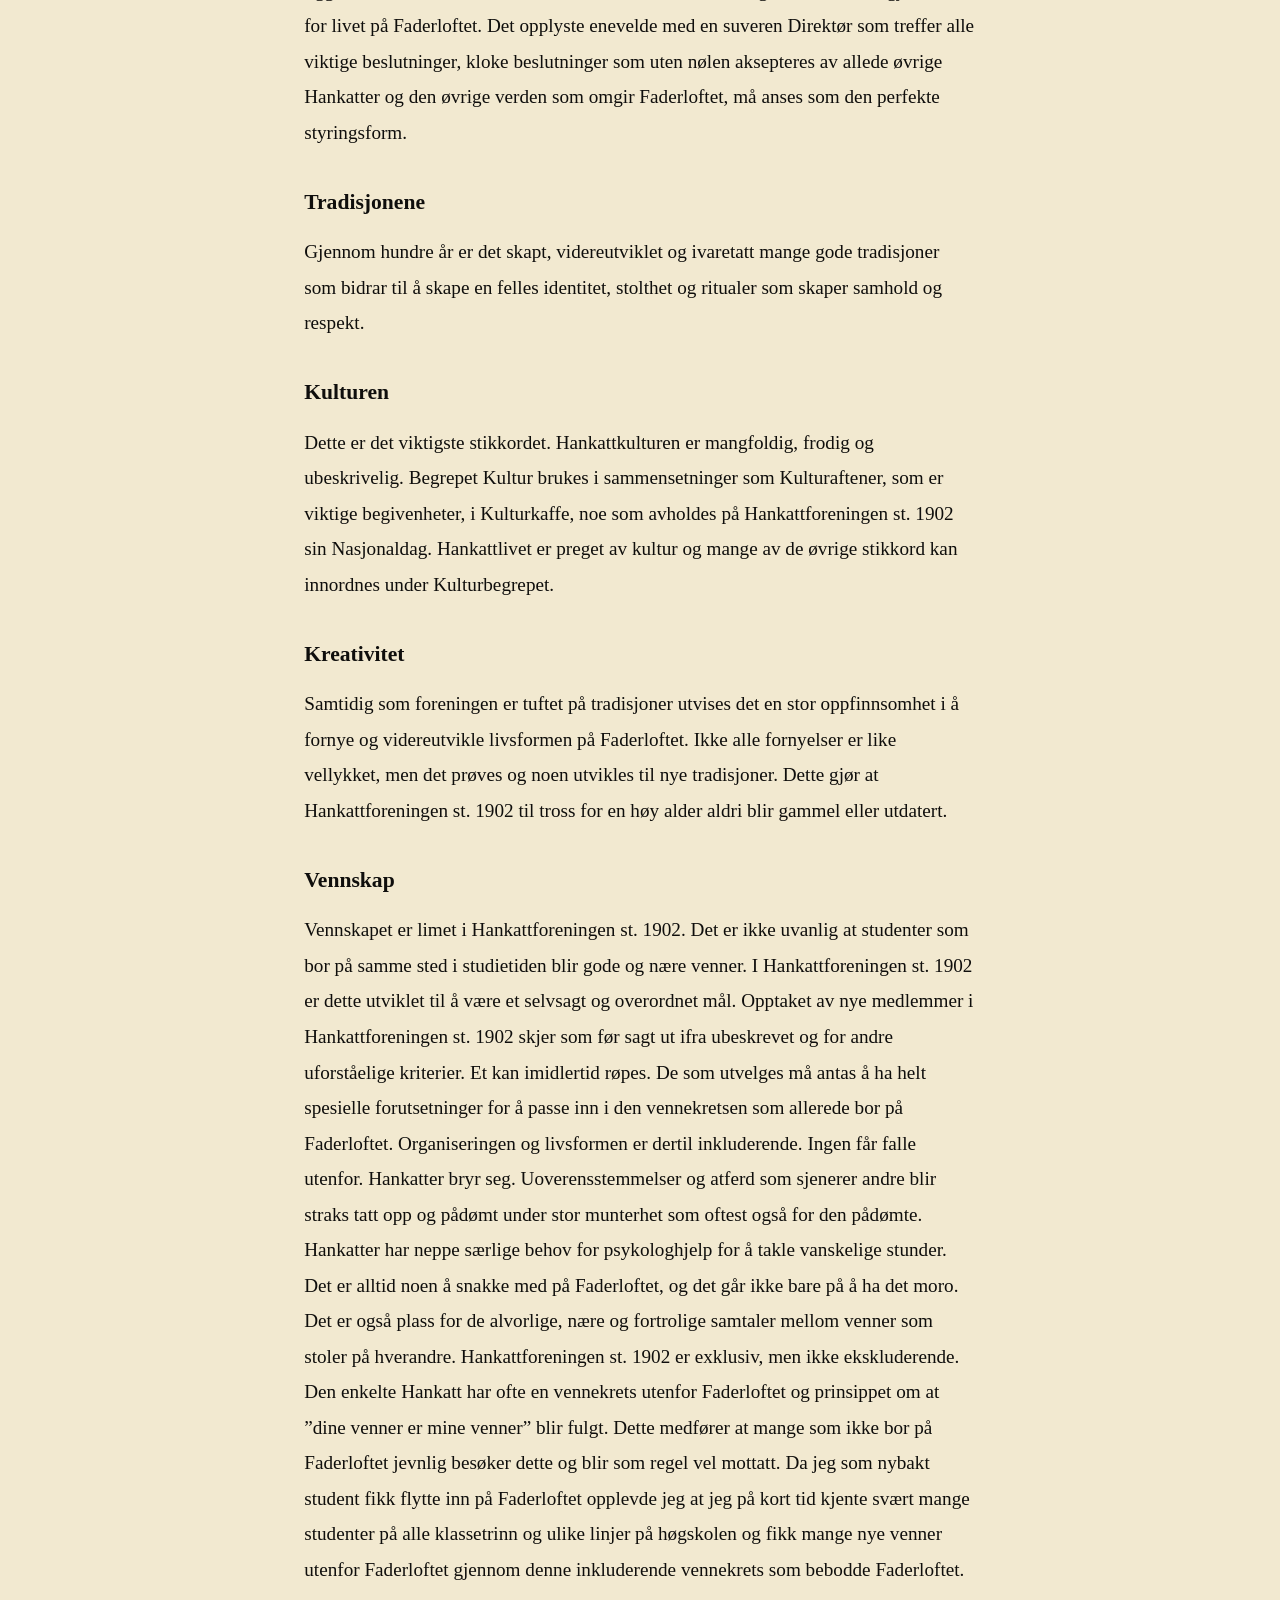
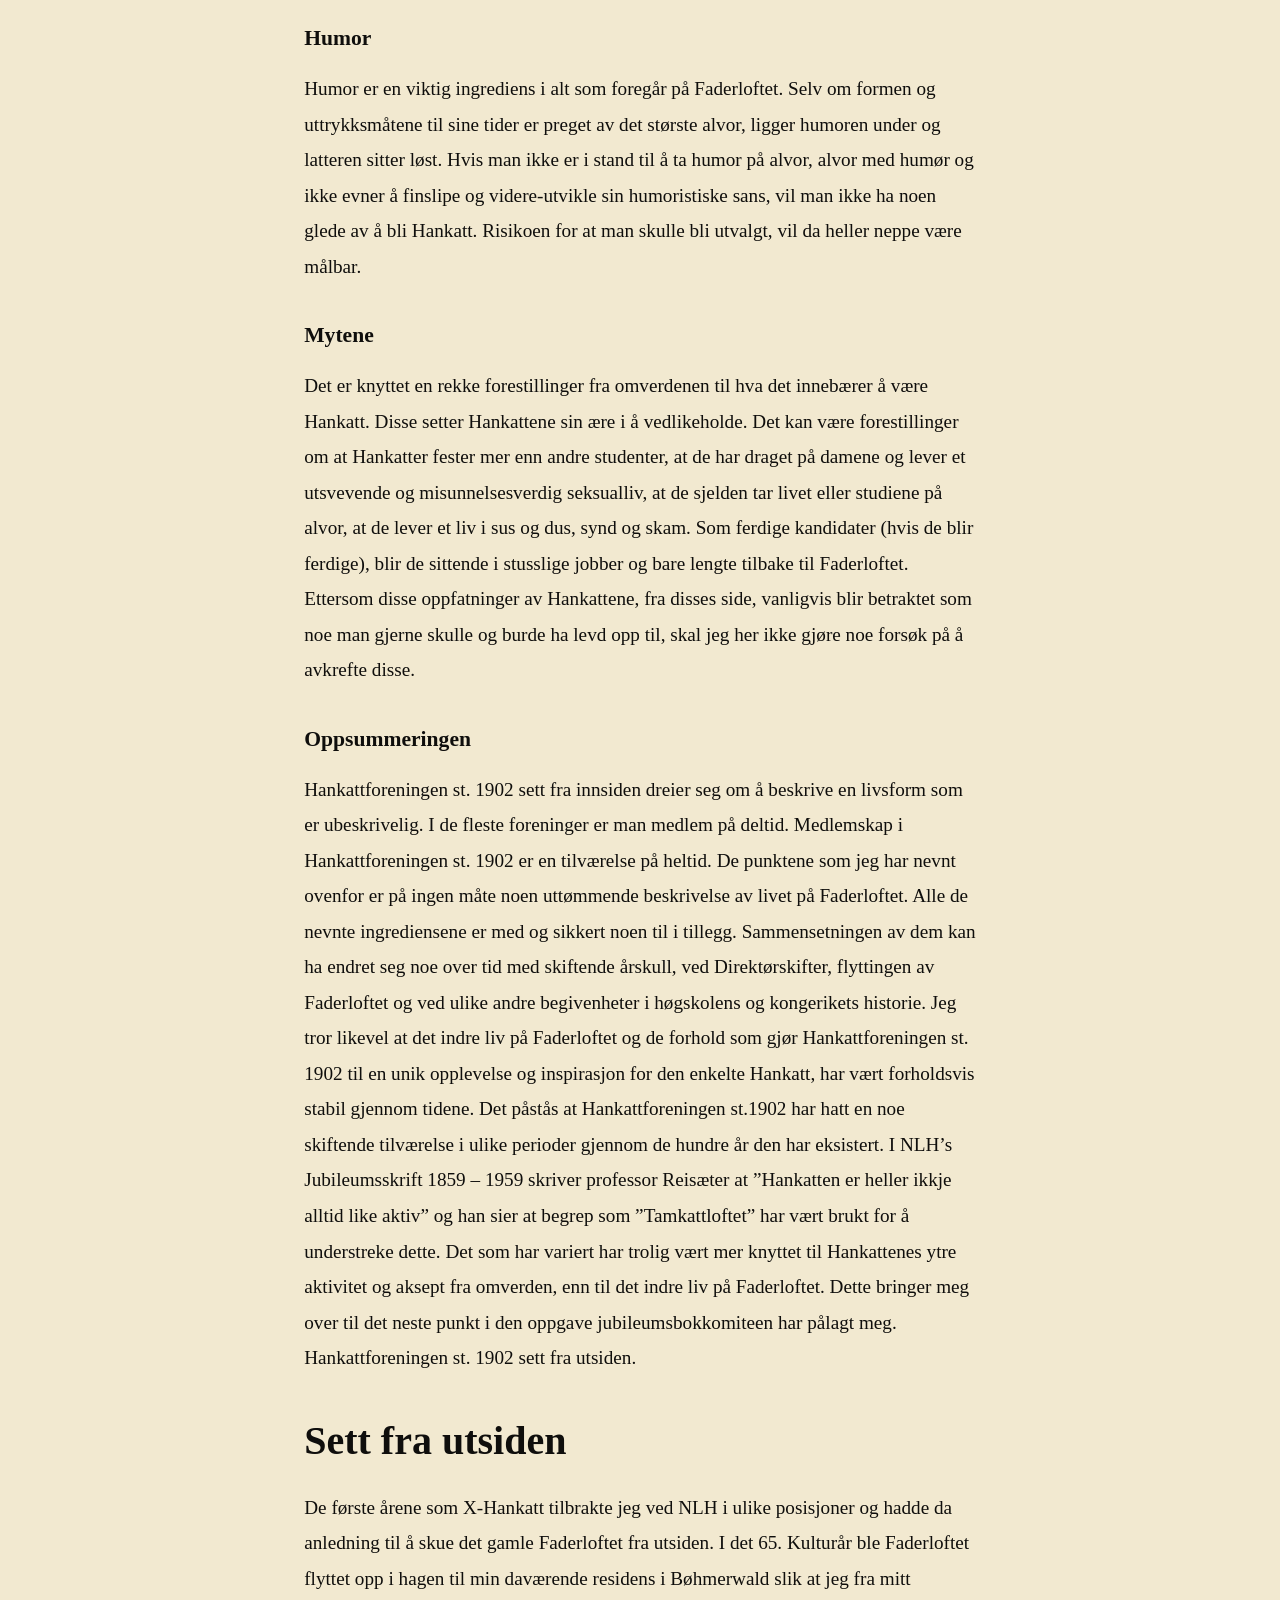
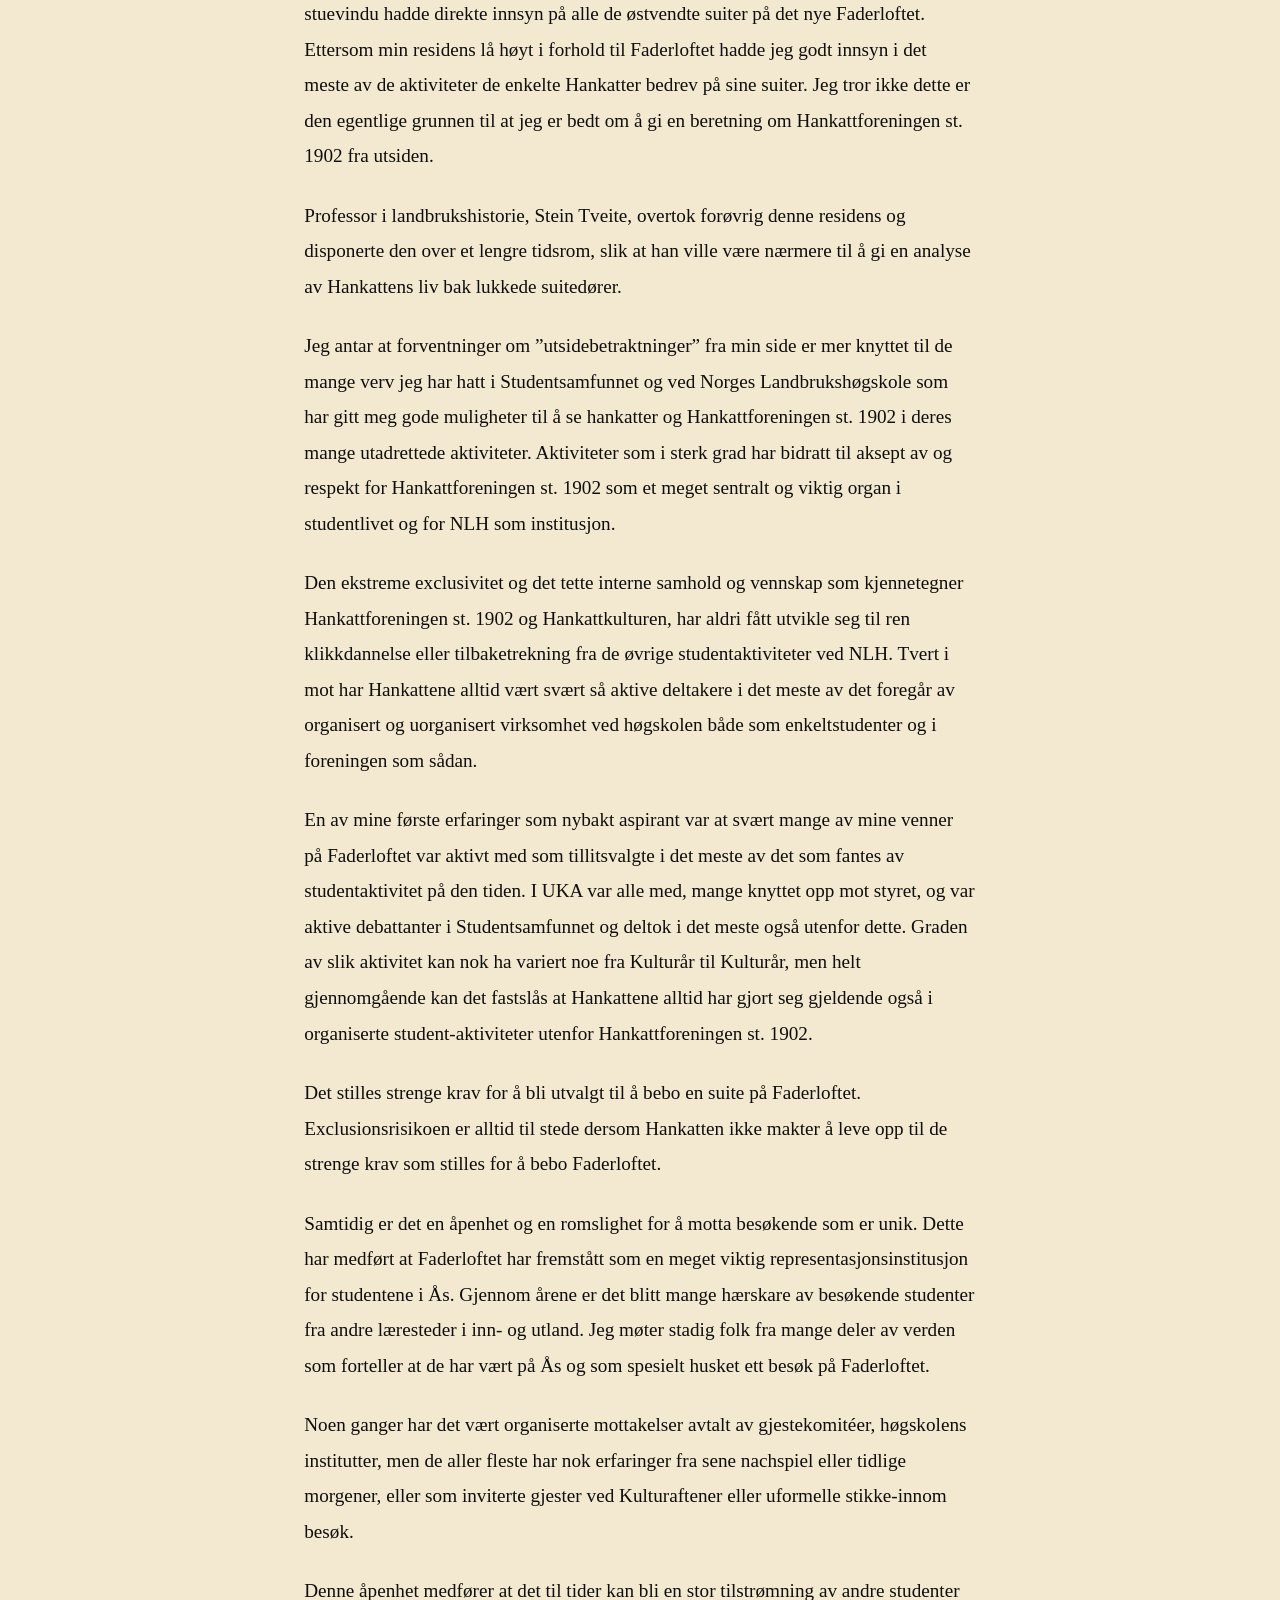
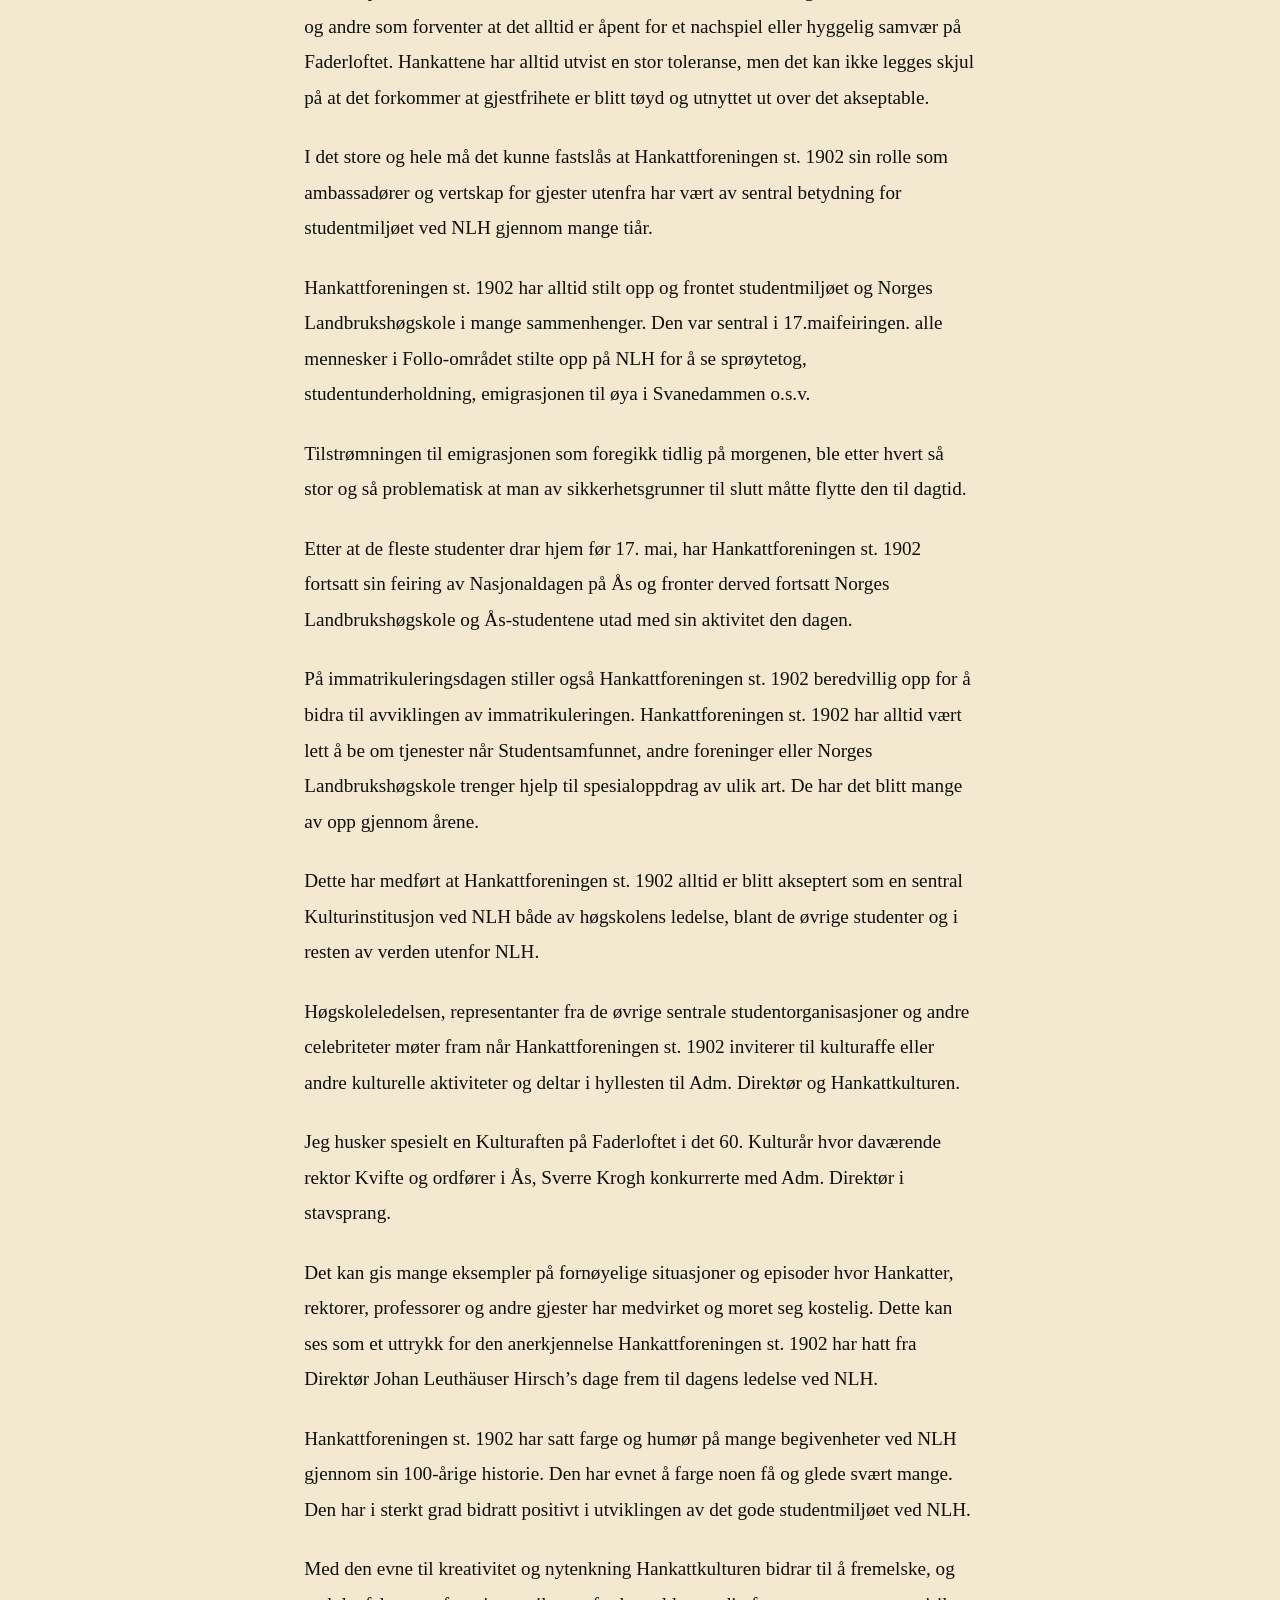
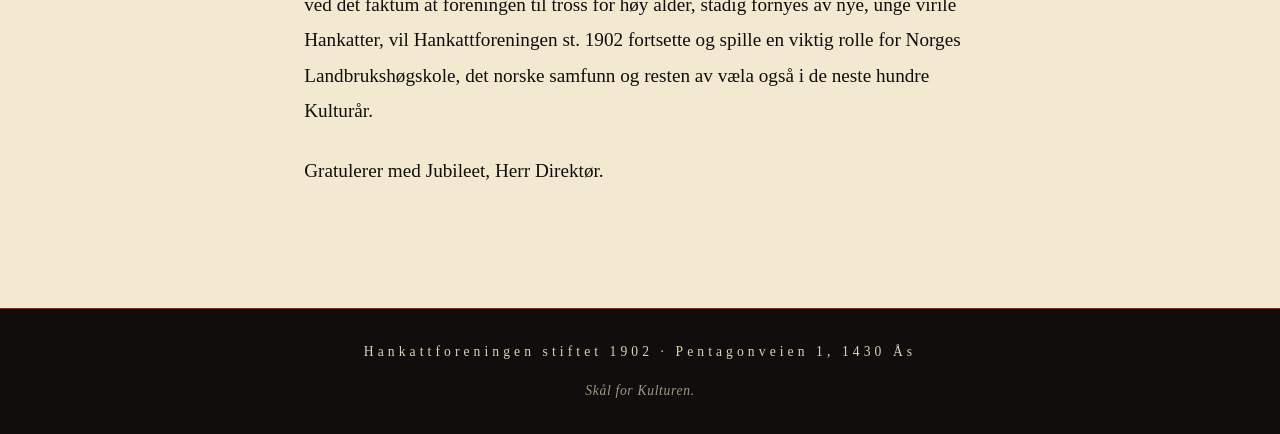
<file: om-hankattforeningen.html>
<!DOCTYPE html>
<html lang="nb">
<head>
  <meta charset="UTF-8">
  <meta name="viewport" content="width=device-width, initial-scale=1.0">
  <title>Om Hankattforeningen st.1902</title>
  <meta name="description" content="Hankattforeningen sett fra innsiden og utsiden. En jubileumstekst av Kjell Aksnes i anledning 100-årsjubileet.">
  <link rel="icon" type="image/svg+xml" href="images/favicon.svg">
  <link rel="preconnect" href="https://fonts.googleapis.com">
  <link rel="preconnect" href="https://fonts.gstatic.com" crossorigin>
  <link href="https://fonts.googleapis.com/css2?family=UnifrakturMaguntia&family=IM+Fell+English:ital@0;1&family=IM+Fell+English+SC&display=swap" rel="stylesheet">
  <link rel="stylesheet" href="css/style.css">
</head>
<body>
  <header>
    <div class="top-ribbon">Faderloftet den <span data-live-date></span>. i det <span data-cultural-year></span>. Kulturelle år</div>
    <nav class="archaic" aria-label="Hovednavigasjon">
      <a href="index.html">Forside</a>
      <a href="om-hankattforeningen.html" aria-current="page">Om Hankattforeningen</a>
      <a href="hankatter.html">Hankatter</a>
      <a href="hierarki.html">Hierarki</a>
      <a href="nach-pa-loftet.html">Nach på loftet?</a>
      <a href="treenighet.html">Diplomatiske relasjoner</a>
      <a href="revyarkivet.html">Revyarkivet</a>
      <a href="galleri.html">Galleri</a>
      <a href="kontakt.html">Kontakt</a>
    </nav>
  </header>

  <main>
    <section class="hero stripes">
      <div class="text-frame">
        <h1 class="about-page-title">Om Hankattforeningen st.1902</h1>
      </div>
    </section>
    <section class="content">
      <article class="association-essay" aria-labelledby="essay-title">
        <header class="essay-header">
          <h2 id="essay-title">Hankattforeningen st. 1902 sett fra innsiden og utsiden</h2>
          <p class="essay-occasion">I anledning 100-års jubileet.</p>
          <p class="essay-byline">Av Kjell Aksnes, sekretær 59. Kulturelle År</p>
        </header>
        <h2 id="innsiden">Sett fra innsiden</h2>
<h3>Forutsetninger.</h3>
<p>I det 58. kultur&#229;ret ble undertegnede opptatt som student ved NLH etter fem &#229;rs forberedelser med fagskole og praksis. Det var konkurranse om plassene, og jeg var sv&#230;rt godt forn&#248;yd med &#229; ha sluppet gjennom n&#229;l&#248;yet.</p>
<p>Noen dager etter at beskjeden om opptaket p&#229; NLH var mottatt, kom det en ny og langt viktigere melding fra Adm. Direkt&#248;r p&#229; Faderloftet om at jeg var utvalgt til &#229; flytte inn p&#229; Festsuiten som aspirant i Hankattforeningen st.1902 med tittel Lys &amp; Cloacmester fra og med immatrikuleringsdagen..</p>
<p>Dette var en helt ekstrem &#230;resbevisning for en nybakt student. Etter at h&#248;gskolen etter sterke protester fra Adm. Direkt&#248;r og de &#248;vrige Hankatter, hadde frar&#248;vet Faderloftet en aspirantsuite og forvandlet den til dusj og dass eller omvendt, ble det kun tatt inn to aspiranter dette &#229;ret.</p>
<p>&#197; bli utvalgt som en av disse var ansett som den st&#248;rste heder og lykke som kunne vederfares en f&#248;rsteklassing. Etter at jeg hadde levd et lykkelig liv som aspirant i et &#229;r og som sekret&#230;r i et halvt, bestemte Adm. Direkt&#248;r i sin visdom at han m&#229;tte avgi en av sine unders&#229;tter til &#229; lede Studentsamfunnet i &#197;s. Undertegnede ble utpekt til dette offer, og flyttet ut av Faderloftet med tittelen Extrahert sekret&#230;r. Jeg fikk dog anledning til fortsatt &#229; skue innsiden av Faderloftet og tildels f&#248;lge det indre liv i Hankattforeningen stiftet 1902 i resten av mine glade studentdager.</p>
<p>Jeg antar at dette er bakgrunnen for at Jubileumsbok-komit&#233;en har beordret meg til &#229; gi en analyse/ beskrivelse av innsiden av Hankattforeningen st. 1902. Utsiden skal jeg komme tilbake til etter hvert.</p>
<h3>F&#248;rste p&#229;stand:</h3>
<p>Hankattforeningen st. 1902 er en helt unik organisasjon.</p>
<p>Jeg skal f&#248;rst i stikkordsform begrunne denne selvf&#248;lgelighet. En selvf&#248;lgelighet for alle Hankatter, men kanskje ikke for den gemene hop. Stikkordene er:</p>
<ul><li>Exclusivitet</li><li>Den perfekte organisasjons- og styringsform.</li><li>Kulturen</li><li>Tradisjonene</li><li>Kreativitet</li><li>Vennskap</li><li>Humør</li><li>Mytene</li></ul>
<p>Disse begreper kan hver for seg finnes igjen i andre sammenhenger og i andre slags foreninger, men neppe samtidig og i en slik helhet som i Hankattforeningen st. 1902.</p>
<h3>Exclusivitet</h3>
<p>For &#229; v&#230;re Hankatt m&#229; man bo p&#229; Faderloftet. Antall suiter setter en ramme for hvor mange som kan bli Hankatt. Hankattforeningen st. 1902 fikk seg fra f&#248;rste stund overlatt retten til selv &#229; velge ut hvem som kan bebo Faderloftet. Utvelgelsen skjer etter helt spesielle kriterier som ingen utenforst&#229;ende noensinne har f&#229;tt innsikt i eller er i stand til &#229; forst&#229;.</p>
<p>Dette gj&#248;r Hankattforeningen st. 1902 til den mest exclusive forening i kongeriket.</p>
<h3>Den perfekte organisasjons- og styringsform</h3>
<p>ligger i det faktum at alle Hankatter innehar sentrale verv og ansvar for alle gj&#248;rem&#229;l for livet p&#229; Faderloftet. Det opplyste enevelde med en suveren Direkt&#248;r som treffer alle viktige beslutninger, kloke beslutninger som uten n&#248;len aksepteres av allede &#248;vrige Hankatter og den &#248;vrige verden som omgir Faderloftet, m&#229; anses som den perfekte styringsform.</p>
<h3>Tradisjonene</h3>
<p>Gjennom hundre &#229;r er det skapt, videreutviklet og ivaretatt mange gode tradisjoner som bidrar til &#229; skape en felles identitet, stolthet og ritualer som skaper samhold og respekt.</p>
<h3>Kulturen</h3>
<p>Dette er det viktigste stikkordet. Hankattkulturen er mangfoldig, frodig og ubeskrivelig. Begrepet Kultur brukes i sammensetninger som Kulturaftener, som er viktige begivenheter, i Kulturkaffe, noe som avholdes p&#229; Hankattforeningen st. 1902 sin Nasjonaldag. Hankattlivet er preget av kultur og mange av de &#248;vrige stikkord kan innordnes under Kulturbegrepet.</p>
<h3>Kreativitet</h3>
<p>Samtidig som foreningen er tuftet p&#229; tradisjoner utvises det en stor oppfinnsomhet i &#229; fornye og videreutvikle livsformen p&#229; Faderloftet. Ikke alle fornyelser er like vellykket, men det pr&#248;ves og noen utvikles til nye tradisjoner. Dette gj&#248;r at Hankattforeningen st. 1902 til tross for en h&#248;y alder aldri blir gammel eller utdatert.</p>
<h3>Vennskap</h3>
<p>Vennskapet er limet i Hankattforeningen st. 1902. Det er ikke uvanlig at studenter som bor p&#229; samme sted i studietiden blir gode og n&#230;re venner. I Hankattforeningen st. 1902 er dette utviklet til &#229; v&#230;re et selvsagt og overordnet m&#229;l. Opptaket av nye medlemmer i Hankattforeningen st. 1902 skjer som f&#248;r sagt ut ifra ubeskrevet og for andre uforst&#229;elige kriterier. Et kan imidlertid r&#248;pes. De som utvelges m&#229; antas &#229; ha helt spesielle forutsetninger for &#229; passe inn i den vennekretsen som allerede bor p&#229; Faderloftet. Organiseringen og livsformen er dertil inkluderende. Ingen f&#229;r falle utenfor. Hankatter bryr seg. Uoverensstemmelser og atferd som sjenerer andre blir straks tatt opp og p&#229;d&#248;mt under stor munterhet som oftest ogs&#229; for den p&#229;d&#248;mte. Hankatter har neppe s&#230;rlige behov for psykologhjelp for &#229; takle vanskelige stunder. Det er alltid noen &#229; snakke med p&#229; Faderloftet, og det g&#229;r ikke bare p&#229; &#229; ha det moro. Det er ogs&#229; plass for de alvorlige, n&#230;re og fortrolige samtaler mellom venner som stoler p&#229; hverandre. Hankattforeningen st. 1902 er exklusiv, men ikke ekskluderende. Den enkelte Hankatt har ofte en vennekrets utenfor Faderloftet og prinsippet om at ”dine venner er mine venner” blir fulgt. Dette medf&#248;rer at mange som ikke bor p&#229; Faderloftet jevnlig bes&#248;ker dette og blir som regel vel mottatt. Da jeg som nybakt student fikk flytte inn p&#229; Faderloftet opplevde jeg at jeg p&#229; kort tid kjente sv&#230;rt mange studenter p&#229; alle klassetrinn og ulike linjer p&#229; h&#248;gskolen og fikk mange nye venner utenfor Faderloftet gjennom denne inkluderende vennekrets som bebodde Faderloftet.</p>
<h3>Humor</h3>
<p>Humor er en viktig ingrediens i alt som foreg&#229;r p&#229; Faderloftet. Selv om formen og uttrykksm&#229;tene til sine tider er preget av det st&#248;rste alvor, ligger humoren under og latteren sitter l&#248;st. Hvis man ikke er i stand til &#229; ta humor p&#229; alvor, alvor med hum&#248;r og ikke evner &#229; finslipe og videre-utvikle sin humoristiske sans, vil man ikke ha noen glede av &#229; bli Hankatt. Risikoen for at man skulle bli utvalgt, vil da heller neppe v&#230;re m&#229;lbar.</p>
<h3>Mytene</h3>
<p>Det er knyttet en rekke forestillinger fra omverdenen til hva det inneb&#230;rer &#229; v&#230;re Hankatt. Disse setter Hankattene sin &#230;re i &#229; vedlikeholde. Det kan v&#230;re forestillinger om at Hankatter fester mer enn andre studenter, at de har draget p&#229; damene og lever et utsvevende og misunnelsesverdig seksualliv, at de sjelden tar livet eller studiene p&#229; alvor, at de lever et liv i sus og dus, synd og skam. Som ferdige kandidater (hvis de blir ferdige), blir de sittende i stusslige jobber og bare lengte tilbake til Faderloftet. Ettersom disse oppfatninger av Hankattene, fra disses side, vanligvis blir betraktet som noe man gjerne skulle og burde ha levd opp til, skal jeg her ikke gj&#248;re noe fors&#248;k p&#229; &#229; avkrefte disse.</p>
<h3>Oppsummeringen</h3>
<p>Hankattforeningen st. 1902 sett fra innsiden dreier seg om &#229; beskrive en livsform som er ubeskrivelig. I de fleste foreninger er man medlem p&#229; deltid. Medlemskap i Hankattforeningen st. 1902 er en tilv&#230;relse p&#229; heltid. De punktene som jeg har nevnt ovenfor er p&#229; ingen m&#229;te noen utt&#248;mmende beskrivelse av livet p&#229; Faderloftet. Alle de nevnte ingrediensene er med og sikkert noen til i tillegg. Sammensetningen av dem kan ha endret seg noe over tid med skiftende &#229;rskull, ved Direkt&#248;rskifter, flyttingen av Faderloftet og ved ulike andre begivenheter i h&#248;gskolens og kongerikets historie. Jeg tror likevel at det indre liv p&#229; Faderloftet og de forhold som gj&#248;r Hankattforeningen st. 1902 til en unik opplevelse og inspirasjon for den enkelte Hankatt, har v&#230;rt forholdsvis stabil gjennom tidene. Det p&#229;st&#229;s at Hankattforeningen st.1902 har hatt en noe skiftende tilv&#230;relse i ulike perioder gjennom de hundre &#229;r den har eksistert. I NLH’s Jubileumsskrift 1859 – 1959 skriver professor Reis&#230;ter at ”Hankatten er heller ikkje alltid like aktiv” og han sier at begrep som ”Tamkattloftet” har v&#230;rt brukt for &#229; understreke dette. Det som har variert har trolig v&#230;rt mer knyttet til Hankattenes ytre aktivitet og aksept fra omverden, enn til det indre liv p&#229; Faderloftet. Dette bringer meg over til det neste punkt i den oppgave jubileumsbokkomiteen har p&#229;lagt meg. Hankattforeningen st. 1902 sett fra utsiden.</p>
<h2 id="utsiden">Sett fra utsiden</h2>
<p>De f&#248;rste &#229;rene som X-Hankatt tilbrakte jeg ved NLH i ulike posisjoner og hadde da anledning til &#229; skue det gamle Faderloftet fra utsiden. I det 65. Kultur&#229;r ble Faderloftet flyttet opp i hagen til min dav&#230;rende residens i B&#248;hmerwald slik at jeg fra mitt stuevindu hadde direkte innsyn p&#229; alle de &#248;stvendte suiter p&#229; det nye Faderloftet. Ettersom min residens l&#229; h&#248;yt i forhold til Faderloftet hadde jeg godt innsyn i det meste av de aktiviteter de enkelte Hankatter bedrev p&#229; sine suiter. Jeg tror ikke dette er den egentlige grunnen til at jeg er bedt om &#229; gi en beretning om Hankattforeningen st. 1902 fra utsiden.</p>
<p>Professor i landbrukshistorie, Stein Tveite, overtok for&#248;vrig denne residens og disponerte den over et lengre tidsrom, slik at han ville v&#230;re n&#230;rmere til &#229; gi en analyse av Hankattens liv bak lukkede suited&#248;rer.</p>
<p>Jeg antar at forventninger om ”utsidebetraktninger” fra min side er mer knyttet til de mange verv jeg har hatt i Studentsamfunnet og ved Norges Landbruksh&#248;gskole som har gitt meg gode muligheter til &#229; se hankatter og Hankattforeningen st. 1902 i deres mange utadrettede aktiviteter. Aktiviteter som i sterk grad har bidratt til aksept av og respekt for Hankattforeningen st. 1902 som et meget sentralt og viktig organ i studentlivet og for NLH som institusjon.</p>
<p>Den ekstreme exclusivitet og det tette interne samhold og vennskap som kjennetegner Hankattforeningen st. 1902 og Hankattkulturen, har aldri f&#229;tt utvikle seg til ren klikkdannelse eller tilbaketrekning fra de &#248;vrige studentaktiviteter ved NLH. Tvert i mot har Hankattene alltid v&#230;rt sv&#230;rt s&#229; aktive deltakere i det meste av det foreg&#229;r av organisert og uorganisert virksomhet ved h&#248;gskolen b&#229;de som enkeltstudenter og i foreningen som s&#229;dan.</p>
<p>En av mine f&#248;rste erfaringer som nybakt aspirant var at sv&#230;rt mange av mine venner p&#229; Faderloftet var aktivt med som tillitsvalgte i det meste av det som fantes av studentaktivitet p&#229; den tiden. I UKA var alle med, mange knyttet opp mot styret, og var aktive debattanter i Studentsamfunnet og deltok i det meste ogs&#229; utenfor dette. Graden av slik aktivitet kan nok ha variert noe fra Kultur&#229;r til Kultur&#229;r, men helt gjennomg&#229;ende kan det fastsl&#229;s at Hankattene alltid har gjort seg gjeldende ogs&#229; i organiserte student-aktiviteter utenfor Hankattforeningen st. 1902.</p>
<p>Det stilles strenge krav for &#229; bli utvalgt til &#229; bebo en suite p&#229; Faderloftet. Exclusionsrisikoen er alltid til stede dersom Hankatten ikke makter &#229; leve opp til de strenge krav som stilles for &#229; bebo Faderloftet.</p>
<p>Samtidig er det en &#229;penhet og en romslighet for &#229; motta bes&#248;kende som er unik. Dette har medf&#248;rt at Faderloftet har fremst&#229;tt som en meget viktig representasjonsinstitusjon for studentene i &#197;s. Gjennom &#229;rene er det blitt mange h&#230;rskare av bes&#248;kende studenter fra andre l&#230;resteder i inn- og utland. Jeg m&#248;ter stadig folk fra mange deler av verden som forteller at de har v&#230;rt p&#229; &#197;s og som spesielt husket ett bes&#248;k p&#229; Faderloftet.</p>
<p>Noen ganger har det v&#230;rt organiserte mottakelser avtalt av gjestekomit&#233;er, h&#248;gskolens institutter, men de aller fleste har nok erfaringer fra sene nachspiel eller tidlige morgener, eller som inviterte gjester ved Kulturaftener eller uformelle stikke-innom bes&#248;k.</p>
<p>Denne &#229;penhet medf&#248;rer at det til tider kan bli en stor tilstr&#248;mning av andre studenter og andre som forventer at det alltid er &#229;pent for et nachspiel eller hyggelig samv&#230;r p&#229; Faderloftet. Hankattene har alltid utvist en stor toleranse, men det kan ikke legges skjul p&#229; at det forkommer at gjestfrihete er blitt t&#248;yd og utnyttet ut over det akseptable.</p>
<p>I det store og hele m&#229; det kunne fastsl&#229;s at Hankattforeningen st. 1902 sin rolle som ambassad&#248;rer og vertskap for gjester utenfra har v&#230;rt av sentral betydning for studentmilj&#248;et ved NLH gjennom mange ti&#229;r.</p>
<p>Hankattforeningen st. 1902 har alltid stilt opp og frontet studentmilj&#248;et og Norges Landbruksh&#248;gskole i mange sammenhenger. Den var sentral i 17.maifeiringen. alle mennesker i Follo-omr&#229;det stilte opp p&#229; NLH for &#229; se spr&#248;ytetog, studentunderholdning, emigrasjonen til &#248;ya i Svanedammen o.s.v.</p>
<p>Tilstr&#248;mningen til emigrasjonen som foregikk tidlig p&#229; morgenen, ble etter hvert s&#229; stor og s&#229; problematisk at man av sikkerhetsgrunner til slutt m&#229;tte flytte den til dagtid.</p>
<p>Etter at de fleste studenter drar hjem f&#248;r 17. mai, har Hankattforeningen st. 1902 fortsatt sin feiring av Nasjonaldagen p&#229; &#197;s og fronter derved fortsatt Norges Landbruksh&#248;gskole og &#197;s-studentene utad med sin aktivitet den dagen.</p>
<p>P&#229; immatrikuleringsdagen stiller ogs&#229; Hankattforeningen st. 1902 beredvillig opp for &#229; bidra til avviklingen av immatrikuleringen. Hankattforeningen st. 1902 har alltid v&#230;rt lett &#229; be om tjenester n&#229;r Studentsamfunnet, andre foreninger eller Norges Landbruksh&#248;gskole trenger hjelp til spesialoppdrag av ulik art. De har det blitt mange av opp gjennom &#229;rene.</p>
<p>Dette har medf&#248;rt at Hankattforeningen st. 1902 alltid er blitt akseptert som en sentral Kulturinstitusjon ved NLH b&#229;de av h&#248;gskolens ledelse, blant de &#248;vrige studenter og i resten av verden utenfor NLH.</p>
<p>H&#248;gskoleledelsen, representanter fra de &#248;vrige sentrale studentorganisasjoner og andre celebriteter m&#248;ter fram n&#229;r Hankattforeningen st. 1902 inviterer til kulturaffe eller andre kulturelle aktiviteter og deltar i hyllesten til Adm. Direkt&#248;r og Hankattkulturen.</p>
<p>Jeg husker spesielt en Kulturaften p&#229; Faderloftet i det 60. Kultur&#229;r hvor dav&#230;rende rektor Kvifte og ordf&#248;rer i &#197;s, Sverre Krogh konkurrerte med Adm. Direkt&#248;r i stavsprang.</p>
<p>Det kan gis mange eksempler p&#229; forn&#248;yelige situasjoner og episoder hvor Hankatter, rektorer, professorer og andre gjester har medvirket og moret seg kostelig. Dette kan ses som et uttrykk for den anerkjennelse Hankattforeningen st. 1902 har hatt fra Direkt&#248;r Johan Leuth&#228;user Hirsch’s dage frem til dagens ledelse ved NLH.</p>
<p>Hankattforeningen st. 1902 har satt farge og hum&#248;r p&#229; mange begivenheter ved NLH gjennom sin 100-&#229;rige historie. Den har evnet &#229; farge noen f&#229; og glede sv&#230;rt mange. Den har i sterkt grad bidratt positivt i utviklingen av det gode studentmilj&#248;et ved NLH.</p>
<p>Med den evne til kreativitet og nytenkning Hankattkulturen bidrar til &#229; fremelske, og ved det faktum at foreningen til tross for h&#248;y alder, stadig fornyes av nye, unge virile Hankatter, vil Hankattforeningen st. 1902 fortsette og spille en viktig rolle for Norges Landbruksh&#248;gskole, det norske samfunn og resten av v&#230;la ogs&#229; i de neste hundre Kultur&#229;r.</p>
<p>Gratulerer med Jubileet, Herr Direkt&#248;r.</p>

      </article>
    </section>
  </main>

  <footer>
    Hankattforeningen stiftet 1902 · Pentagonveien 1, 1430 Ås
    <div class="stamp">Skål for Kulturen.</div>
  </footer>
  <script src="js/live-date.js"></script>
</body>
</html>
</file>
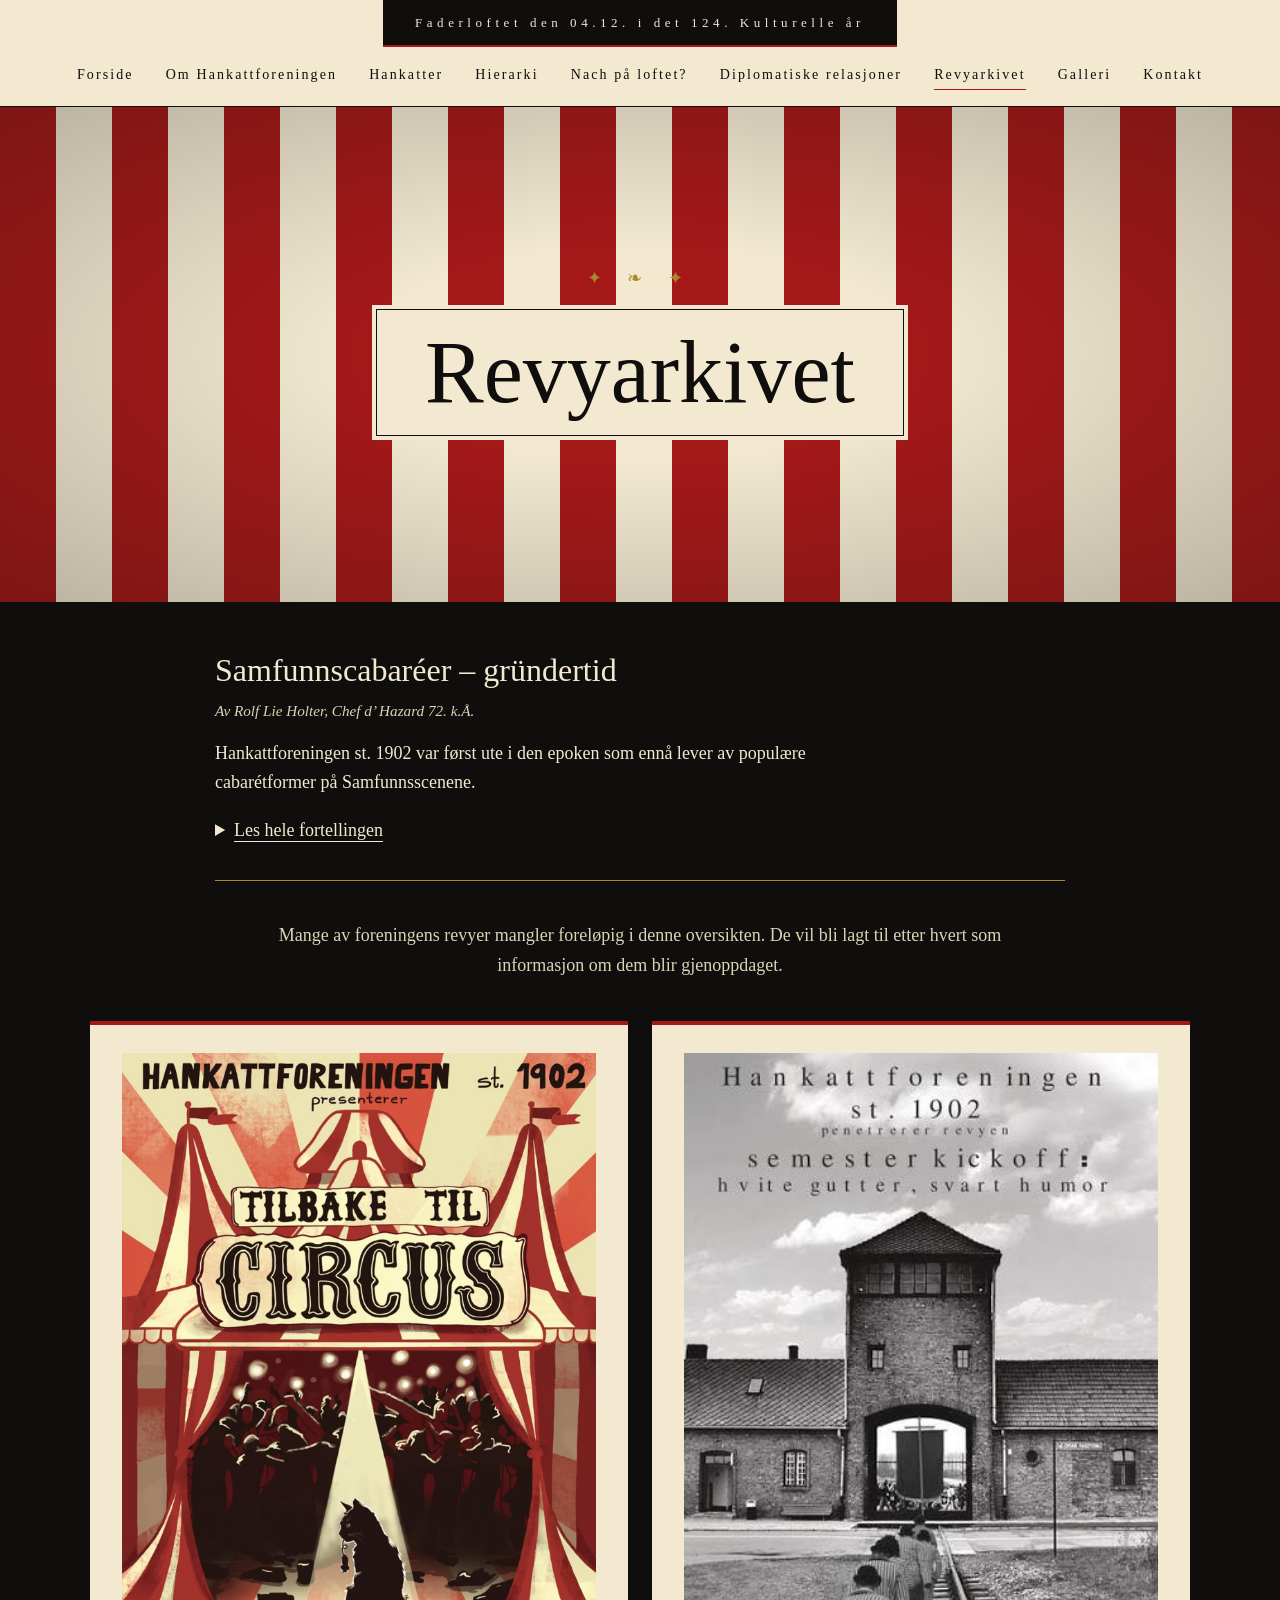
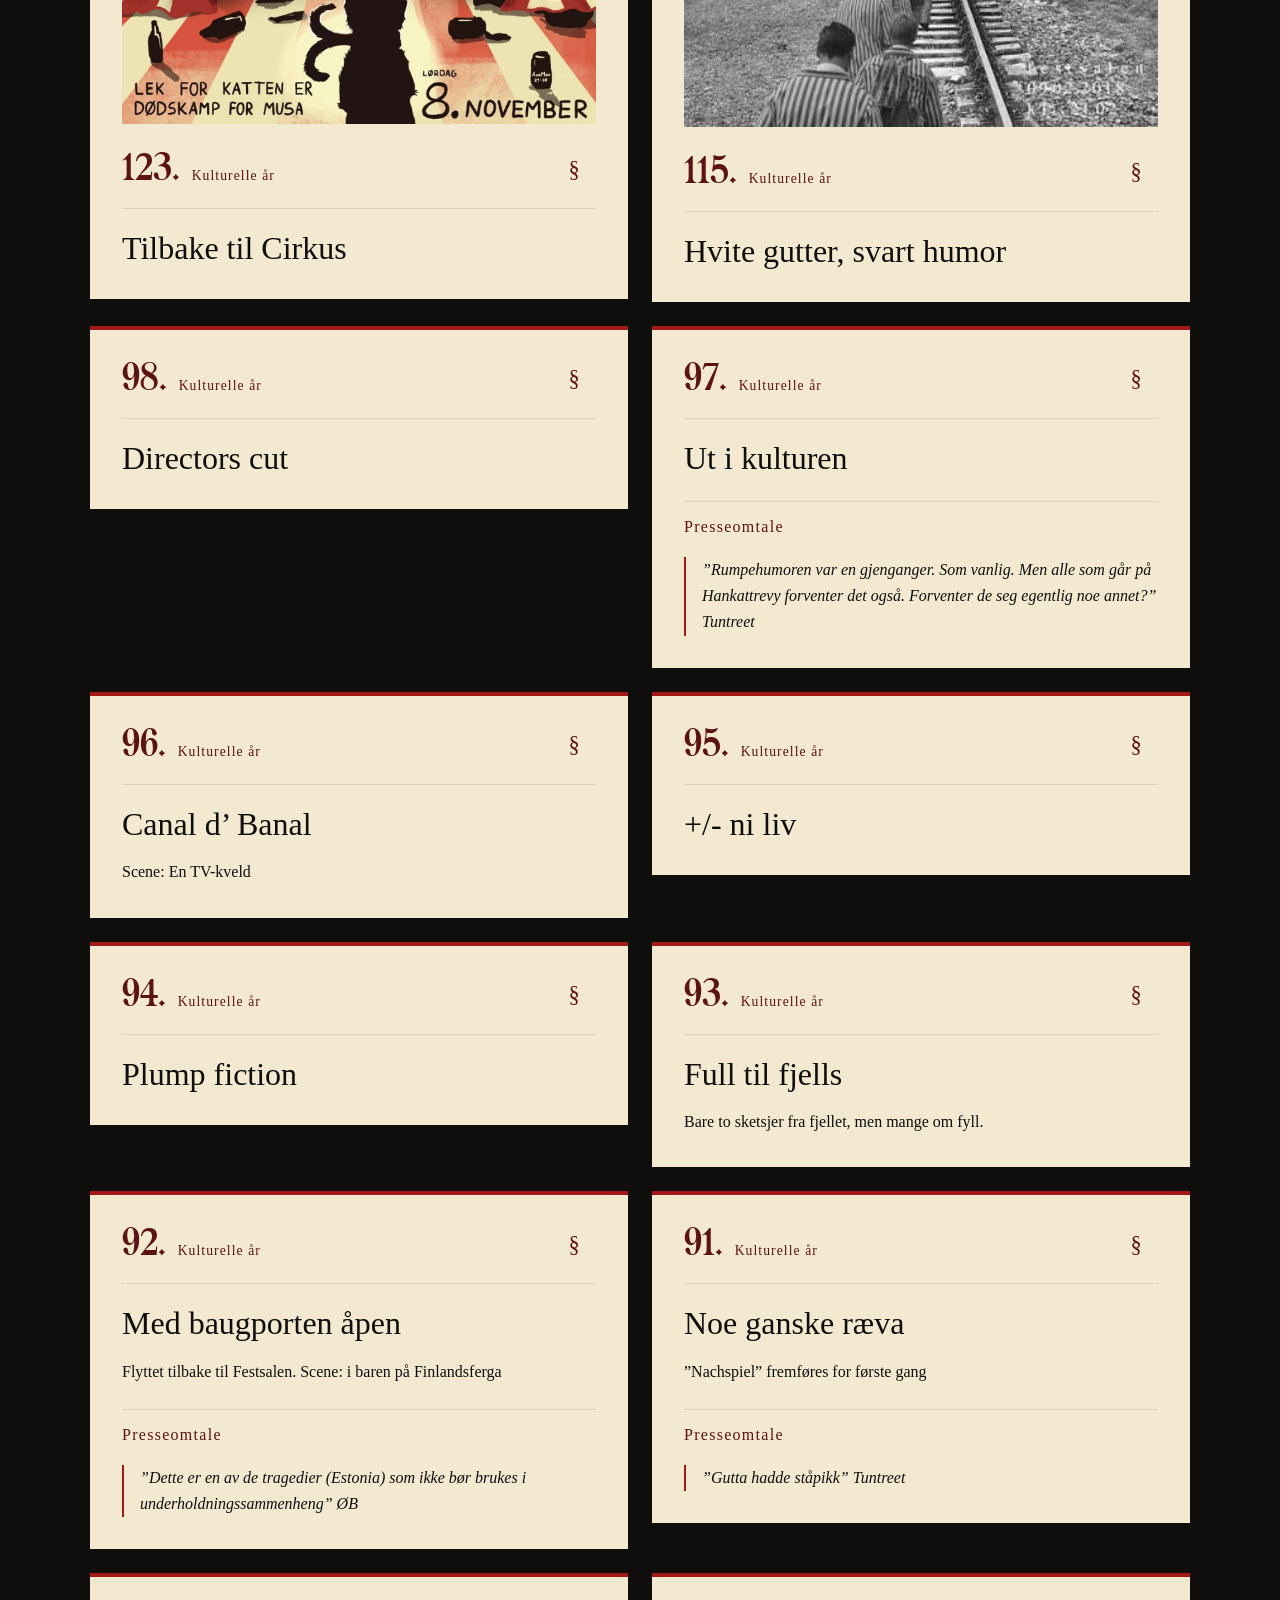
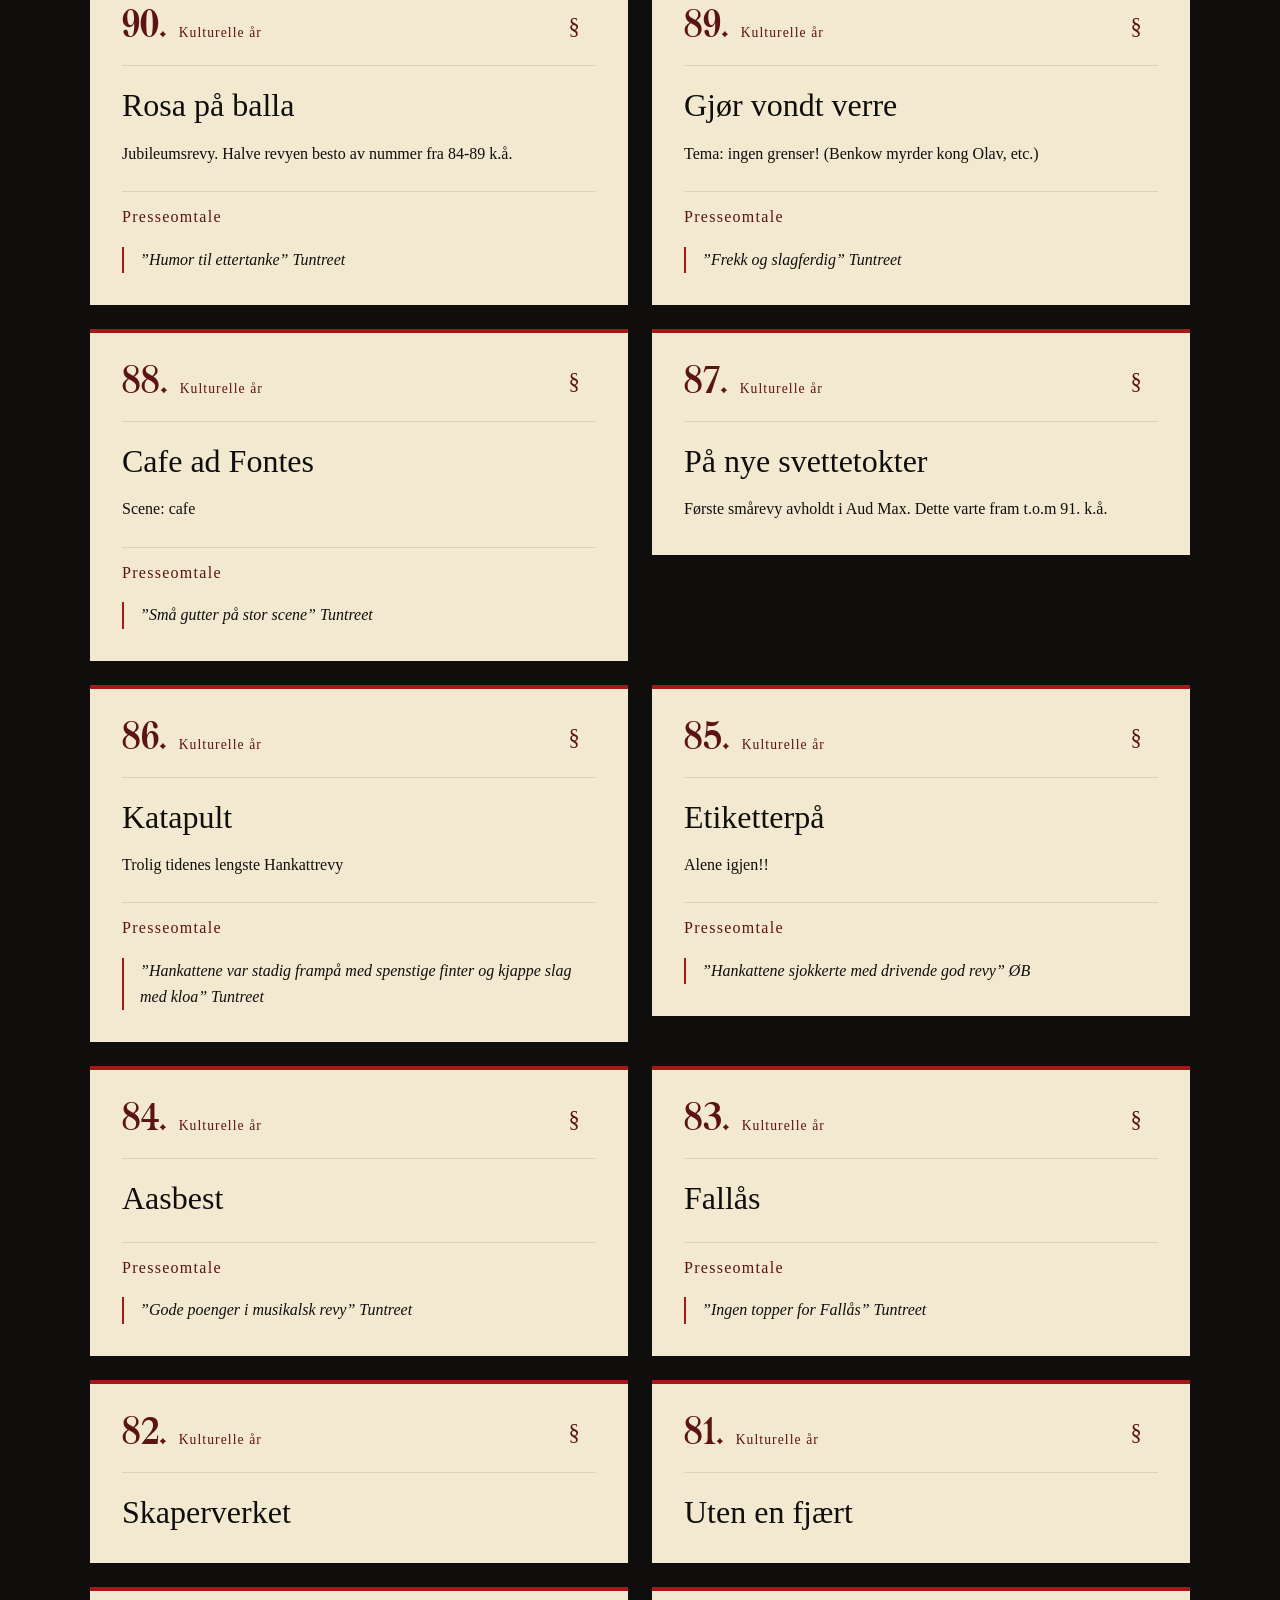
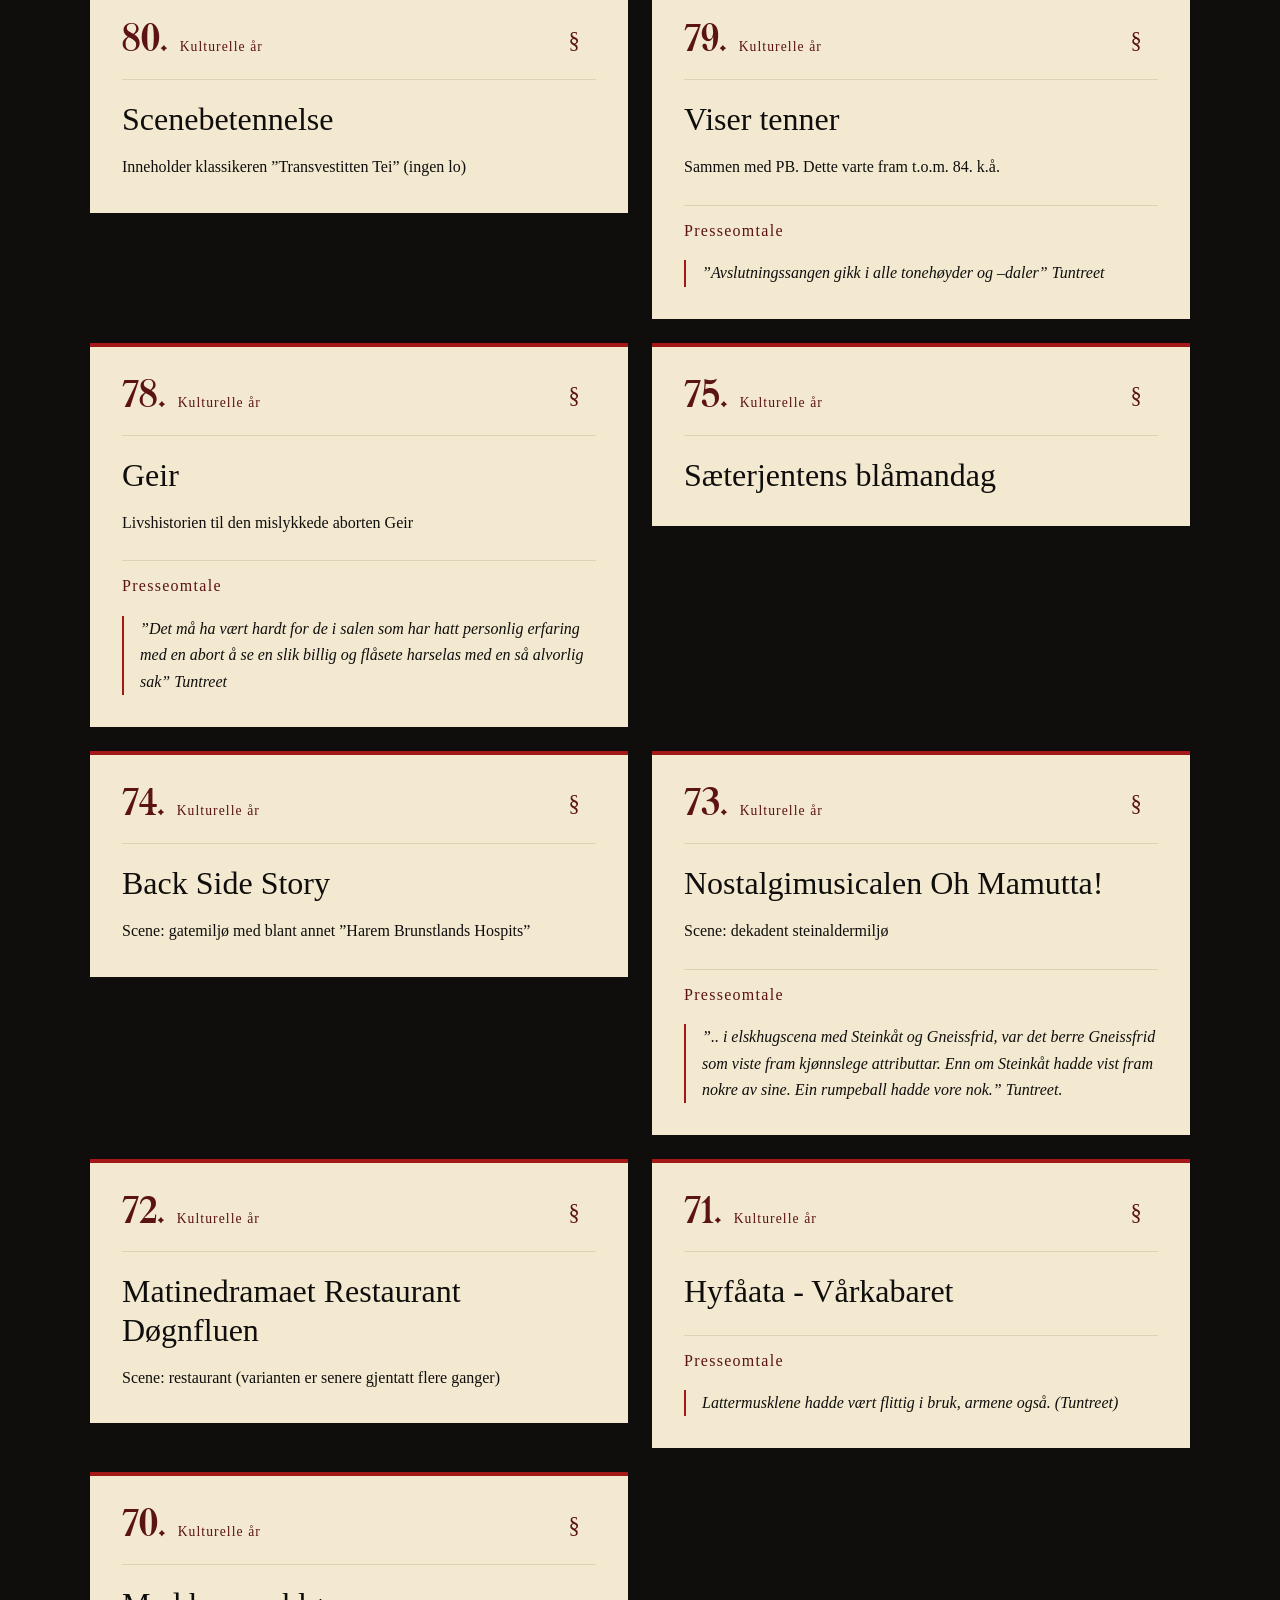
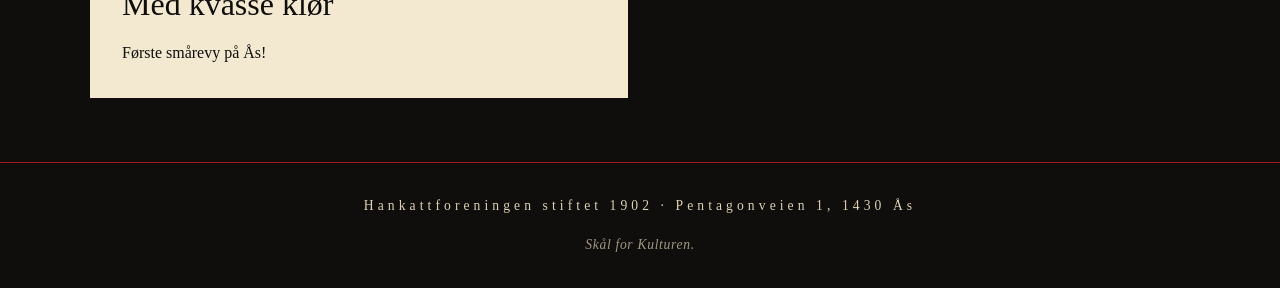
<file: revyarkivet.html>
<!DOCTYPE html>
<html lang="nb">
<head>
  <meta charset="UTF-8">
  <meta name="viewport" content="width=device-width, initial-scale=1.0">
  <title>Revyarkivet – Hankattforeningen stiftet 1902</title>
  <meta name="description" content="Hankattforeningens revyer gjennom de Kulturelle år. Bla i revytitler, kommentarer og presseomtaler fra foreningens arkiv.">
  <link rel="icon" type="image/svg+xml" href="images/favicon.svg">
  <link rel="preconnect" href="https://fonts.googleapis.com">
  <link rel="preconnect" href="https://fonts.gstatic.com" crossorigin>
  <link href="https://fonts.googleapis.com/css2?family=UnifrakturMaguntia&family=IM+Fell+English:ital@0;1&family=IM+Fell+English+SC&display=swap" rel="stylesheet">
  <link rel="stylesheet" href="css/style.css">
  <link rel="stylesheet" href="css/revyarkivet.css">
</head>
<body>
  <header>
    <div class="top-ribbon">Faderloftet den <span data-live-date></span>. i det <span data-cultural-year></span>. Kulturelle år</div>
    <nav class="archaic" aria-label="Hovednavigasjon">
      <a href="index.html">Forside</a>
      <a href="om-hankattforeningen.html">Om Hankattforeningen</a>
      <a href="hankatter.html">Hankatter</a>
      <a href="hierarki.html">Hierarki</a>
      <a href="nach-pa-loftet.html">Nach på loftet?</a>
      <a href="treenighet.html">Diplomatiske relasjoner</a>
      <a href="revyarkivet.html" aria-current="page">Revyarkivet</a>
      <a href="galleri.html">Galleri</a>
      <a href="kontakt.html">Kontakt</a>
    </nav>
  </header>

  <main id="hovedinnhold" class="revue-page">
    <section class="hero stripes revue-hero" aria-labelledby="page-title">
      <div class="circus-ornament" aria-hidden="true">✦ ❧ ✦</div>
      <h1 class="page-hero-title" id="page-title">Revyarkivet</h1>
    </section>

    <section class="revue-collection section-dark" aria-label="Revyer gjennom de Kulturelle år">
      <div class="container">
        <section class="revue-history" aria-labelledby="revue-history-title">
          <h2 id="revue-history-title">Samfunnscabaréer – gründertid</h2>
          <p class="revue-history-byline">Av Rolf Lie Holter, Chef d’ Hazard 72. k.Å.</p>
          <p class="revue-history-intro">Hankattforeningen st. 1902 var først ute i den epoken som ennå lever av populære cabarétformer på Samfunnsscenene.</p>
          <details class="revue-history-more">
            <summary>Les hele fortellingen</summary>
            <div class="revue-history-text">
              <p>Vinteren 70. k.å. skrev undertegnede, og ”satte opp”, ”Sten Stensens forunderlige reise..” en dramaturgisk én-akter basert på vill fantasi rundt skøyteløperen Sten Stensen, i fri utgave, og med ville kaskader av hurrarop fra en mer enn fullsatt sal.</p>
              <p>Dette var ikke å betrakte som en tradisjonell revy eller cabarét, men potensialet for utfoldelse var mer enn bevist.</p>
              <p>(Jeg har kun intuisjonen å stole på, og jeg har aldri spurt Lornts Mørkved om saken, men jeg tror kanskje at han stiftet Sankoret Lærken ut fra inspirasjon fra ovenstående seanse….)</p>
              <p>Jeg kan ikke verifisere det, men jeg tror, kanskje noe patriotisk spesielt ut fra dette Hankattdokument, at vi var først ute også med cabarét (”Rumpen bar” eller ”Døgnfluen”?). Lærken må ha meg unnskyldt om jeg tar feil, men skal æres ved at nettopp de fulgte opp. Etter hvert kom også Hunkattene og PB med, vi får si, på laget.</p>
              <p>Det gleder en gammel Hankatt at tradisjonen holdes ved like, selv om formen etter hvert er modernisert, naturlig nok. Jeg tror kanskje at vi hadde mindre musikk og mer av humortekster, som sketsjer og monologer, i innholdet.</p>
              <p>Formen var mer…burlesk enn elegant. Det mer elegante overlot vi til Studentrevyen. Ingen ideer var tabu, ut fra den interne, litt private rammen cabaréene fikk. Dermed ble humoren ”mangslungen”, alle virkemidler ble tatt i bruk, som da Generalsekretær Bjørgum, nå i n’te potens, potent stupte fra ”2. avsats” tvers gjennom scenegulvet, tildekket med papp, og med overlegg traff den åpne gulvluke til brøl av overraskelse og medlidenhet fra publikum. Han landet på omhyggelig plasserte madrasser i ”underetasjen” og dukket smilende og triumferende opp igjen sekunder etter, til allmenn lettelse, selvsagt.</p>
              <p>Tillat en etter hvert tilårskommen Hankatt å romantisere den akk så frie studenttid på Ås, der det sosiale ble satt i høysetet. Dette var undertegnedes fødsel, grotid, for også senere utfoldelse på de skrå bredder. På Ås, i studentmiljøet, ble jeg ”gjengs” menneske.<br>
              Har mange sagt.</p>
              <p>Takk!</p>
              <a class="revue-history-skip" href="#revyene">Til revyoversikten <span aria-hidden="true">↓</span></a>
            </div>
          </details>
        </section>
        <p class="revue-note">Mange av foreningens revyer mangler foreløpig i denne oversikten. De vil bli lagt til etter hvert som informasjon om dem blir gjenoppdaget.</p>
        <div class="revue-grid" id="revyene">
            <article class="revue-entry" id="revy-123" aria-labelledby="revy-tittel-123">
              <figure class="revue-image">
                <img src="images/Tilbaketilcirkusrevy.png" alt="Revyplakat for Tilbake til Cirkus, med sirkustelt og en svart katt i rampelyset." width="685" height="970" loading="lazy">
              </figure>
              <div class="revue-entry-heading">
                <p class="revue-year"><span>123.</span> Kulturelle år</p>
                <a class="revue-permalink" href="#revy-123" aria-label="Direktelenke til Tilbake til Cirkus">§</a>
              </div>
              <h3 id="revy-tittel-123">Tilbake til Cirkus</h3>
              <!-- Kommentar og presseomtale kan legges til her. -->
            </article>
            <article class="revue-entry" id="revy-115" aria-labelledby="revy-tittel-115">
              <figure class="revue-image">
                <img src="images/hvitegutterbilde.jpg" alt="Revyplakat for Hvite gutter, svart humor, med et svart-hvitt fotografi." width="375" height="533" loading="lazy">
              </figure>
              <div class="revue-entry-heading">
                <p class="revue-year"><span>115.</span> Kulturelle år</p>
                <a class="revue-permalink" href="#revy-115" aria-label="Direktelenke til Hvite gutter, svart humor">§</a>
              </div>
              <h3 id="revy-tittel-115">Hvite gutter, svart humor</h3>
              <!-- Presseomtale kan legges til her. -->
            </article>
            <article class="revue-entry" id="revy-98" aria-labelledby="revy-tittel-98">
              <!-- Valgfritt bilde: sett inn <figure class="revue-image"><img src="images/filnavn.jpg" alt="Beskrivelse av revyplakaten" loading="lazy"></figure> her. -->
              <div class="revue-entry-heading">
                <p class="revue-year"><span>98.</span> Kulturelle år</p>
                <a class="revue-permalink" href="#revy-98" aria-label="Direktelenke til Directors cut">§</a>
              </div>
              <h3 id="revy-tittel-98">Directors cut</h3>
              <!-- Kommentar kan legges til her: <p class="revue-comment">Tekst om revyen.</p> -->
              <!-- Presseomtale kan legges til her med samme div/h4/blockquote-struktur som de øvrige revyene. -->
            </article>
            <article class="revue-entry" id="revy-97" aria-labelledby="revy-tittel-97">
              <!-- Valgfritt bilde: sett inn <figure class="revue-image"><img src="images/filnavn.jpg" alt="Beskrivelse av revyplakaten" loading="lazy"></figure> her. -->
              <div class="revue-entry-heading">
                <p class="revue-year"><span>97.</span> Kulturelle år</p>
                <a class="revue-permalink" href="#revy-97" aria-label="Direktelenke til Ut i kulturen">§</a>
              </div>
              <h3 id="revy-tittel-97">Ut i kulturen</h3>
              <!-- Kommentar kan legges til her: <p class="revue-comment">Tekst om revyen.</p> -->
              <div class="revue-press">
                <h4>Presseomtale</h4>
                <blockquote><p>”Rumpehumoren var en gjenganger. Som vanlig. Men alle som g&#229;r p&#229; Hankattrevy forventer det ogs&#229;. Forventer de seg egentlig noe annet?” Tuntreet</p></blockquote>
              </div>
            </article>
            <article class="revue-entry" id="revy-96" aria-labelledby="revy-tittel-96">
              <!-- Valgfritt bilde: sett inn <figure class="revue-image"><img src="images/filnavn.jpg" alt="Beskrivelse av revyplakaten" loading="lazy"></figure> her. -->
              <div class="revue-entry-heading">
                <p class="revue-year"><span>96.</span> Kulturelle år</p>
                <a class="revue-permalink" href="#revy-96" aria-label="Direktelenke til Canal d’ Banal">§</a>
              </div>
              <h3 id="revy-tittel-96">Canal d’ Banal</h3>
              <p class="revue-comment">Scene: En TV-kveld</p>
              <!-- Presseomtale kan legges til her med samme div/h4/blockquote-struktur som de øvrige revyene. -->
            </article>
            <article class="revue-entry" id="revy-95" aria-labelledby="revy-tittel-95">
              <!-- Valgfritt bilde: sett inn <figure class="revue-image"><img src="images/filnavn.jpg" alt="Beskrivelse av revyplakaten" loading="lazy"></figure> her. -->
              <div class="revue-entry-heading">
                <p class="revue-year"><span>95.</span> Kulturelle år</p>
                <a class="revue-permalink" href="#revy-95" aria-label="Direktelenke til +/- ni liv">§</a>
              </div>
              <h3 id="revy-tittel-95">+/- ni liv</h3>
              <!-- Kommentar kan legges til her: <p class="revue-comment">Tekst om revyen.</p> -->
              <!-- Presseomtale kan legges til her med samme div/h4/blockquote-struktur som de øvrige revyene. -->
            </article>
            <article class="revue-entry" id="revy-94" aria-labelledby="revy-tittel-94">
              <!-- Valgfritt bilde: sett inn <figure class="revue-image"><img src="images/filnavn.jpg" alt="Beskrivelse av revyplakaten" loading="lazy"></figure> her. -->
              <div class="revue-entry-heading">
                <p class="revue-year"><span>94.</span> Kulturelle år</p>
                <a class="revue-permalink" href="#revy-94" aria-label="Direktelenke til Plump fiction">§</a>
              </div>
              <h3 id="revy-tittel-94">Plump fiction</h3>
              <!-- Kommentar kan legges til her: <p class="revue-comment">Tekst om revyen.</p> -->
              <!-- Presseomtale kan legges til her med samme div/h4/blockquote-struktur som de øvrige revyene. -->
            </article>
            <article class="revue-entry" id="revy-93" aria-labelledby="revy-tittel-93">
              <!-- Valgfritt bilde: sett inn <figure class="revue-image"><img src="images/filnavn.jpg" alt="Beskrivelse av revyplakaten" loading="lazy"></figure> her. -->
              <div class="revue-entry-heading">
                <p class="revue-year"><span>93.</span> Kulturelle år</p>
                <a class="revue-permalink" href="#revy-93" aria-label="Direktelenke til Full til fjells">§</a>
              </div>
              <h3 id="revy-tittel-93">Full til fjells</h3>
              <p class="revue-comment">Bare to sketsjer fra fjellet, men mange om fyll.</p>
              <!-- Presseomtale kan legges til her med samme div/h4/blockquote-struktur som de øvrige revyene. -->
            </article>
            <article class="revue-entry" id="revy-92" aria-labelledby="revy-tittel-92">
              <!-- Valgfritt bilde: sett inn <figure class="revue-image"><img src="images/filnavn.jpg" alt="Beskrivelse av revyplakaten" loading="lazy"></figure> her. -->
              <div class="revue-entry-heading">
                <p class="revue-year"><span>92.</span> Kulturelle år</p>
                <a class="revue-permalink" href="#revy-92" aria-label="Direktelenke til Med baugporten &#229;pen">§</a>
              </div>
              <h3 id="revy-tittel-92">Med baugporten &#229;pen</h3>
              <p class="revue-comment">Flyttet tilbake til Festsalen. Scene: i baren p&#229; Finlandsferga</p>
              <div class="revue-press">
                <h4>Presseomtale</h4>
                <blockquote><p>”Dette er en av de tragedier (Estonia) som ikke b&#248;r brukes i underholdningssammenheng” &#216;B</p></blockquote>
              </div>
            </article>
            <article class="revue-entry" id="revy-91" aria-labelledby="revy-tittel-91">
              <!-- Valgfritt bilde: sett inn <figure class="revue-image"><img src="images/filnavn.jpg" alt="Beskrivelse av revyplakaten" loading="lazy"></figure> her. -->
              <div class="revue-entry-heading">
                <p class="revue-year"><span>91.</span> Kulturelle år</p>
                <a class="revue-permalink" href="#revy-91" aria-label="Direktelenke til Noe ganske r&#230;va">§</a>
              </div>
              <h3 id="revy-tittel-91">Noe ganske r&#230;va</h3>
              <p class="revue-comment">”Nachspiel” fremf&#248;res for f&#248;rste gang</p>
              <div class="revue-press">
                <h4>Presseomtale</h4>
                <blockquote><p>”Gutta hadde st&#229;pikk” Tuntreet</p></blockquote>
              </div>
            </article>
            <article class="revue-entry" id="revy-90" aria-labelledby="revy-tittel-90">
              <!-- Valgfritt bilde: sett inn <figure class="revue-image"><img src="images/filnavn.jpg" alt="Beskrivelse av revyplakaten" loading="lazy"></figure> her. -->
              <div class="revue-entry-heading">
                <p class="revue-year"><span>90.</span> Kulturelle år</p>
                <a class="revue-permalink" href="#revy-90" aria-label="Direktelenke til Rosa p&#229; balla">§</a>
              </div>
              <h3 id="revy-tittel-90">Rosa p&#229; balla</h3>
              <p class="revue-comment">Jubileumsrevy. Halve revyen besto av nummer fra 84-89 k.&#229;.</p>
              <div class="revue-press">
                <h4>Presseomtale</h4>
                <blockquote><p>”Humor til ettertanke” Tuntreet</p></blockquote>
              </div>
            </article>
            <article class="revue-entry" id="revy-89" aria-labelledby="revy-tittel-89">
              <!-- Valgfritt bilde: sett inn <figure class="revue-image"><img src="images/filnavn.jpg" alt="Beskrivelse av revyplakaten" loading="lazy"></figure> her. -->
              <div class="revue-entry-heading">
                <p class="revue-year"><span>89.</span> Kulturelle år</p>
                <a class="revue-permalink" href="#revy-89" aria-label="Direktelenke til Gj&#248;r vondt verre">§</a>
              </div>
              <h3 id="revy-tittel-89">Gj&#248;r vondt verre</h3>
              <p class="revue-comment">Tema: ingen grenser! (Benkow myrder kong Olav, etc.)</p>
              <div class="revue-press">
                <h4>Presseomtale</h4>
                <blockquote><p>”Frekk og slagferdig” Tuntreet</p></blockquote>
              </div>
            </article>
            <article class="revue-entry" id="revy-88" aria-labelledby="revy-tittel-88">
              <!-- Valgfritt bilde: sett inn <figure class="revue-image"><img src="images/filnavn.jpg" alt="Beskrivelse av revyplakaten" loading="lazy"></figure> her. -->
              <div class="revue-entry-heading">
                <p class="revue-year"><span>88.</span> Kulturelle år</p>
                <a class="revue-permalink" href="#revy-88" aria-label="Direktelenke til Cafe ad Fontes">§</a>
              </div>
              <h3 id="revy-tittel-88">Cafe ad Fontes</h3>
              <p class="revue-comment">Scene: cafe</p>
              <div class="revue-press">
                <h4>Presseomtale</h4>
                <blockquote><p>”Sm&#229; gutter p&#229; stor scene” Tuntreet</p></blockquote>
              </div>
            </article>
            <article class="revue-entry" id="revy-87" aria-labelledby="revy-tittel-87">
              <!-- Valgfritt bilde: sett inn <figure class="revue-image"><img src="images/filnavn.jpg" alt="Beskrivelse av revyplakaten" loading="lazy"></figure> her. -->
              <div class="revue-entry-heading">
                <p class="revue-year"><span>87.</span> Kulturelle år</p>
                <a class="revue-permalink" href="#revy-87" aria-label="Direktelenke til P&#229; nye svettetokter">§</a>
              </div>
              <h3 id="revy-tittel-87">P&#229; nye svettetokter</h3>
              <p class="revue-comment">F&#248;rste sm&#229;revy avholdt i Aud Max. Dette varte fram t.o.m 91. k.&#229;.</p>
              <!-- Presseomtale kan legges til her med samme div/h4/blockquote-struktur som de øvrige revyene. -->
            </article>
            <article class="revue-entry" id="revy-86" aria-labelledby="revy-tittel-86">
              <!-- Valgfritt bilde: sett inn <figure class="revue-image"><img src="images/filnavn.jpg" alt="Beskrivelse av revyplakaten" loading="lazy"></figure> her. -->
              <div class="revue-entry-heading">
                <p class="revue-year"><span>86.</span> Kulturelle år</p>
                <a class="revue-permalink" href="#revy-86" aria-label="Direktelenke til Katapult">§</a>
              </div>
              <h3 id="revy-tittel-86">Katapult</h3>
              <p class="revue-comment">Trolig tidenes lengste Hankattrevy</p>
              <div class="revue-press">
                <h4>Presseomtale</h4>
                <blockquote><p>”Hankattene var stadig framp&#229; med spenstige finter og kjappe slag med kloa” Tuntreet</p></blockquote>
              </div>
            </article>
            <article class="revue-entry" id="revy-85" aria-labelledby="revy-tittel-85">
              <!-- Valgfritt bilde: sett inn <figure class="revue-image"><img src="images/filnavn.jpg" alt="Beskrivelse av revyplakaten" loading="lazy"></figure> her. -->
              <div class="revue-entry-heading">
                <p class="revue-year"><span>85.</span> Kulturelle år</p>
                <a class="revue-permalink" href="#revy-85" aria-label="Direktelenke til Etiketterp&#229;">§</a>
              </div>
              <h3 id="revy-tittel-85">Etiketterp&#229;</h3>
              <p class="revue-comment">Alene igjen!!</p>
              <div class="revue-press">
                <h4>Presseomtale</h4>
                <blockquote><p>”Hankattene sjokkerte med drivende god revy” &#216;B</p></blockquote>
              </div>
            </article>
            <article class="revue-entry" id="revy-84" aria-labelledby="revy-tittel-84">
              <!-- Valgfritt bilde: sett inn <figure class="revue-image"><img src="images/filnavn.jpg" alt="Beskrivelse av revyplakaten" loading="lazy"></figure> her. -->
              <div class="revue-entry-heading">
                <p class="revue-year"><span>84.</span> Kulturelle år</p>
                <a class="revue-permalink" href="#revy-84" aria-label="Direktelenke til Aasbest">§</a>
              </div>
              <h3 id="revy-tittel-84">Aasbest</h3>
              <!-- Kommentar kan legges til her: <p class="revue-comment">Tekst om revyen.</p> -->
              <div class="revue-press">
                <h4>Presseomtale</h4>
                <blockquote><p>”Gode poenger i musikalsk revy” Tuntreet</p></blockquote>
              </div>
            </article>
            <article class="revue-entry" id="revy-83" aria-labelledby="revy-tittel-83">
              <!-- Valgfritt bilde: sett inn <figure class="revue-image"><img src="images/filnavn.jpg" alt="Beskrivelse av revyplakaten" loading="lazy"></figure> her. -->
              <div class="revue-entry-heading">
                <p class="revue-year"><span>83.</span> Kulturelle år</p>
                <a class="revue-permalink" href="#revy-83" aria-label="Direktelenke til Fall&#229;s">§</a>
              </div>
              <h3 id="revy-tittel-83">Fall&#229;s</h3>
              <!-- Kommentar kan legges til her: <p class="revue-comment">Tekst om revyen.</p> -->
              <div class="revue-press">
                <h4>Presseomtale</h4>
                <blockquote><p>”Ingen topper for Fall&#229;s” Tuntreet</p></blockquote>
              </div>
            </article>
            <article class="revue-entry" id="revy-82" aria-labelledby="revy-tittel-82">
              <!-- Valgfritt bilde: sett inn <figure class="revue-image"><img src="images/filnavn.jpg" alt="Beskrivelse av revyplakaten" loading="lazy"></figure> her. -->
              <div class="revue-entry-heading">
                <p class="revue-year"><span>82.</span> Kulturelle år</p>
                <a class="revue-permalink" href="#revy-82" aria-label="Direktelenke til Skaperverket">§</a>
              </div>
              <h3 id="revy-tittel-82">Skaperverket</h3>
              <!-- Kommentar kan legges til her: <p class="revue-comment">Tekst om revyen.</p> -->
              <!-- Presseomtale kan legges til her med samme div/h4/blockquote-struktur som de øvrige revyene. -->
            </article>
            <article class="revue-entry" id="revy-81" aria-labelledby="revy-tittel-81">
              <!-- Valgfritt bilde: sett inn <figure class="revue-image"><img src="images/filnavn.jpg" alt="Beskrivelse av revyplakaten" loading="lazy"></figure> her. -->
              <div class="revue-entry-heading">
                <p class="revue-year"><span>81.</span> Kulturelle år</p>
                <a class="revue-permalink" href="#revy-81" aria-label="Direktelenke til Uten en fj&#230;rt">§</a>
              </div>
              <h3 id="revy-tittel-81">Uten en fj&#230;rt</h3>
              <!-- Kommentar kan legges til her: <p class="revue-comment">Tekst om revyen.</p> -->
              <!-- Presseomtale kan legges til her med samme div/h4/blockquote-struktur som de øvrige revyene. -->
            </article>
            <article class="revue-entry" id="revy-80" aria-labelledby="revy-tittel-80">
              <!-- Valgfritt bilde: sett inn <figure class="revue-image"><img src="images/filnavn.jpg" alt="Beskrivelse av revyplakaten" loading="lazy"></figure> her. -->
              <div class="revue-entry-heading">
                <p class="revue-year"><span>80.</span> Kulturelle år</p>
                <a class="revue-permalink" href="#revy-80" aria-label="Direktelenke til Scenebetennelse">§</a>
              </div>
              <h3 id="revy-tittel-80">Scenebetennelse</h3>
              <p class="revue-comment">Inneholder klassikeren ”Transvestitten Tei” (ingen lo)</p>
              <!-- Presseomtale kan legges til her med samme div/h4/blockquote-struktur som de øvrige revyene. -->
            </article>
            <article class="revue-entry" id="revy-79" aria-labelledby="revy-tittel-79">
              <!-- Valgfritt bilde: sett inn <figure class="revue-image"><img src="images/filnavn.jpg" alt="Beskrivelse av revyplakaten" loading="lazy"></figure> her. -->
              <div class="revue-entry-heading">
                <p class="revue-year"><span>79.</span> Kulturelle år</p>
                <a class="revue-permalink" href="#revy-79" aria-label="Direktelenke til Viser tenner">§</a>
              </div>
              <h3 id="revy-tittel-79">Viser tenner</h3>
              <p class="revue-comment">Sammen med PB. Dette varte fram t.o.m. 84. k.&#229;.</p>
              <div class="revue-press">
                <h4>Presseomtale</h4>
                <blockquote><p>”Avslutningssangen gikk i alle toneh&#248;yder og –daler” Tuntreet</p></blockquote>
              </div>
            </article>
            <article class="revue-entry" id="revy-78" aria-labelledby="revy-tittel-78">
              <!-- Valgfritt bilde: sett inn <figure class="revue-image"><img src="images/filnavn.jpg" alt="Beskrivelse av revyplakaten" loading="lazy"></figure> her. -->
              <div class="revue-entry-heading">
                <p class="revue-year"><span>78.</span> Kulturelle år</p>
                <a class="revue-permalink" href="#revy-78" aria-label="Direktelenke til Geir">§</a>
              </div>
              <h3 id="revy-tittel-78">Geir</h3>
              <p class="revue-comment">Livshistorien til den mislykkede aborten Geir</p>
              <div class="revue-press">
                <h4>Presseomtale</h4>
                <blockquote><p>”Det m&#229; ha v&#230;rt hardt for de i salen som har hatt personlig erfaring med en abort &#229; se en slik billig og fl&#229;sete harselas med en s&#229; alvorlig sak” Tuntreet</p></blockquote>
              </div>
            </article>
            <article class="revue-entry" id="revy-75" aria-labelledby="revy-tittel-75">
              <!-- Valgfritt bilde: sett inn <figure class="revue-image"><img src="images/filnavn.jpg" alt="Beskrivelse av revyplakaten" loading="lazy"></figure> her. -->
              <div class="revue-entry-heading">
                <p class="revue-year"><span>75.</span> Kulturelle år</p>
                <a class="revue-permalink" href="#revy-75" aria-label="Direktelenke til S&#230;terjentens bl&#229;mandag">§</a>
              </div>
              <h3 id="revy-tittel-75">S&#230;terjentens bl&#229;mandag</h3>
              <!-- Kommentar kan legges til her: <p class="revue-comment">Tekst om revyen.</p> -->
              <!-- Presseomtale kan legges til her med samme div/h4/blockquote-struktur som de øvrige revyene. -->
            </article>
            <article class="revue-entry" id="revy-74" aria-labelledby="revy-tittel-74">
              <!-- Valgfritt bilde: sett inn <figure class="revue-image"><img src="images/filnavn.jpg" alt="Beskrivelse av revyplakaten" loading="lazy"></figure> her. -->
              <div class="revue-entry-heading">
                <p class="revue-year"><span>74.</span> Kulturelle år</p>
                <a class="revue-permalink" href="#revy-74" aria-label="Direktelenke til Back Side Story">§</a>
              </div>
              <h3 id="revy-tittel-74">Back Side Story</h3>
              <p class="revue-comment">Scene: gatemilj&#248; med blant annet ”Harem Brunstlands Hospits”</p>
              <!-- Presseomtale kan legges til her med samme div/h4/blockquote-struktur som de øvrige revyene. -->
            </article>
            <article class="revue-entry" id="revy-73" aria-labelledby="revy-tittel-73">
              <!-- Valgfritt bilde: sett inn <figure class="revue-image"><img src="images/filnavn.jpg" alt="Beskrivelse av revyplakaten" loading="lazy"></figure> her. -->
              <div class="revue-entry-heading">
                <p class="revue-year"><span>73.</span> Kulturelle år</p>
                <a class="revue-permalink" href="#revy-73" aria-label="Direktelenke til Nostalgimusicalen Oh Mamutta!">§</a>
              </div>
              <h3 id="revy-tittel-73">Nostalgimusicalen Oh Mamutta!</h3>
              <p class="revue-comment">Scene: dekadent steinaldermilj&#248;</p>
              <div class="revue-press">
                <h4>Presseomtale</h4>
                <blockquote><p>”.. i elskhugscena med Steink&#229;t og Gneissfrid, var det berre Gneissfrid som viste fram kj&#248;nnslege attributtar. Enn om Steink&#229;t hadde vist fram nokre av sine. Ein rumpeball hadde vore nok.” Tuntreet.</p></blockquote>
              </div>
            </article>
            <article class="revue-entry" id="revy-72" aria-labelledby="revy-tittel-72">
              <!-- Valgfritt bilde: sett inn <figure class="revue-image"><img src="images/filnavn.jpg" alt="Beskrivelse av revyplakaten" loading="lazy"></figure> her. -->
              <div class="revue-entry-heading">
                <p class="revue-year"><span>72.</span> Kulturelle år</p>
                <a class="revue-permalink" href="#revy-72" aria-label="Direktelenke til Matinedramaet Restaurant D&#248;gnfluen">§</a>
              </div>
              <h3 id="revy-tittel-72">Matinedramaet Restaurant D&#248;gnfluen</h3>
              <p class="revue-comment">Scene: restaurant (varianten er senere gjentatt flere ganger)</p>
              <!-- Presseomtale kan legges til her med samme div/h4/blockquote-struktur som de øvrige revyene. -->
            </article>
            <article class="revue-entry" id="revy-71" aria-labelledby="revy-tittel-71">
              <!-- Valgfritt bilde: sett inn <figure class="revue-image"><img src="images/filnavn.jpg" alt="Beskrivelse av revyplakaten" loading="lazy"></figure> her. -->
              <div class="revue-entry-heading">
                <p class="revue-year"><span>71.</span> Kulturelle år</p>
                <a class="revue-permalink" href="#revy-71" aria-label="Direktelenke til Hyf&#229;ata - V&#229;rkabaret">§</a>
              </div>
              <h3 id="revy-tittel-71">Hyf&#229;ata - V&#229;rkabaret</h3>
              <!-- Kommentar kan legges til her: <p class="revue-comment">Tekst om revyen.</p> -->
              <div class="revue-press">
                <h4>Presseomtale</h4>
                <blockquote><p>Lattermusklene hadde v&#230;rt flittig i bruk, armene ogs&#229;. (Tuntreet)</p></blockquote>
              </div>
            </article>
            <article class="revue-entry" id="revy-70" aria-labelledby="revy-tittel-70">
              <!-- Valgfritt bilde: sett inn <figure class="revue-image"><img src="images/filnavn.jpg" alt="Beskrivelse av revyplakaten" loading="lazy"></figure> her. -->
              <div class="revue-entry-heading">
                <p class="revue-year"><span>70.</span> Kulturelle år</p>
                <a class="revue-permalink" href="#revy-70" aria-label="Direktelenke til Med kvasse kl&#248;r">§</a>
              </div>
              <h3 id="revy-tittel-70">Med kvasse kl&#248;r</h3>
              <p class="revue-comment">F&#248;rste sm&#229;revy p&#229; &#197;s!</p>
              <!-- Presseomtale kan legges til her med samme div/h4/blockquote-struktur som de øvrige revyene. -->
            </article>
        </div>
      </div>
    </section>
  </main>

  <footer>
    Hankattforeningen stiftet 1902 · Pentagonveien 1, 1430 Ås
    <div class="stamp">Skål for Kulturen.</div>
  </footer>
  <script src="js/live-date.js"></script>
</body>
</html>
</file>
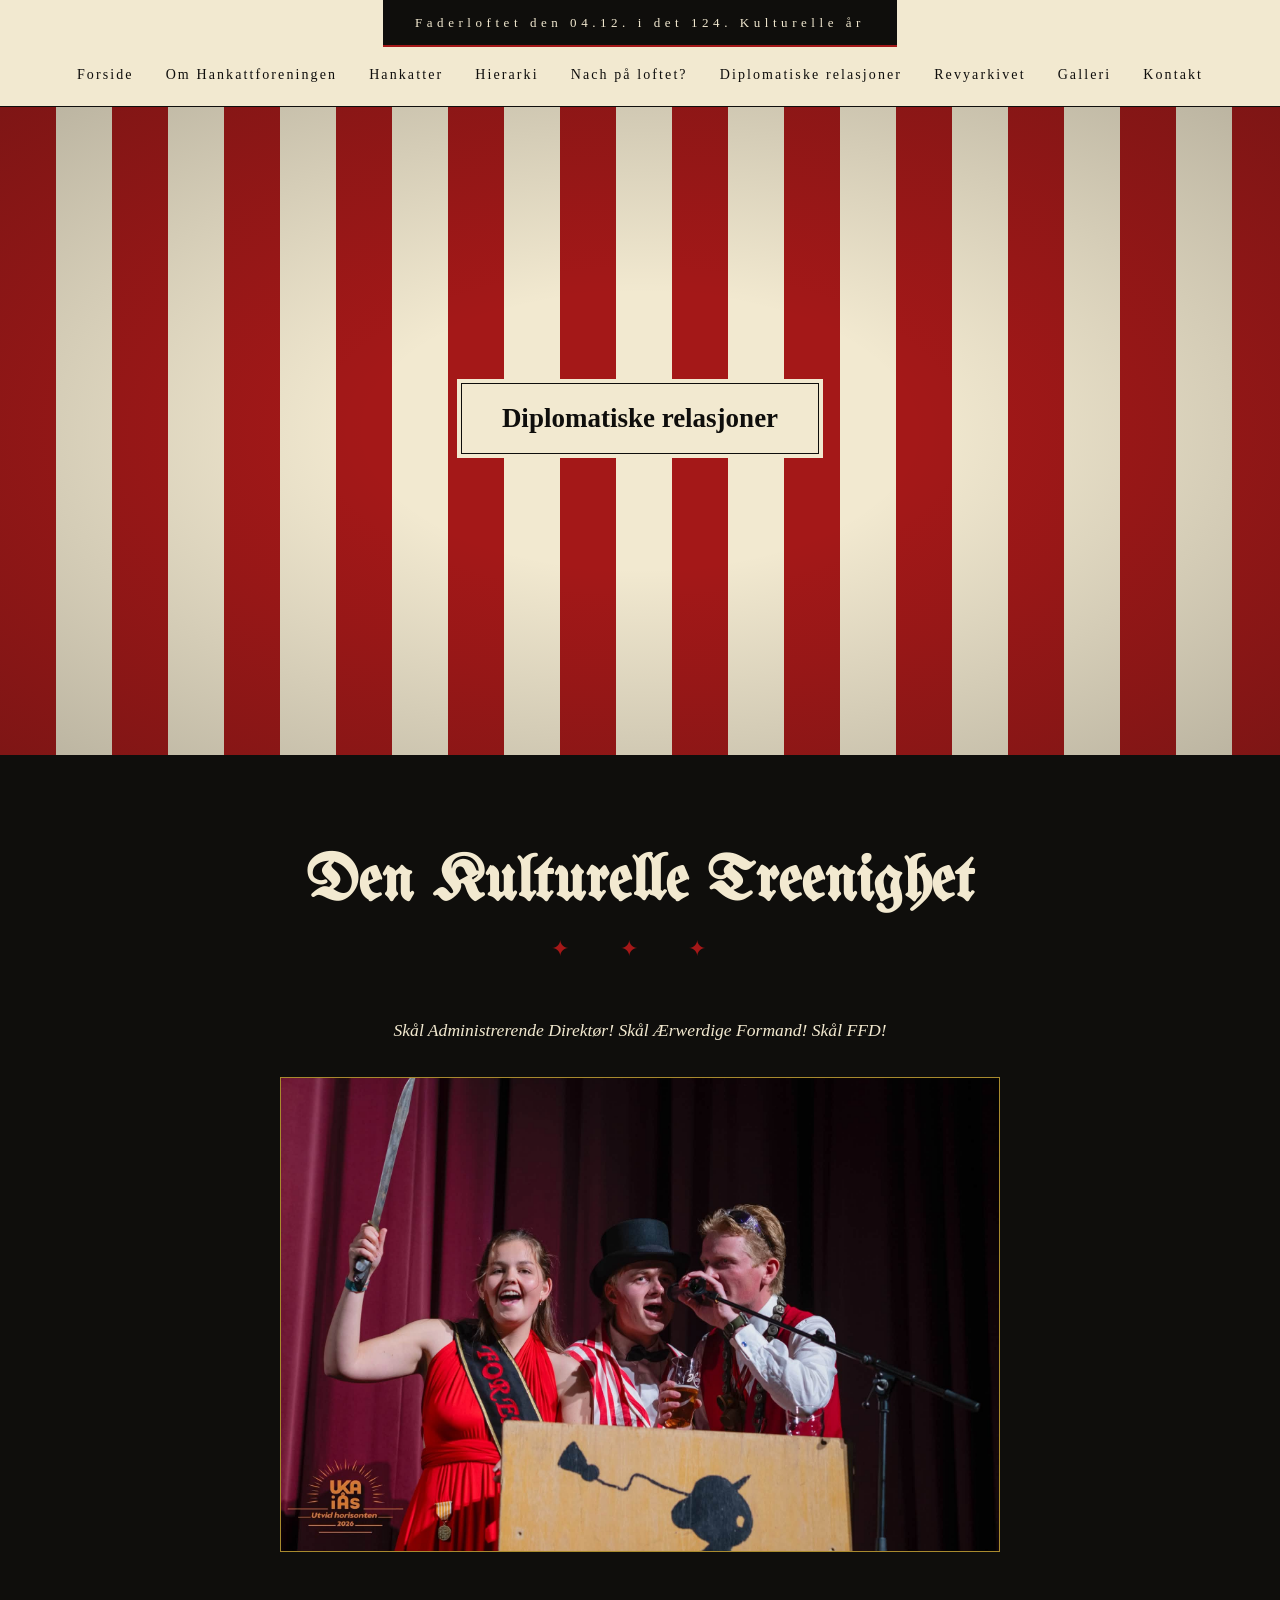
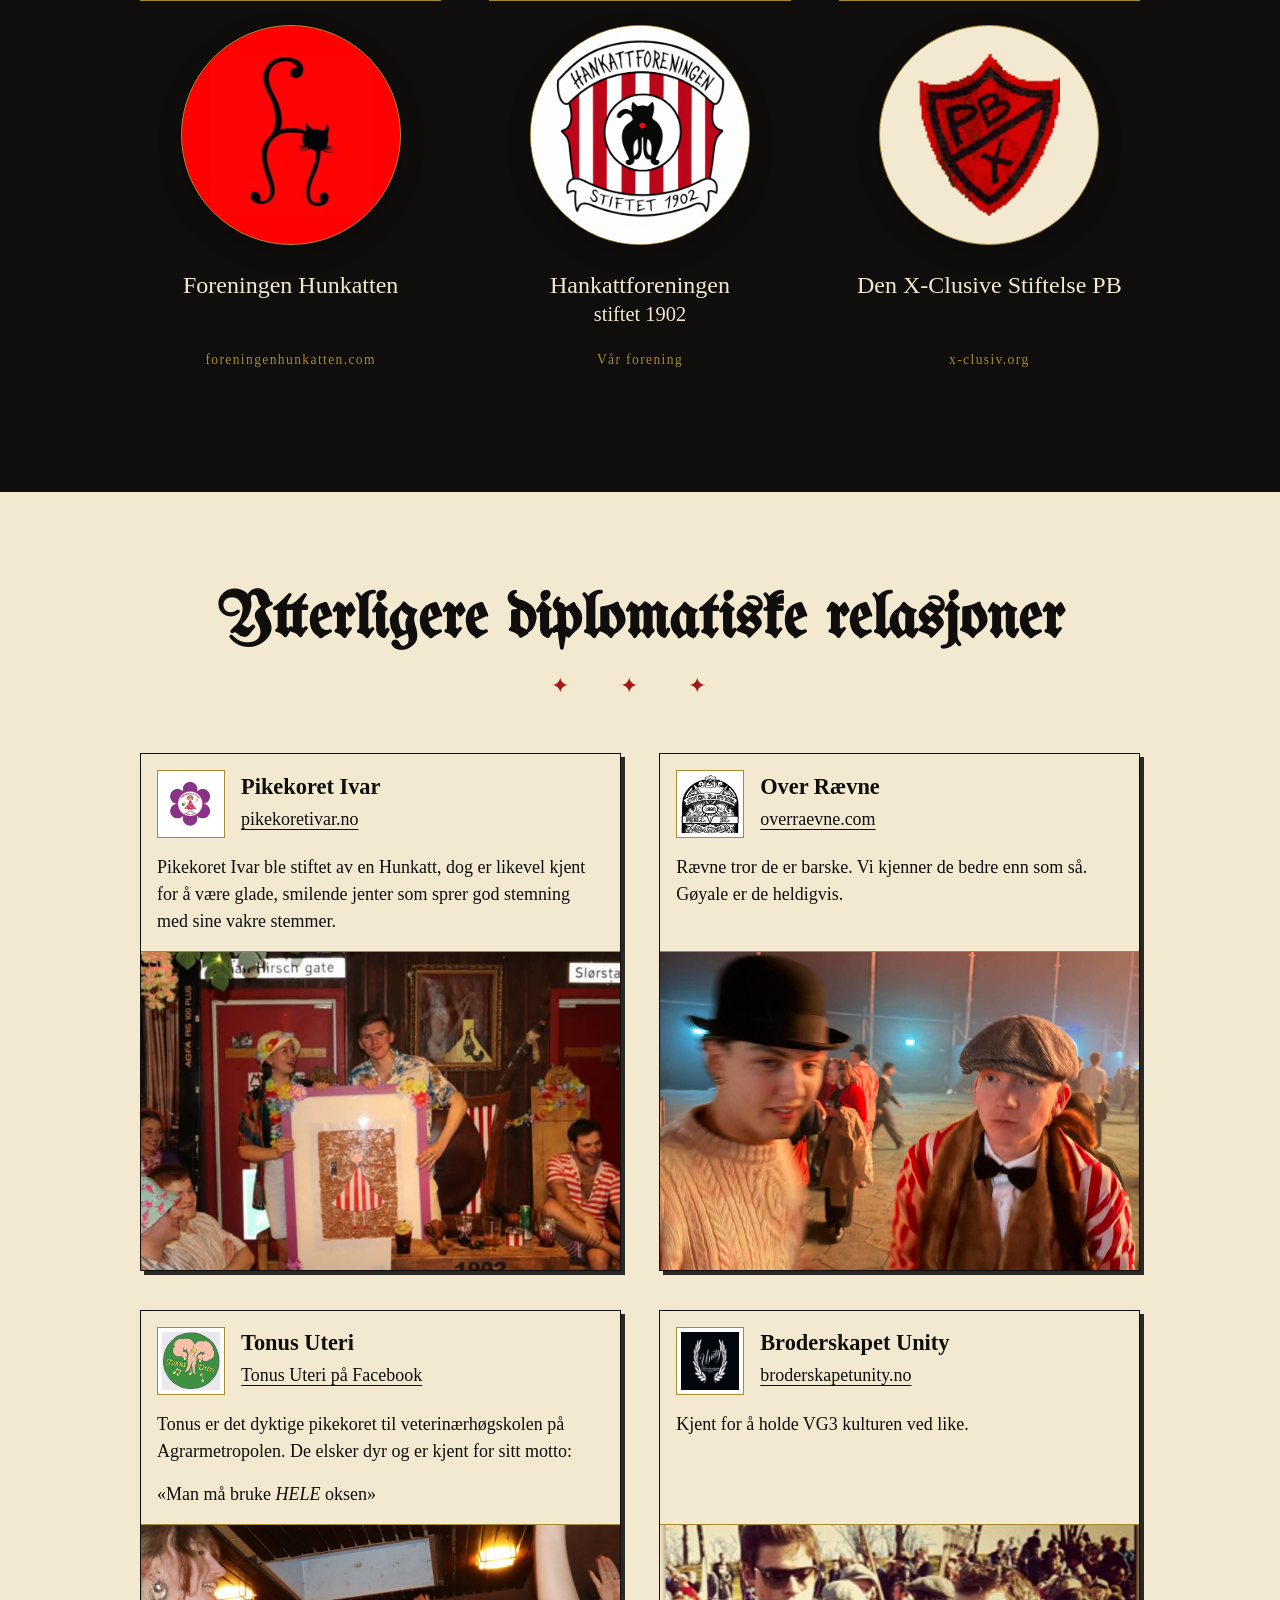
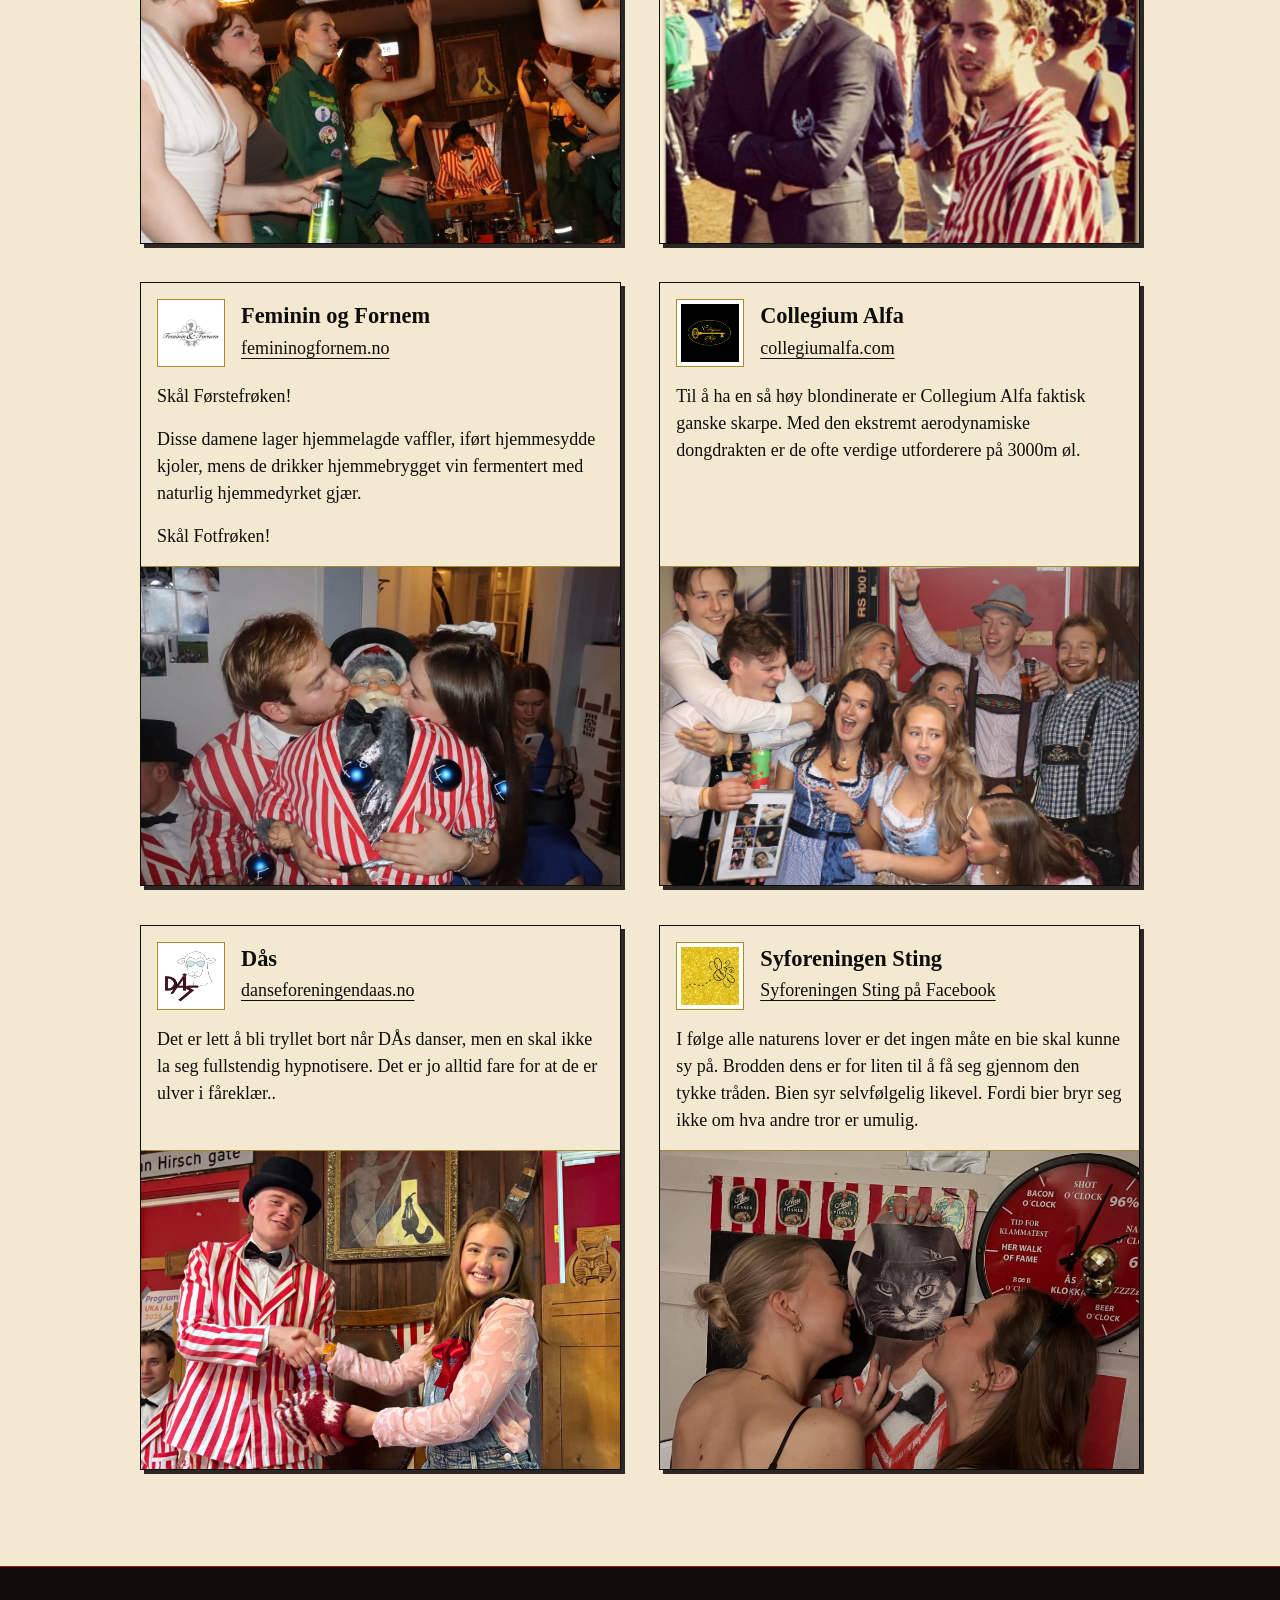
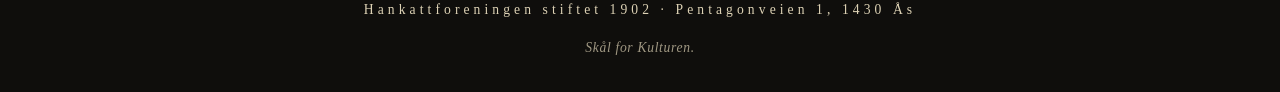
<file: treenighet.html>
<!DOCTYPE html>
<html lang="nb">
<head>
  <meta charset="UTF-8">
  <meta name="viewport" content="width=device-width, initial-scale=1.0">
  <title>Diplomatiske relasjoner – Hankattforeningen stiftet 1902</title>
  <link rel="icon" type="image/svg+xml" href="images/favicon.svg">
  <link rel="preconnect" href="https://fonts.googleapis.com">
  <link rel="preconnect" href="https://fonts.gstatic.com" crossorigin>
  <link href="https://fonts.googleapis.com/css2?family=UnifrakturMaguntia&family=IM+Fell+English:ital@0;1&family=IM+Fell+English+SC&display=swap" rel="stylesheet">
  <link rel="stylesheet" href="css/style.css">
  <link rel="stylesheet" href="css/treenighet.css">
</head>
<body>
  <header>
    <div class="top-ribbon">Faderloftet den <span data-live-date></span>. i det <span data-cultural-year></span>. Kulturelle år</div>
    <nav class="archaic" aria-label="Hovednavigasjon">
      <a href="index.html">Forside</a>
      <a href="om-hankattforeningen.html">Om Hankattforeningen</a>
      <a href="hankatter.html">Hankatter</a>
      <a href="hierarki.html">Hierarki</a>
      <a href="nach-pa-loftet.html">Nach på loftet?</a>
      <a href="treenighet.html">Diplomatiske relasjoner</a>
      <a href="revyarkivet.html">Revyarkivet</a>
      <a href="galleri.html">Galleri</a>
      <a href="kontakt.html">Kontakt</a>
    </nav>
  </header>

  <main>
    <section class="hero stripes">
      <h1 class="page-hero-title">Diplomatiske relasjoner</h1>
    </section>

    <section class="trinity" aria-labelledby="trinity-title">
      <div class="container">
        <h2 class="headline" id="trinity-title">Den Kulturelle Treenighet</h2>
        <div class="ornament" aria-hidden="true">✦ ✦ ✦</div>
        <p class="trinity-intro">Skål Administrerende Direktør! Skål Ærwerdige Formand! Skål FFD!</p>
        <img class="trinity-photo" src="images/Treenigheten.jpg" alt="Tre representanter for Den Kulturelle Treenighet på scenen under UKA i Ås 2026" width="2048" height="1350">

        <div class="trinity-emblems">
          <article class="trinity-member">
            <div class="trinity-logo trinity-logo-hunkatt">
              <img src="images/Hunkattlogo.jpg" alt="Foreningen Hunkattens logo" width="447" height="447">
            </div>
            <h3>Foreningen Hunkatten</h3>
            <a class="trinity-link" href="https://www.foreningenhunkatten.com/" target="_blank" rel="noopener">foreningenhunkatten.com</a>
          </article>
          <article class="trinity-member trinity-member-hankatt">
            <div class="trinity-logo">
              <img src="images/Katteræva-logo.png" alt="Katteræva – Hankattforeningens logo" width="1448" height="1086">
            </div>
            <h3>Hankattforeningen <span>stiftet 1902</span></h3>
            <a class="trinity-link" href="index.html">Vår forening</a>
          </article>
          <article class="trinity-member">
            <div class="trinity-logo trinity-logo-pb">
              <img src="images/pb%20logo.gif" alt="Logoen til Den X-Clusive Stiftelse PB" width="79" height="90">
            </div>
            <h3>Den X-Clusive Stiftelse PB</h3>
            <a class="trinity-link" href="https://x-clusiv.org/" target="_blank" rel="noopener">x-clusiv.org</a>
          </article>
        </div>
      </div>
    </section>

    <section class="content relations" aria-labelledby="relations-title">
      <div class="container">
        <h2 class="headline" id="relations-title">Ytterligere diplomatiske relasjoner</h2>
        <div class="ornament" aria-hidden="true">✦ ✦ ✦</div>
        <div class="relations-grid">
          <article class="relation-card">
            <div class="relation-details">
              <img class="relation-logo" src="images/Ivar-logo.jpg" alt="" width="456" height="438" loading="lazy">
              <div>
                <h3>Pikekoret Ivar</h3>
                <a href="https://www.pikekoretivar.no/">pikekoretivar.no</a>
              </div>
            </div>
            <p class="relation-description">Pikekoret Ivar ble stiftet av en Hunkatt, dog er likevel kjent for å være glade, smilende jenter som sprer god stemning med sine vakre stemmer.</p>
            <img class="relation-photo" src="images/Ivar-relasjon.png" alt="Gruppebilde av Pikekoret IVAR" width="1292" height="896" loading="lazy">
          </article>
          <article class="relation-card">
            <div class="relation-details">
              <img class="relation-logo" src="images/R%C3%A6vnelogo.jpg" alt="" width="447" height="447" loading="lazy">
              <div>
                <h3>Over Rævne</h3>
                <a href="https://www.overraevne.com/">overraevne.com</a>
              </div>
            </div>
            <p class="relation-description">Rævne tror de er barske. Vi kjenner de bedre enn som så. Gøyale er de heldigvis.</p>
            <img class="relation-photo" src="images/R%C3%A6vne%20relasjon.jpg" alt="Bilde av Mannskoret Over Rævne" width="1536" height="2048" loading="lazy">
          </article>
          <article class="relation-card">
            <div class="relation-details">
              <img class="relation-logo" src="images/Tonuslogo.jpg" alt="" width="448" height="446" loading="lazy">
              <div>
                <h3>Tonus Uteri</h3>
                <a href="https://www.facebook.com/tonusuteri">Tonus Uteri på Facebook</a>
              </div>
            </div>
            <p class="relation-description">Tonus er det dyktige pikekoret til veterinærhøgskolen på Agrarmetropolen. De elsker dyr og er kjent for sitt motto:</p>
            <p class="relation-description">«Man må bruke <em>HELE</em> oksen»</p>
            <img class="relation-photo" src="images/Tonus%20relasjon.png" alt="Bilete frå Tonus Uteri" width="856" height="647" loading="lazy">
          </article>
          <article class="relation-card">
            <div class="relation-details">
              <img class="relation-logo" src="images/Unity-logo.png" alt="" width="512" height="512" loading="lazy">
              <div>
                <h3>Broderskapet Unity</h3>
                <a href="https://broderskapetunity.no/">broderskapetunity.no</a>
              </div>
            </div>
            <p class="relation-description">Kjent for å holde VG3 kulturen ved like.</p>
            <img class="relation-photo" src="images/Unity-relasjon.png" alt="Gruppebilde av Broderskapet Unity" width="1285" height="1007" loading="lazy">
          </article>
          <article class="relation-card">
            <div class="relation-details">
              <img class="relation-logo" src="images/FF-logo.jpg" alt="" width="640" height="312" loading="lazy">
              <div>
                <h3>Feminin og Fornem</h3>
                <a href="https://www.femininogfornem.no/">femininogfornem.no</a>
              </div>
            </div>
            <p class="relation-description">Skål Førstefrøken!</p>
            <p class="relation-description">Disse damene lager hjemmelagde vaffler, iført hjemmesydde kjoler, mens de drikker hjemmebrygget vin fermentert med naturlig hjemmedyrket gjær.</p>
            <p class="relation-description">Skål Fotfrøken!</p>
            <img class="relation-photo" src="images/FF-relasjon.jpg" alt="Gruppebilde av Feminin &amp; Fornem" width="2048" height="1366" loading="lazy">
          </article>
          <article class="relation-card">
            <div class="relation-details">
              <img class="relation-logo" src="images/CA-logo.png" alt="" width="447" height="447" loading="lazy">
              <div>
                <h3>Collegium Alfa</h3>
                <a href="https://www.collegiumalfa.com/">collegiumalfa.com</a>
              </div>
            </div>
            <p class="relation-description">Til å ha en så høy blondinerate er Collegium Alfa faktisk ganske skarpe. Med den ekstremt aerodynamiske dongdrakten er de ofte verdige utforderere på 3000m øl.</p>
            <img class="relation-photo" src="images/CA-relasjon.jpg" alt="Gruppebilde av Collegium Alfa" width="2048" height="1366" loading="lazy">
          </article>
          <article class="relation-card">
            <div class="relation-details">
              <img class="relation-logo" src="images/D%C3%85Slogo.png" alt="" width="898" height="864" loading="lazy">
              <div>
                <h3>Dås</h3>
                <a href="https://www.danseforeningendaas.no/">danseforeningendaas.no</a>
              </div>
            </div>
            <p class="relation-description">Det er lett å bli tryllet bort når DÅs danser, men en skal ikke la seg fullstendig hypnotisere. Det er jo alltid fare for at de er ulver i fåreklær..</p>
            <img class="relation-photo" src="images/D%C3%A5s%20relasjon.jpg" alt="Bilete frå Danseforeningen DÅs" width="1536" height="2048" loading="lazy">
          </article>
          <article class="relation-card">
            <div class="relation-details">
              <img class="relation-logo" src="images/Stinglogo.jpg" alt="" width="200" height="200" loading="lazy">
              <div>
                <h3>Syforeningen Sting</h3>
                <a href="https://www.facebook.com/foreningensting/?locale=nb_NO">Syforeningen Sting på Facebook</a>
              </div>
            </div>
            <p class="relation-description">I følge alle naturens lover er det ingen måte en bie skal kunne sy på. Brodden dens er for liten til å få seg gjennom den tykke tråden. Bien syr selvfølgelig likevel. Fordi bier bryr seg ikke om hva andre tror er umulig.</p>
            <img class="relation-photo" src="images/Sting%20relasjon.png" alt="Bilete frå Syforeningen Sting" width="922" height="597" loading="lazy">
          </article>
        </div>
      </div>
    </section>
  </main>

  <footer>
    Hankattforeningen stiftet 1902 · Pentagonveien 1, 1430 Ås
    <div class="stamp">Skål for Kulturen.</div>
  </footer>
  <script src="js/live-date.js"></script>
</body>
</html>
</file>
<file: css/style.css>
:root {
  --red: #A41818;
  --red-deep: #5C1313;
  --paper: #F2E9D0;
  --paper-dim: #DDD2B5;
  --ink: #0F0E0C;
  --ink-soft: #2A2724;
  --gold: #A88A2E;
}

.association-essay {
  max-width: 70ch;
  margin-inline: auto;
  font-size: clamp(1.05rem, 2vw, 1.2rem);
  line-height: 1.85;
  overflow-wrap: break-word;
}

.association-essay .essay-header {
  display: block;
  text-align: center;
  border-bottom: 1px solid var(--gold);
  padding-bottom: 2rem;
  margin-bottom: 3rem;
}

.association-essay p { margin-bottom: 1.25em; }
.association-essay h2 { font-size: clamp(1.8rem, 4vw, 2.5rem); line-height: 1.25; margin: 2.5rem 0 1.5rem; scroll-margin-top: 2rem; }
.association-essay h3 { font-size: 1.35rem; margin: 2rem 0 0.75rem; }
.association-essay ul { padding-left: 1.5rem; margin-bottom: 1.5rem; }
.association-essay .essay-occasion { color: var(--red); font-style: italic; }
.association-essay .essay-byline { font-family: 'IM Fell English SC', serif; }
.text-frame .about-page-title {
  font-family: 'UnifrakturMaguntia', serif;
  font-size: clamp(2.2rem, 5vw, 4rem);
  font-weight: normal;
  line-height: 1.2;
  overflow-wrap: break-word;
}
.association-essay .essay-header h2 { margin-top: 0; }
.essay-contents { display: flex; justify-content: center; flex-wrap: wrap; gap: 0.75rem 2rem; }
.essay-contents a { color: var(--red-deep); text-underline-offset: 0.25em; padding-block: 0.5rem; }
nav.archaic a[aria-current="page"] { border-bottom-color: var(--red); }

* {
  box-sizing: border-box;
  margin: 0;
  padding: 0;
}

html {
  scroll-behavior: smooth;
  background: var(--ink);
}

body {
  font-family: 'IM Fell English', Georgia, serif;
  color: var(--ink);
  background: var(--ink);
  line-height: 1.65;
  font-size: 18px;
  overflow-x: hidden;
}

body > header,
main {
  background: var(--paper);
}

header {
  display: flex;
  flex-direction: column;
  align-items: center;
}

.top-ribbon {
  background: var(--ink);
  color: var(--paper);
  font-family: 'IM Fell English SC', serif;
  font-size: 13px;
  letter-spacing: 0.35em;
  padding: 0.75rem 2rem;
  text-align: center;
  border-bottom: 2px solid var(--red);
}

nav.archaic {
  background: var(--paper);
  border-bottom: 1px solid var(--ink);
  padding: 1rem 2rem;
  display: flex;
  justify-content: center;
  gap: 2rem;
  flex-wrap: wrap;
  font-family: 'IM Fell English SC', serif;
  letter-spacing: 0.15em;
  font-size: 14px;
  width: 100%;
}

nav.archaic a {
  color: var(--ink);
  text-decoration: none;
  border-bottom: 1px solid transparent;
  padding-bottom: 2px;
  transition: border-color 0.2s;
}

nav.archaic a:hover {
  border-bottom-color: var(--red);
}

.hero,
.page-hero {
  min-height: 72vh;
  display: flex;
  flex-direction: column;
  align-items: center;
  justify-content: center;
  text-align: center;
  padding: 4rem 2rem;
  position: relative;
}

.hero > *,
.page-hero > * {
  position: relative;
  z-index: 2;
}

.hero {
  background: var(--paper);
}

.hero.stripes,
.page-hero.stripes {
  background: repeating-linear-gradient(
    to right,
    var(--red) 0,
    var(--red) 56px,
    var(--paper) 56px,
    var(--paper) 112px
  );
}

.hero::before,
.hero.stripes::before,
.page-hero::before {
  content: '';
  position: absolute;
  inset: 0;
  background: radial-gradient(ellipse at center, transparent 30%, rgba(15,14,12,0.25) 100%);
  pointer-events: none;
}

.hero-logo {
    width: 240px;
    height: 240px;
    border-radius: 50%;
    background: var(--paper);
    border: 6px solid var(--ink);
    box-shadow: 0 0 0 12px var(--paper), 0 0 0 13px var(--ink);
    margin-bottom: 2.5rem;
    display: flex;
    align-items: center;
    justify-content: center;
    overflow: hidden;
  }

  .hero-logo svg {
    width: 90%;
    height: 90%;
  }

  .hero-logo-row {
    display: flex;
    align-items: center;
    justify-content: center;
    gap: 2rem;
    flex-wrap: nowrap;
    margin-bottom: 2.5rem;
    max-width: 860px;
    width: 100%;
  }

  .hero-logo-item {
    width: 120px;
    height: 120px;
    border-radius: 50%;
    background: var(--paper);
    border: 6px solid var(--ink);
    box-shadow: 0 0 0 12px var(--paper), 0 0 0 13px var(--ink);
    overflow: hidden;
    display: flex;
    align-items: center;
    justify-content: center;
  }

  .hero-logo-item.center {
    width: 180px;
    height: 180px;
  }

  .hero-logo-item img {
    width: 100%;
    height: 100%;
    object-fit: contain;
    display: block;
  }

  .hero-logo-item img.zoom-fit {
    object-fit: cover;
    transform: scale(2.1);
  }

.circus-ornament {
  color: var(--gold);
  letter-spacing: 0.6em;
  font-size: 1.1rem;
  margin: 1rem 0;
}

.circus-frame {
  width: 220px;
  height: 220px;
  border-radius: 50%;
  background: var(--paper);
  border: 3px solid var(--ink);
  outline: 3px dashed var(--gold);
  outline-offset: 7px;
  display: flex;
  align-items: center;
  justify-content: center;
  overflow: hidden;
  margin: 0.5rem 0 2rem;
}

.circus-frame img {
  width: 100%;
  height: 100%;
  object-fit: contain;
}

.circus-frame .circus-emblem {
  clip-path: circle(35.2% at 52% 50.3%);
  transform: translate(-2.7%, -0.4%) scale(1.36);
}

.circus-banner {
  background: var(--ink);
  color: var(--paper);
  font-family: 'UnifrakturMaguntia', serif;
  font-size: clamp(1.8rem, 4vw, 2.8rem);
  padding: 0.7rem 3.5rem;
  clip-path: polygon(0 0, 100% 0, 92% 50%, 100% 100%, 0 100%, 8% 50%);
  margin-bottom: 1rem;
}

.page-hero-title {
  background: var(--paper);
  color: var(--ink);
  display: inline-block;
  padding: 0.75rem 2.5rem;
  border: 1px solid var(--ink);
  box-shadow: 0 0 0 4px var(--paper);
  margin-bottom: 1.5rem;
}

.hero-est {
  font-family: 'IM Fell English SC', serif;
  font-size: 1.3rem;
  letter-spacing: 0.6em;
  color: var(--ink);
  margin-bottom: 2rem;
  background: var(--paper);
  padding: 0.5rem 1.5rem;
  display: inline-block;
  border-top: 1px solid var(--ink);
  border-bottom: 1px solid var(--ink);
}

.hero-motto,
.hero p.lead,
.page-hero p.lead {
  font-style: italic;
  font-size: 1.25rem;
  max-width: 640px;
  background: var(--paper);
  border: 1px solid var(--ink);
  padding: 1.25rem 2rem;
  position: relative;
}

.hero-motto::before,
.hero-motto::after,
.hero p.lead::before,
.hero p.lead::after,
.page-hero p.lead::before,
.page-hero p.lead::after {
  content: '✦';
  position: absolute;
  top: 50%;
  transform: translateY(-50%);
  color: var(--red);
  font-size: 1rem;
}

.hero-motto::before,
.hero p.lead::before,
.page-hero p.lead::before {
  left: 0.7rem;
}

.hero-motto::after,
.hero p.lead::after,
.page-hero p.lead::after {
  right: 0.7rem;
}

.hero-attrib,
.page-hero .hero-attrib {
  font-family: 'IM Fell English SC', serif;
  font-size: 0.85rem;
  letter-spacing: 0.3em;
  margin-top: 1.5rem;
  color: var(--ink);
  background: var(--paper);
  padding: 0.4rem 1rem;
}

.hero-attrib.long,
.page-hero .hero-attrib.long {
  letter-spacing: 0.05em;
  max-width: 480px;
  padding: 0.75rem 1.5rem;
  line-height: 1.5;
  text-align: center;
}

.hero-note {
  margin-top: 2rem;
  font-size: 1rem;
  letter-spacing: 0.18em;
  color: var(--ink);
  font-family: 'IM Fell English', serif;
}

section.content,
.page-main-section {
  padding: 6rem 2rem;
}

.section-dark {
  background: var(--ink);
  color: var(--paper);
}

.container {
  max-width: 1100px;
  margin: 0 auto;
}

h2.headline {
  font-family: 'UnifrakturMaguntia', serif;
  font-size: clamp(2.5rem, 5vw, 4rem);
  text-align: center;
  margin-bottom: 1rem;
  line-height: 1;
}

.ornament {
  text-align: center;
  margin-bottom: 3rem;
  font-size: 1.4rem;
  color: var(--red);
  letter-spacing: 1em;
}

.section-dark .ornament,
.page-hero .ornament {
  color: var(--gold);
}

.about-grid {
  display: grid;
  grid-template-columns: 320px 1fr;
  gap: 4rem;
  align-items: start;
}

.hirsch-frame {
  background: var(--paper);
  padding: 1rem;
  border: 1px solid var(--gold);
  box-shadow: 0 0 0 4px var(--ink), 0 0 0 5px var(--gold);
}

.text-frame {
  background: var(--paper);
  color: var(--ink);
  padding: 2rem 2.5rem;
  border: 1px solid var(--gold);
  box-shadow: 0 0 0 4px var(--ink), 0 0 0 5px var(--gold);
  max-width: 720px;
  margin: 0 auto;
}

.text-frame h1,
.text-frame .hero-note {
  color: var(--ink);
}

.hirsch-portrait {
  aspect-ratio: 3 / 4;
  background: linear-gradient(180deg, #4a4032 0%, #2d2720 100%);
  overflow: hidden;
}

.hirsch-portrait img {
  width: 100%;
  height: 100%;
  object-fit: cover;
  display: block;
}

.hirsch-caption {
  margin-top: 1rem;
  text-align: center;
  font-family: 'IM Fell English SC', serif;
  letter-spacing: 0.2em;
  font-size: 0.85rem;
  color: var(--ink);
}

.about-text p {
  margin-bottom: 1.4rem;
  font-size: 1.1rem;
}

.about-text .first-letter::first-letter {
  font-family: 'UnifrakturMaguntia', serif;
  font-size: 4rem;
  float: left;
  line-height: 0.9;
  margin: 0.4rem 0.6rem 0 0;
  color: var(--red);
}

.skol-cry {
  text-align: center;
  margin-top: 3rem;
  padding: 1.5rem;
  border-top: 1px solid var(--gold);
  border-bottom: 1px solid var(--gold);
  font-family: 'IM Fell English SC', serif;
  font-size: 1.1rem;
  letter-spacing: 0.4em;
  color: var(--gold);
}

.members-section {
  background: var(--paper);
}

.members-grid {
  display: grid;
  grid-template-columns: repeat(auto-fill, minmax(220px, 1fr));
  gap: 2.5rem 1.5rem;
}

.member {
  text-align: center;
  position: relative;
}

.member-portrait {
  width: 140px;
  height: 140px;
  margin: 0 auto 0.75rem;
  background: var(--ink);
  border-radius: 50%;
  display: flex;
  align-items: center;
  justify-content: center;
  color: var(--paper-dim);
  font-family: 'IM Fell English SC', serif;
  letter-spacing: 0.1em;
  font-size: 0.7rem;
  border: 3px solid var(--paper);
  box-shadow: 0 0 0 1px var(--ink);
  overflow: hidden;
  position: relative;
}

  .member-portrait img {
    width: 100%;
    height: 100%;
    object-fit: cover;
    display: block;
  }

  .member-portrait img.face-top {
    object-position: center 20%;
  }

.member-name {
  font-style: italic;
  font-size: 1.05rem;
}

.members-disclaimer {
  text-align: center;
  margin-top: 3rem;
  font-style: italic;
  color: var(--ink-soft);
  font-size: 0.9rem;
}

.member-group {
  margin-bottom: 4rem;
}

.group-title {
  font-family: 'IM Fell English SC', serif;
  font-size: 1.2rem;
  letter-spacing: 0.2em;
  text-align: center;
  margin-bottom: 2rem;
  color: var(--red);
}

.group-grid {
  display: grid;
  grid-template-columns: repeat(auto-fit, minmax(200px, 1fr));
  gap: 2rem;
  justify-items: center;
}

.group-grid.single {
  grid-template-columns: 1fr;
}

.group-grid.triple {
  grid-template-columns: repeat(3, 1fr);
  max-width: 800px;
  margin: 0 auto;
}

.group-grid.five {
  grid-template-columns: repeat(auto-fit, minmax(180px, 1fr));
}

.group-grid.two {
  grid-template-columns: repeat(2, 1fr);
  max-width: 600px;
  margin: 0 auto;
}

.hierarchy {
  background: var(--ink);
  color: var(--paper);
  padding: 6rem 2rem;
  text-align: center;
}

.hierarchy-tree {
  margin: 3rem auto 0;
  max-width: 700px;
}

.h-level {
  padding: 1rem;
  margin-bottom: 0.75rem;
  border: 1px solid var(--gold);
  background: rgba(168,138,46,0.08);
  font-family: 'IM Fell English SC', serif;
  letter-spacing: 0.2em;
}

.h-level.top {
  background: var(--red);
  border-color: var(--red);
  color: var(--paper);
  font-size: 1.2rem;
  padding: 1.5rem;
}

.h-level small {
  display: block;
  font-family: 'IM Fell English', serif;
  letter-spacing: 0.05em;
  font-style: italic;
  font-size: 0.85rem;
  color: var(--paper-dim);
  margin-top: 0.4rem;
  text-transform: none;
}

.h-level.top small {
  color: rgba(242,233,208,0.8);
}

.h-arrow {
  color: var(--gold);
  margin: 0.4rem 0;
  font-size: 1.3rem;
}

.traditions,
.archive,
.contact,
.trinity {
  padding: 6rem 2rem;
}

.traditions {
  background: var(--paper);
}

.scrapbook {
  display: grid;
  grid-template-columns: repeat(12, 1fr);
  gap: 1.5rem;
  margin-top: 3rem;
}

.scrap {
  background: var(--paper);
  border: 1px solid var(--ink);
  padding: 1.25rem;
  box-shadow: 4px 4px 0 var(--ink-soft);
  position: relative;
}

.scrap-1 { grid-column: 1 / 6; transform: rotate(-1.5deg); }
.scrap-2 { grid-column: 7 / 13; transform: rotate(1deg); margin-top: 2rem; }
.scrap-3 { grid-column: 2 / 7; transform: rotate(0.8deg); margin-top: 1rem; }
.scrap-4 { grid-column: 8 / 12; transform: rotate(-0.8deg); }

.scrap-img {
  aspect-ratio: 4 / 3;
  background: var(--ink);
  margin-bottom: 0.75rem;
  background-image: linear-gradient(135deg, #2a2724 0%, #1a1714 100%);
  display: flex;
  align-items: center;
  justify-content: center;
  color: var(--paper-dim);
  font-family: 'IM Fell English SC', serif;
  font-size: 0.7rem;
  letter-spacing: 0.2em;
  text-align: center;
  padding: 1rem;
}

.scrap h3 {
  font-family: 'IM Fell English SC', serif;
  letter-spacing: 0.2em;
  font-size: 1.05rem;
  margin-bottom: 0.5rem;
}

.scrap p {
  font-size: 0.95rem;
  font-style: italic;
}

.scrap-tape {
  position: absolute;
  width: 80px;
  height: 24px;
  background: rgba(168,138,46,0.4);
  top: -12px;
  left: 50%;
  transform: translateX(-50%);
}

.trinity {
  background: var(--ink);
  color: var(--paper);
  text-align: center;
}

.trinity-graphic {
  display: flex;
  justify-content: center;
  align-items: center;
  gap: 4rem;
  margin: 3rem 0;
  flex-wrap: wrap;
}

.trinity-circle {
  width: 180px;
  height: 180px;
  border: 2px solid var(--gold);
  border-radius: 50%;
  display: flex;
  flex-direction: column;
  align-items: center;
  justify-content: center;
  padding: 1rem;
  font-family: 'IM Fell English SC', serif;
  letter-spacing: 0.15em;
  font-size: 0.75rem;
  line-height: 1.4;
}

.trinity-circle.center {
  background: var(--red);
  border-color: var(--red);
  transform: scale(1.15);
  color: var(--paper);
}

.trinity-item {
  display: flex;
  flex-direction: column;
  align-items: center;
  gap: 1rem;
}

.trinity-link {
  color: var(--gold);
  font-family: 'IM Fell English SC', serif;
  letter-spacing: 0.1em;
  font-size: 0.85rem;
  text-decoration: none;
  border-bottom: 1px solid transparent;
  transition: border-color 0.2s;
}

.trinity-link:hover {
  border-bottom-color: var(--gold);
}

.archive {
  background: var(--paper);
}

.archive-grid {
  display: grid;
  grid-template-columns: repeat(auto-fit, minmax(200px, 1fr));
  gap: 1rem;
  margin-top: 3rem;
}

.archive-card {
  aspect-ratio: 3 / 4;
  background: linear-gradient(135deg, #2a2724, #1a1714);
  color: var(--paper-dim);
  padding: 1.5rem 1rem;
  text-align: center;
  display: flex;
  flex-direction: column;
  justify-content: space-between;
  border: 1px solid var(--ink);
  font-family: 'IM Fell English SC', serif;
  letter-spacing: 0.2em;
  font-size: 0.8rem;
}

.archive-card .year {
  font-size: 2rem;
  font-family: 'UnifrakturMaguntia', serif;
  color: var(--paper);
  letter-spacing: 0;
}

.archive-card .desc {
  font-style: italic;
  font-size: 0.7rem;
  text-transform: none;
  letter-spacing: 0.05em;
  line-height: 1.5;
  color: var(--paper-dim);
}

.archive-note {
  text-align: center;
  margin-top: 3rem;
  font-style: italic;
  font-size: 1rem;
  max-width: 700px;
  margin-left: auto;
  margin-right: auto;
  color: var(--ink-soft);
  border-top: 1px solid var(--ink-soft);
  padding-top: 2rem;
}

.contact {
  background: var(--ink);
  color: var(--paper);
  text-align: center;
}

.contact-card {
  max-width: 600px;
  margin: 3rem auto 0;
  border: 1px solid var(--gold);
  padding: 3rem 2rem;
  background: rgba(168,138,46,0.04);
}

.contact-row {
  margin-bottom: 1.5rem;
}

.contact-label {
  font-family: 'IM Fell English SC', serif;
  letter-spacing: 0.3em;
  font-size: 0.8rem;
  color: var(--gold);
  margin-bottom: 0.3rem;
}

.contact-value {
  font-size: 1.15rem;
  font-style: italic;
}

footer {
  background: var(--ink);
  color: var(--paper-dim);
  padding: 2rem;
  text-align: center;
  font-size: 0.85rem;
  border-top: 1px solid var(--red);
  font-family: 'IM Fell English SC', serif;
  letter-spacing: 0.3em;
}

footer .stamp {
  margin-top: 1rem;
  font-style: italic;
  letter-spacing: 0.05em;
  font-family: 'IM Fell English', serif;
  color: var(--paper-dim);
  opacity: 0.7;
}

.link-grid {
  display: grid;
  grid-template-columns: repeat(auto-fit, minmax(min(300px, 100%), 1fr));
  gap: 1.5rem;
  margin-top: 3rem;
}

.link-card {
  min-width: 0;
  background: var(--paper);
  border: 1px solid var(--ink);
  padding: 1.5rem 2rem;
  display: flex;
  flex-direction: column;
  gap: 0.5rem;
  box-shadow: 4px 4px 0 var(--ink-soft);
}

.link-card h3 {
  font-family: 'IM Fell English SC', serif;
  letter-spacing: 0.06em;
  line-height: 1.35;
  overflow-wrap: anywhere;
  hyphens: auto;
  margin: 0;
}

.link-card a {
  font-family: 'IM Fell English SC', serif;
  letter-spacing: 0.06em;
  overflow-wrap: anywhere;
  color: var(--ink);
  text-decoration: none;
  border-bottom: 1px solid transparent;
}

.link-card a:hover {
  border-bottom-color: var(--red);
}

@media (max-width: 768px) {
  body { overflow-wrap: break-word; }

  .top-ribbon {
    width: 100%;
    padding: 0.65rem 1rem;
    letter-spacing: 0.12em;
    line-height: 1.7;
  }

  nav.archaic {
    gap: 0.15rem 0.75rem;
    padding: 0.5rem 1rem;
    font-size: 14px;
    letter-spacing: 0.06em;
  }

  nav.archaic a {
    display: inline-flex;
    align-items: center;
    justify-content: center;
    min-height: 44px;
    padding: 0.5rem 0.35rem;
    text-align: center;
    max-width: 100%;
  }

  nav.archaic a:focus-visible {
    outline: 2px solid var(--red);
    outline-offset: 2px;
  }

  main .hero,
  main .page-hero {
    min-height: 0;
    padding: 2.5rem 1.25rem;
  }

  .hero > *,
  .page-hero > * {
    max-width: 100%;
    min-width: 0;
  }

  .page-hero-title {
    font-size: clamp(1.8rem, 6vw, 2.5rem);
    padding: 0.65rem 1rem;
    line-height: 1.25;
    overflow-wrap: anywhere;
  }

  .hero p.lead,
  .page-hero p.lead,
  .hero-motto {
    font-size: 1.1rem;
    padding: 1rem 1.75rem;
  }

  .hero-attrib,
  .hero-est,
  .hero-note {
    letter-spacing: 0.1em;
  }

  .hero-logo-row { gap: 1.25rem; }
  .hero-logo-item {
    width: clamp(56px, 16vw, 100px);
    height: auto;
    aspect-ratio: 1;
    flex-shrink: 0;
    border-width: 3px;
    box-shadow: 0 0 0 6px var(--paper), 0 0 0 7px var(--ink);
  }
  .hero-logo-item.center { width: clamp(88px, 26vw, 150px); height: auto; }

  .circus-frame { width: 180px; height: 180px; }
  .circus-banner {
    font-size: clamp(1.5rem, 5.8vw, 2.5rem);
    padding: 0.75rem 1.5rem;
  }

  section.content,
  .page-main-section,
  .hierarchy,
  .traditions,
  .archive,
  .contact,
  .trinity {
    padding: 3rem 1.25rem;
  }

  h2.headline {
    font-size: clamp(2rem, 7vw, 2.75rem);
    line-height: 1.15;
    overflow-wrap: anywhere;
    hyphens: auto;
  }

  .ornament {
    font-size: 1.05rem;
    letter-spacing: 0.18em;
    margin-bottom: 2rem;
  }

  .group-title {
    font-size: 1.1rem;
    letter-spacing: 0.1em;
    line-height: 1.4;
    margin-bottom: 1.5rem;
  }

  .group-grid,
  .group-grid.two,
  .group-grid.triple,
  .group-grid.five,
  .members-grid {
    grid-template-columns: repeat(2, minmax(0, 1fr));
    gap: 2rem 1rem;
  }

  .group-grid.single { grid-template-columns: minmax(0, 1fr); }
  .member-group { margin-bottom: 2.75rem; }
  .member-group:last-child { margin-bottom: 0; }
  .member { min-width: 0; width: 100%; }
  .member-portrait {
    width: min(132px, 100%);
    height: auto;
    aspect-ratio: 1;
  }
  .member-title { font-size: 1rem; line-height: 1.4; }
  .member-name { font-size: 1rem; line-height: 1.4; margin-top: 0.25rem; }

  .about-grid { grid-template-columns: 1fr; gap: 2rem; }
  .hirsch-frame { max-width: 280px; margin: 0 auto; }
  .text-frame { padding: 1.5rem; }
  .text-frame h1 { font-size: clamp(1.5rem, 6vw, 2rem); line-height: 1.3; }
  .h-level { letter-spacing: 0.1em; }
  .h-level.top { padding: 1rem; font-size: 1.1rem; }
  .skol-cry { padding: 1.25rem 0.5rem; letter-spacing: 0.15em; }
  .contact-card { padding: 1.5rem 1rem; margin-top: 2rem; }
  .contact-value { overflow-wrap: anywhere; }
  .contact-label { letter-spacing: 0.15em; }
  .trinity-item { max-width: 100%; }
  .trinity-link { overflow-wrap: anywhere; padding-block: 0.75rem; }
  .link-grid { grid-template-columns: repeat(auto-fit, minmax(min(300px, 100%), 1fr)); }
  .link-card { min-width: 0; padding: 1.5rem; }
  .link-card h3 { letter-spacing: 0.04em; }
  .link-card a { padding-block: 0.5rem; }
  footer { padding: 1.5rem 1.25rem; letter-spacing: 0.1em; }
  .scrapbook { grid-template-columns: 1fr; }
  .scrap-1,
  .scrap-2,
  .scrap-3,
  .scrap-4 {
    grid-column: 1;
    transform: none;
    margin-top: 0;
  }
  .hero.stripes,
  .page-hero.stripes {
    background: repeating-linear-gradient(
      to right,
      var(--red) 0,
      var(--red) 32px,
      var(--paper) 32px,
      var(--paper) 64px
    );
  }
}

@media (max-width: 359px) {
  .group-grid,
  .group-grid.two,
  .group-grid.triple,
  .group-grid.five,
  .members-grid {
    grid-template-columns: minmax(0, 1fr);
  }
}

@media (prefers-reduced-motion: reduce) {
  html { scroll-behavior: auto; }
}
</file>
<file: css/galleri.css>
.gallery {
  border-bottom: 1px solid var(--gold);
  padding: clamp(2rem, 5vw, 5rem) clamp(1rem, 4vw, 3rem);
}

.gallery-inner {
  max-width: 1260px;
  margin-inline: auto;
}

.gallery-heading {
  display: flex;
  flex-wrap: wrap;
  align-items: center;
  justify-content: space-between;
  gap: 1rem;
  border-bottom: 1px solid var(--gold);
  margin-bottom: 1.25rem;
  padding-bottom: 1rem;
}

.gallery-heading h1 {
  font-family: 'UnifrakturMaguntia', serif;
  font-size: clamp(3.5rem, 9vw, 7.5rem);
  font-weight: normal;
  line-height: 1;
}

.gallery-button {
  min-height: 44px;
  padding: 0.4rem 0.85rem;
  border: 1px solid var(--gold);
  background: var(--ink);
  color: var(--paper);
  font: inherit;
  cursor: pointer;
}

.gallery-button:hover {
  background: var(--paper);
  color: var(--ink);
}

.gallery-button:focus-visible,
.gallery-photo:focus-visible {
  outline: 2px solid var(--paper);
  outline-offset: 3px;
}

.gallery-featured {
  display: grid;
  grid-template-columns: 2fr 1fr;
  grid-template-rows: repeat(2, minmax(0, 1fr));
  gap: 0.75rem;
  aspect-ratio: 2 / 1;
  margin-bottom: 0.75rem;
}

.gallery-featured .gallery-photo:first-child {
  grid-row: span 2;
}

.gallery-photo {
  display: block;
  border: 1px solid var(--gold);
  overflow: hidden;
  cursor: zoom-in;
}

.gallery-photo img {
  display: block;
  width: 100%;
  height: auto;
}

.gallery-featured img {
  height: 100%;
  object-fit: cover;
}

.gallery-grid {
  columns: 4 210px;
  column-gap: 0.75rem;
}

.gallery-grid .gallery-photo {
  break-inside: avoid;
  margin-bottom: 0.75rem;
}

html:has(.gallery-viewer[open]) {
  overflow: hidden;
}

.gallery-viewer {
  position: fixed;
  inset: 0;
  margin: auto;
  width: min(94vw, 1100px);
  max-width: none;
  max-height: 96dvh;
  border: 1px solid var(--gold);
  padding: clamp(0.5rem, 2vw, 1rem);
  background: var(--ink);
  color: var(--paper);
}

.gallery-viewer::backdrop {
  background: rgb(15 14 12 / 93%);
}

.gallery-close {
  display: block;
  margin: 0 0 0.5rem auto;
}

.gallery-full-image {
  display: block;
  width: 100%;
  height: min(68dvh, 760px);
  object-fit: contain;
}

.gallery-controls {
  display: flex;
  justify-content: center;
  align-items: center;
  gap: clamp(0.35rem, 2vw, 1rem);
  margin-top: 0.5rem;
}

.gallery-arrow {
  min-width: 44px;
  font-size: 1.5rem;
  line-height: 1;
}

.gallery-position {
  min-width: 5ch;
  text-align: center;
}

@media (max-width: 620px) {
  .gallery-featured {
    grid-template: auto / repeat(2, minmax(0, 1fr));
    aspect-ratio: auto;
  }

  .gallery-featured .gallery-photo:first-child {
    grid-area: 1 / 1 / 2 / -1;
  }

  .gallery-featured .gallery-photo {
    aspect-ratio: 4 / 3;
  }

  .gallery-featured .gallery-photo:first-child {
    aspect-ratio: 3 / 2;
  }

  .gallery-grid {
    columns: 2;
  }
}
</file>
<file: css/revyarkivet.css>
nav.archaic a[aria-current="page"] {
  border-bottom-color: var(--red);
}

.revue-hero {
  min-height: 55vh;
}

.revue-hero .page-hero-title {
  font-family: 'IM Fell English', Georgia, serif;
  font-size: clamp(2.8rem, 8vw, 5.5rem);
  font-weight: normal;
  line-height: 1.15;
  padding-inline: clamp(1rem, 5vw, 3rem);
  max-width: 100%;
  overflow-wrap: anywhere;
}

.revue-collection {
  padding: 3rem 2rem 4rem;
}

.revue-note {
  max-width: 760px;
  margin: 0 auto 2.5rem;
  text-align: center;
  color: var(--paper-dim);
}

.revue-history {
  max-width: 850px;
  margin: 0 auto 2.5rem;
  padding: 0 0 1.5rem;
  border-bottom: 1px solid var(--gold);
}

.revue-history h2 {
  font-weight: normal;
  font-size: clamp(1.5rem, 3vw, 2rem);
  line-height: 1.25;
}

.revue-history-byline {
  margin: 0.5rem 0 1rem;
  color: var(--paper-dim);
  font-style: italic;
  font-size: 0.95rem;
}

.revue-history-intro,
.revue-history-text {
  max-width: 70ch;
}

.revue-history-more summary {
  width: fit-content;
  margin-top: 0.5rem;
  padding: 0.65rem 0;
  color: var(--paper);
  font-family: 'IM Fell English SC', serif;
  text-decoration: underline;
  text-underline-offset: 0.25em;
  cursor: pointer;
}

.revue-history-more summary:hover,
.revue-history-skip:hover {
  color: var(--gold);
}

.revue-history-text p {
  margin: 0.75rem 0 1.25rem;
}

.revue-history-skip {
  display: inline-block;
  padding: 0.5rem 0;
  color: var(--paper);
  text-underline-offset: 0.25em;
}

.revue-grid {
  display: grid;
  grid-template-columns: repeat(2, minmax(0, 1fr));
  gap: 1.5rem;
  align-items: start;
  scroll-margin-top: 1.5rem;
}

.revue-entry {
  padding: 1.75rem 2rem 2rem;
  background: var(--paper);
  color: var(--ink);
  border-top: 4px solid var(--red);
  overflow-wrap: anywhere;
  scroll-margin-top: 2rem;
}

.revue-entry:target {
  outline: 2px solid var(--gold);
  outline-offset: 4px;
}

.revue-entry-heading {
  display: flex;
  align-items: center;
  justify-content: space-between;
  gap: 1rem;
  padding-bottom: 1rem;
  border-bottom: 1px solid var(--paper-dim);
  margin-bottom: 1.25rem;
}

.revue-year {
  font-family: 'IM Fell English SC', serif;
  font-size: 0.85rem;
  letter-spacing: 0.08em;
  color: var(--red-deep);
}

.revue-year span {
  font-family: 'UnifrakturMaguntia', serif;
  font-size: 2.5rem;
  line-height: 1;
  letter-spacing: 0;
  display: inline-block;
  margin-right: 0.45rem;
}

.revue-permalink {
  display: inline-flex;
  align-items: center;
  justify-content: center;
  width: 44px;
  height: 44px;
  flex-shrink: 0;
  color: var(--red-deep);
  text-decoration: none;
  font-size: 1.4rem;
}

.revue-permalink:hover {
  background: var(--paper-dim);
}

.revue-entry h3 {
  font-weight: normal;
  font-size: clamp(1.5rem, 3vw, 2rem);
  line-height: 1.2;
}

.revue-comment {
  margin-top: 1rem;
  font-size: 1rem;
}

.revue-press {
  border-top: 1px solid var(--paper-dim);
  margin-top: 1.5rem;
}

.revue-press h4 {
  font-family: 'IM Fell English SC', serif;
  color: var(--red-deep);
  padding: 0.75rem 0;
  letter-spacing: 0.08em;
  font-size: 1rem;
  font-weight: normal;
}

.revue-press blockquote {
  border-left: 2px solid var(--red);
  padding-left: 1rem;
  margin-top: 0.25rem;
  font-style: italic;
  font-size: 1rem;
}

.revue-image {
  margin: 0 0 1.5rem;
}

.revue-image img {
  display: block;
  width: 100%;
  height: auto;
}

.revue-image figcaption {
  font-size: 0.85rem;
  margin-top: 0.5rem;
  font-style: italic;
}

.revue-page :focus-visible {
  outline: 3px solid var(--gold);
  outline-offset: 4px;
}

@media (max-width: 680px) {
  .revue-grid {
    grid-template-columns: 1fr;
  }

  .revue-hero,
  .revue-collection {
    padding-inline: 1.25rem;
  }

  .revue-entry {
    padding: 1.5rem;
  }

}

@media (prefers-reduced-motion: reduce) {
  html {
    scroll-behavior: auto;
  }
}
</file>
<file: css/treenighet.css>
.trinity-photo {
  display: block;
  width: min(100%, 720px);
  height: auto;
  margin: 2rem auto 0;
  border: 1px solid var(--gold);
}

.trinity-emblems {
  display: grid;
  grid-template-columns: repeat(3, minmax(0, 1fr));
  gap: clamp(1.5rem, 4vw, 3rem);
  max-width: 1000px;
  margin: 3rem auto 1rem;
}

.trinity-member {
  display: flex;
  flex-direction: column;
  align-items: center;
  min-width: 0;
  padding-top: 1.5rem;
  border-top: 1px solid var(--gold);
}

.trinity-logo {
  display: flex;
  align-items: center;
  justify-content: center;
  width: min(100%, 220px);
  aspect-ratio: 1;
  padding: 1.75rem;
  border-radius: 50%;
  overflow: hidden;
  background: #fff;
  border: 1px solid var(--gold);
  box-shadow: 0 8px 24px rgb(0 0 0 / 20%);
}

.trinity-logo img {
  display: block;
  width: 100%;
  height: 100%;
  object-fit: contain;
}

.trinity-logo-hunkatt { background: #f00; }
.trinity-member-hankatt .trinity-logo img { transform: scale(1.8); }
.trinity-logo-pb { background: var(--paper); }

.trinity-member h3 {
  margin: 1.5rem 0 0.75rem;
  font-family: 'IM Fell English SC', serif;
  font-size: clamp(1.2rem, 2vw, 1.5rem);
  font-weight: normal;
  line-height: 1.35;
}

.trinity-member h3 span { display: block; font-size: 0.85em; }
.trinity-member .trinity-link {
  margin-top: auto;
  padding-block: 0.5rem;
  overflow-wrap: anywhere;
  max-width: 100%;
}
.trinity-member .trinity-link:focus-visible {
  outline: 2px solid var(--gold);
  outline-offset: 4px;
}

@media (max-width: 700px) {
  .trinity-emblems { grid-template-columns: 1fr; gap: 2.5rem; max-width: 320px; }
  .trinity-member h3 { font-size: 1.5rem; }
}

.trinity-intro {
  max-width: 620px;
  margin: 0 auto;
  font-style: italic;
  font-size: 1.1rem;
}

.relations-grid {
  display: grid;
  grid-template-columns: repeat(2, minmax(0, 1fr));
  gap: clamp(1.25rem, 3vw, 2.5rem);
  margin: 2rem auto 0;
  max-width: 1000px;
}

.relation-card {
  display: flex;
  flex-direction: column;
  min-width: 0;
  background: var(--paper);
  border: 1px solid var(--ink);
  box-shadow: 4px 4px 0 var(--ink-soft);
}

.relation-photo {
  display: block;
  width: 100%;
  height: auto;
  aspect-ratio: 3 / 2;
  object-fit: cover;
  margin-top: auto;
  border-top: 1px solid var(--gold);
}

.relation-description {
  margin: 0 1rem 1rem;
  line-height: 1.5;
}

.relation-details {
  display: grid;
  grid-template-columns: 4.25rem minmax(0, 1fr);
  align-items: center;
  gap: 1rem;
  padding: 1rem;
}

.relation-details-without-logo {
  grid-template-columns: minmax(0, 1fr);
}

.relation-logo {
  display: block;
  width: 100%;
  height: 4.25rem;
  padding: 0.25rem;
  object-fit: contain;
  background: #fff;
  border: 1px solid var(--gold);
}

.relation-details h3 {
  margin: 0 0 0.25rem;
  font-family: 'IM Fell English SC', serif;
  font-size: 1.4rem;
  line-height: 1.2;
}

.relation-details a {
  color: var(--ink);
  overflow-wrap: anywhere;
  text-underline-offset: 0.2em;
}

@media (max-width: 700px) {
  .relations-grid { grid-template-columns: 1fr; max-width: 500px; }
}
</file>
